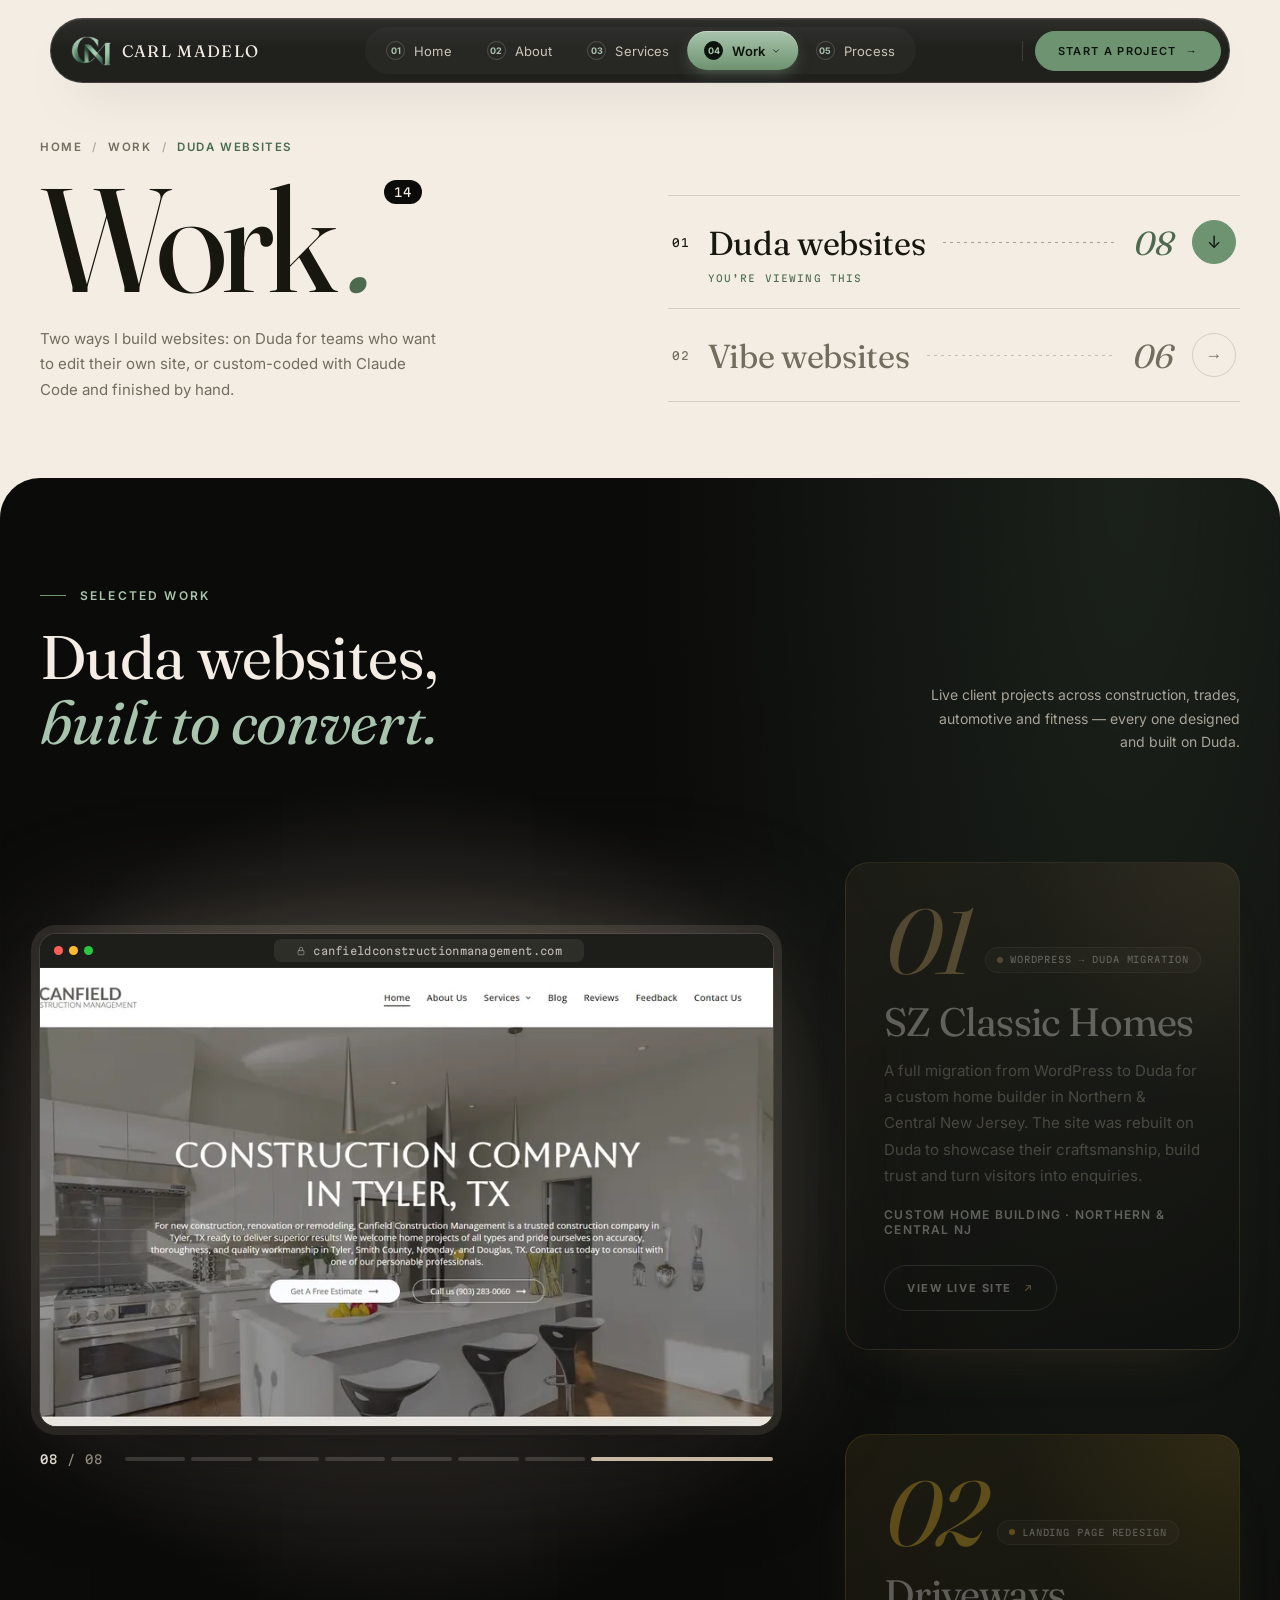
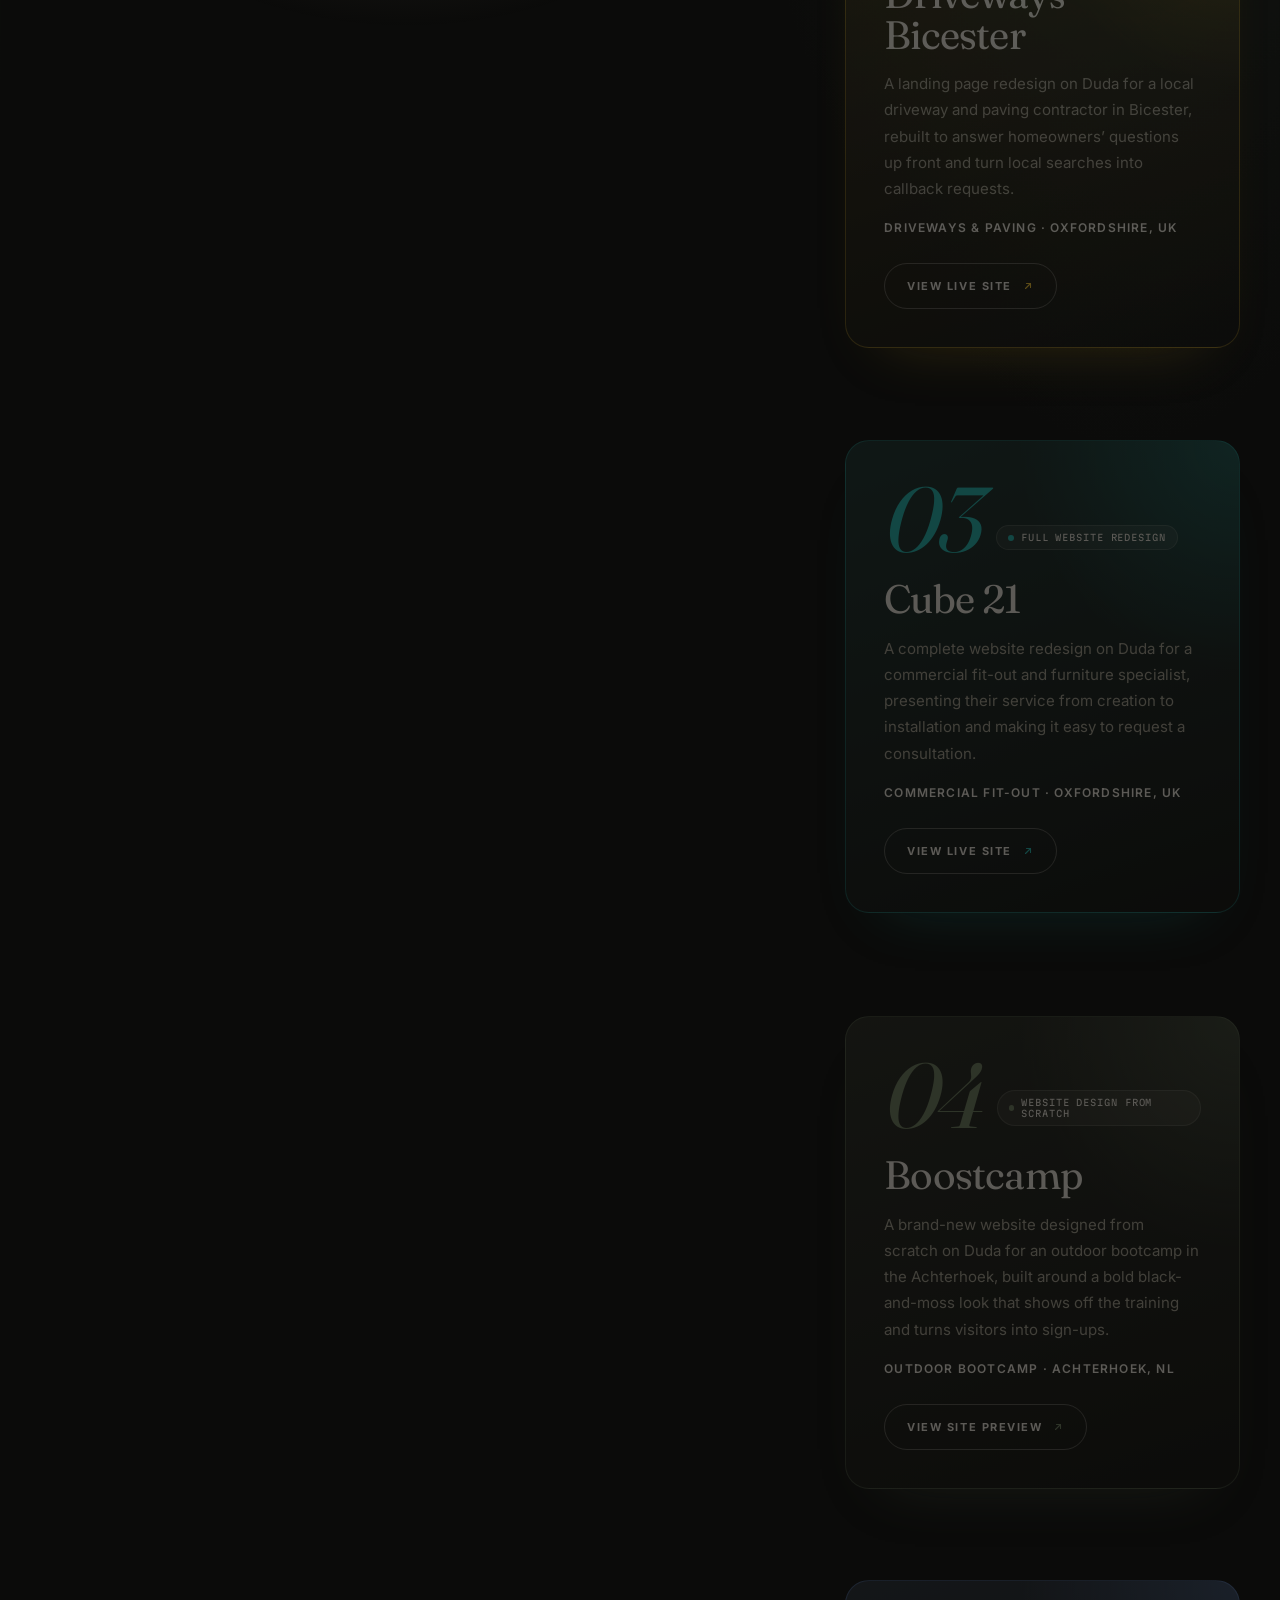
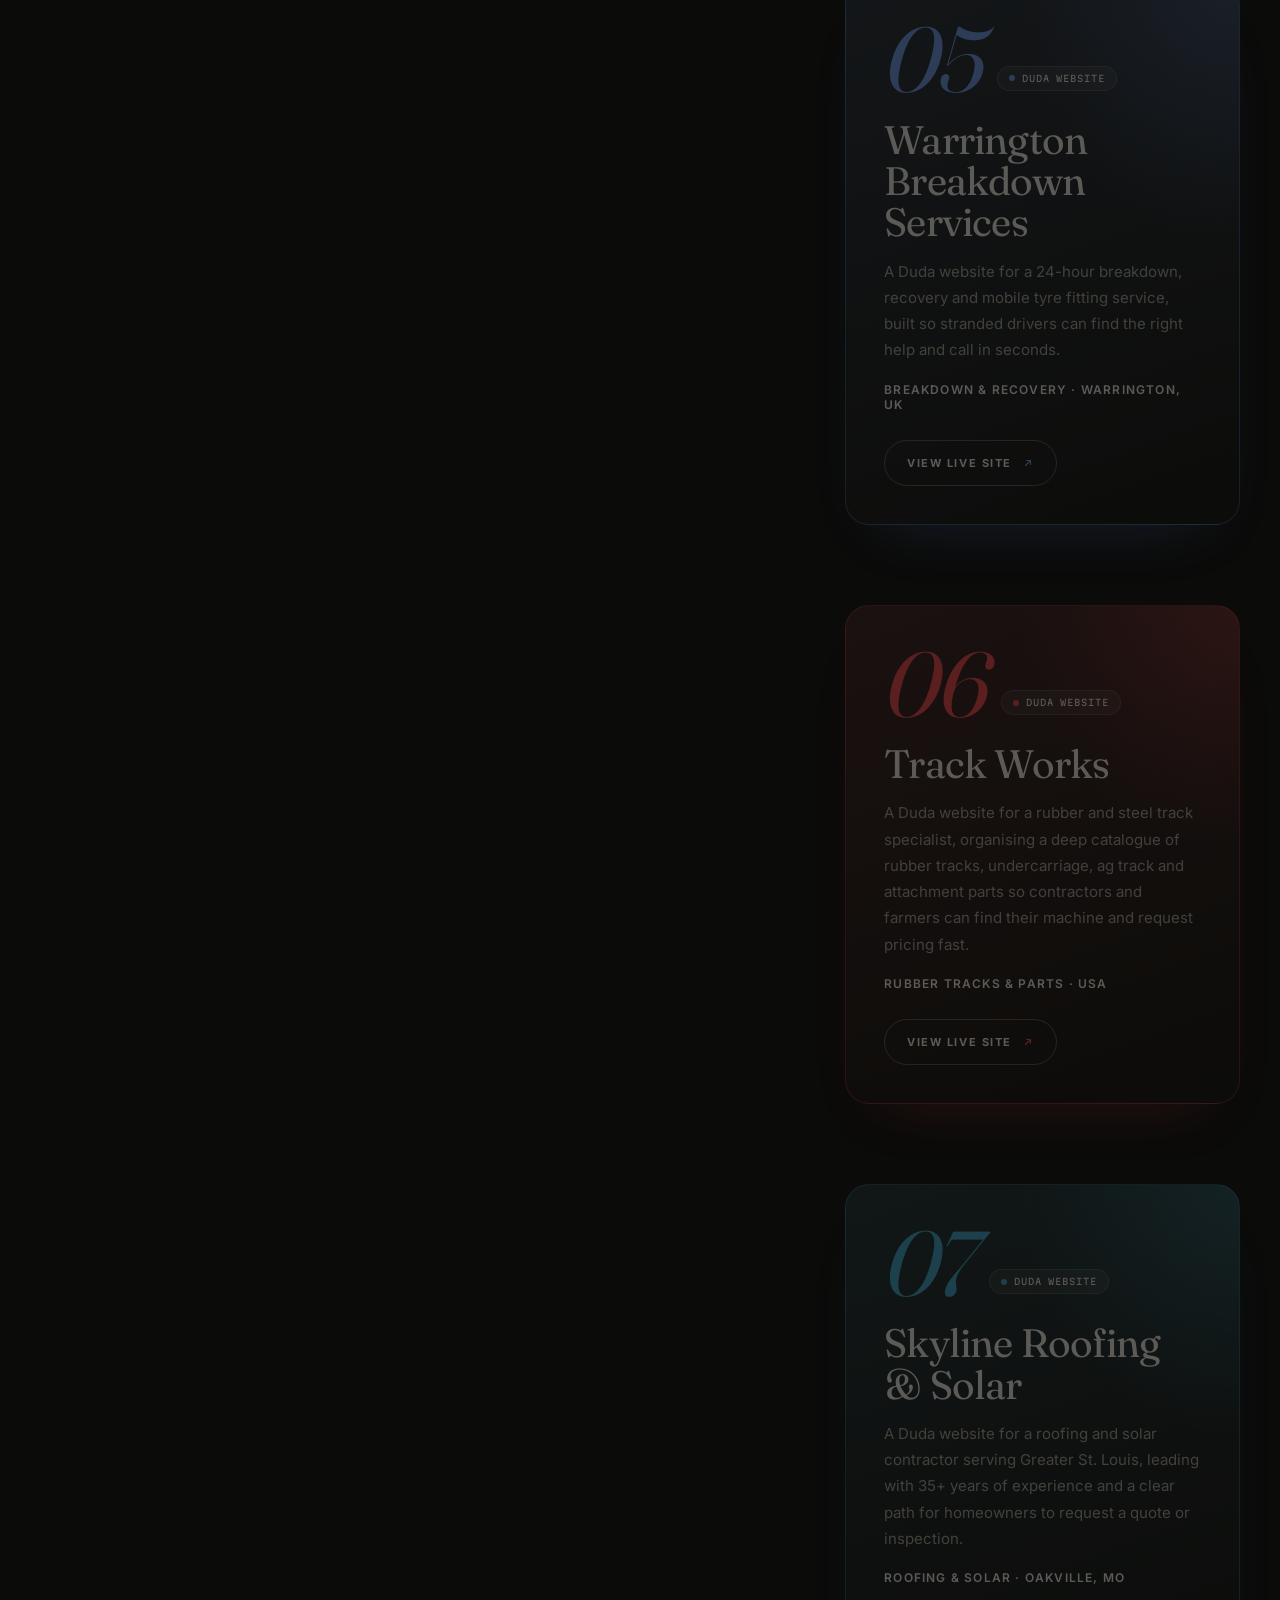
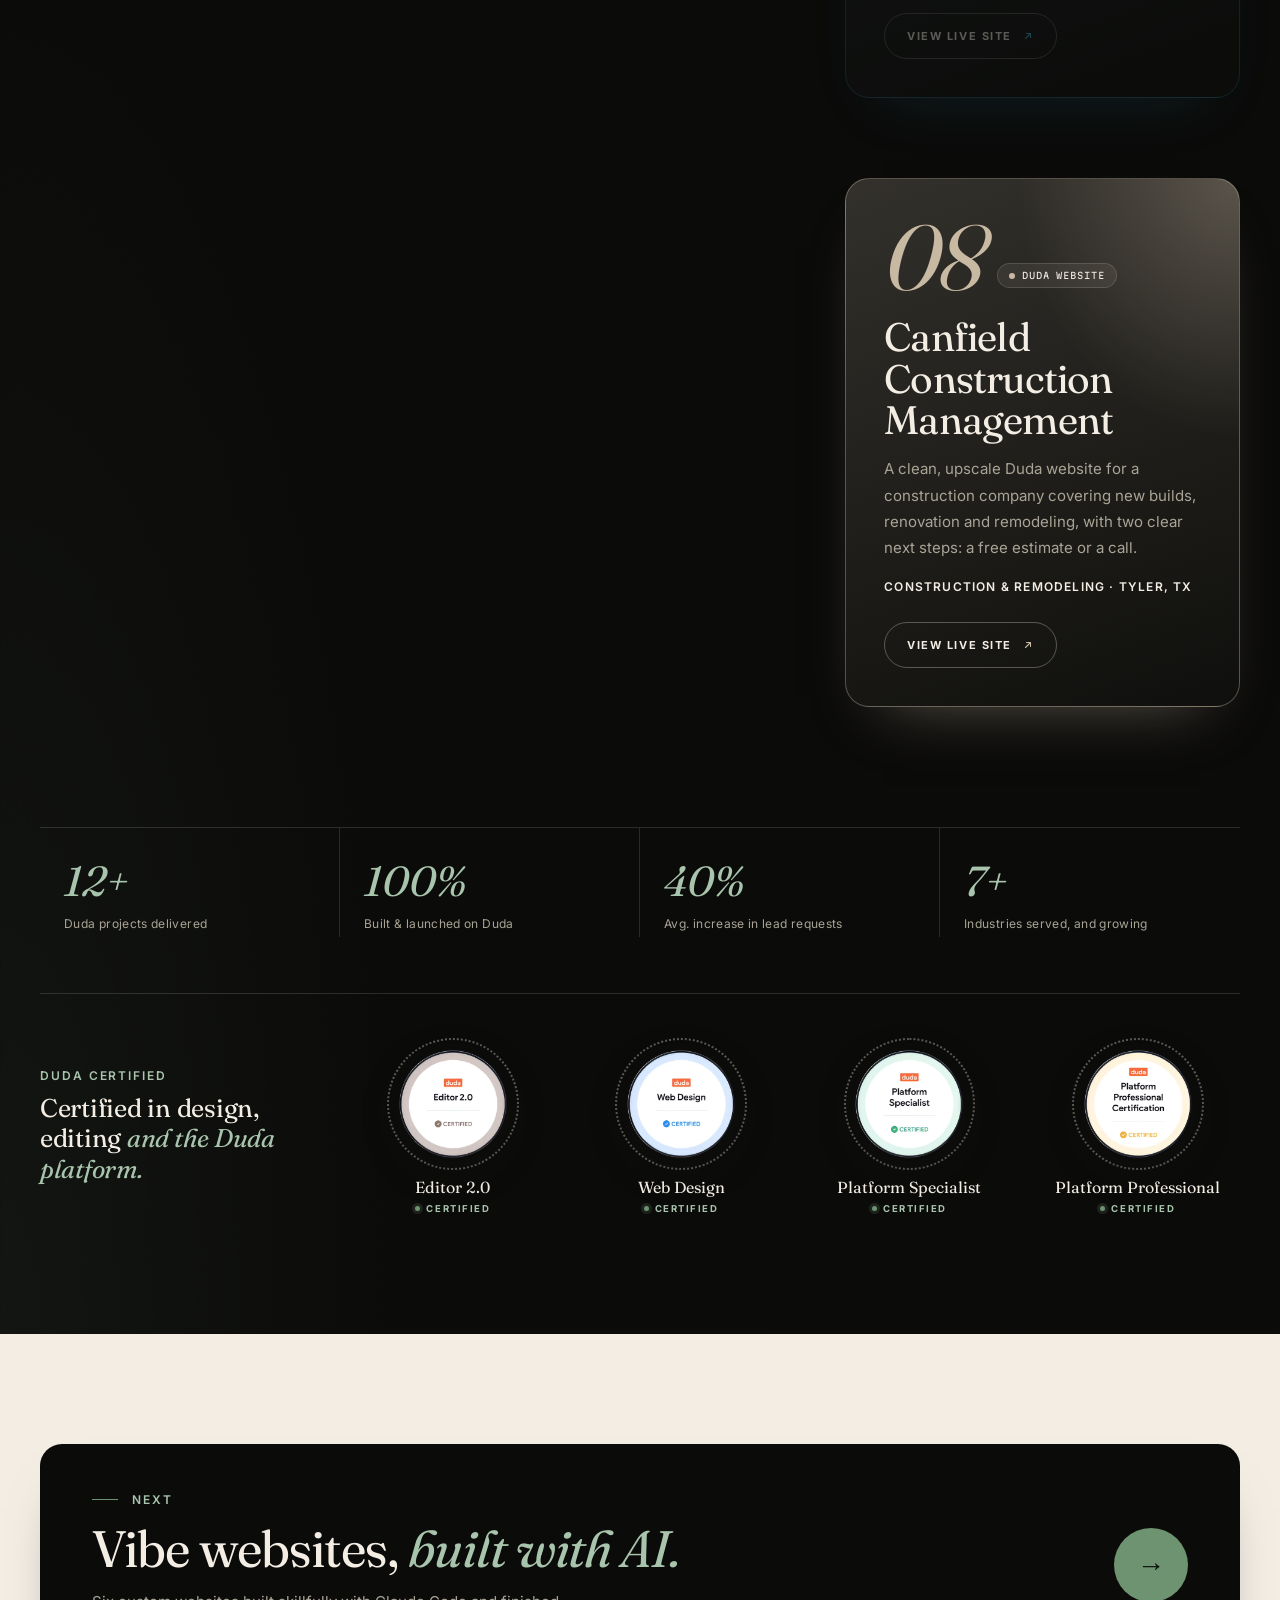
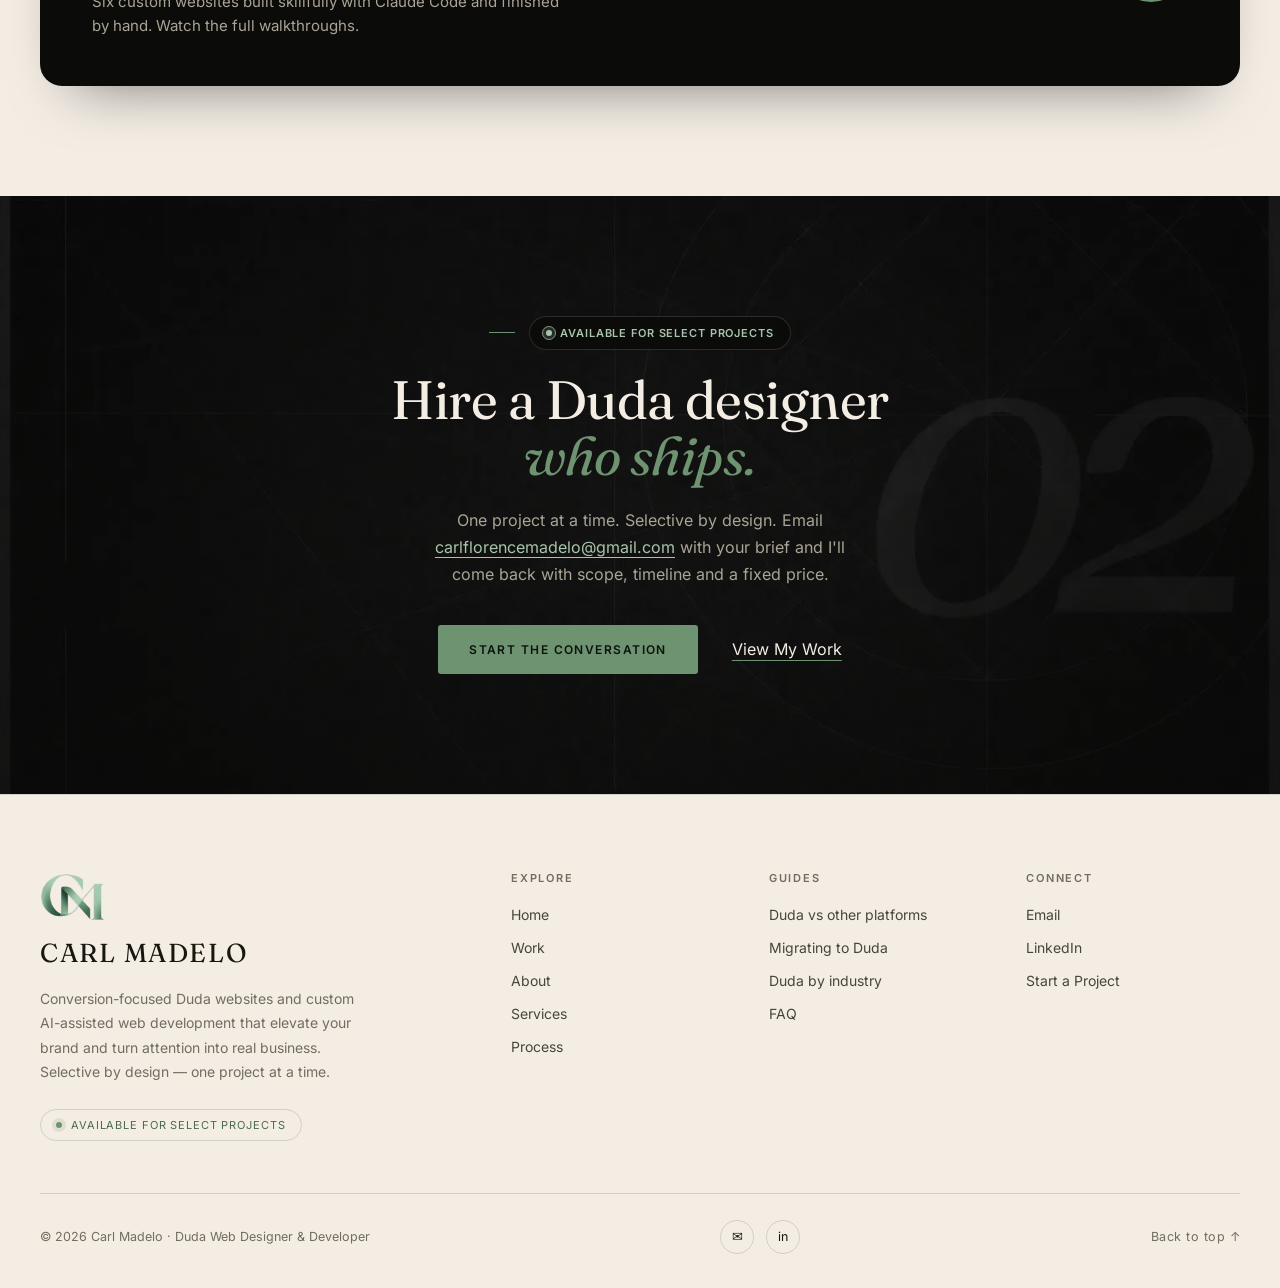
<file: duda-websites.html>
<!DOCTYPE html>
<html lang="en">
<head>
<meta charset="UTF-8">
<meta name="viewport" content="width=device-width, initial-scale=1.0">
<title>Duda Website Portfolio | Carl Madelo</title>
<meta name="description" content="Eight live Duda websites designed and built by Carl Madelo: case studies across construction, trades, automotive and fitness.">
<meta name="author" content="Carl Madelo">
<meta name="robots" content="index, follow, max-image-preview:large">
<link rel="canonical" href="https://cportfolio2.vercel.app/duda-websites.html">
<meta name="theme-color" content="#0b0b0a">
<meta property="og:type" content="website">
<meta property="og:title" content="Duda Website Portfolio | Carl Madelo">
<meta property="og:description" content="Eight live Duda websites designed and built by Carl Madelo: case studies across construction, trades, automotive and fitness.">
<meta property="og:url" content="https://cportfolio2.vercel.app/duda-websites.html">
<meta property="og:site_name" content="Carl Madelo">
<meta property="og:image" content="https://cportfolio2.vercel.app/og-image.jpg">
<meta property="og:image:width" content="1200">
<meta property="og:image:height" content="630">
<meta name="twitter:card" content="summary_large_image">
<meta name="twitter:title" content="Duda Website Portfolio | Carl Madelo">
<meta name="twitter:description" content="Eight live Duda websites designed and built by Carl Madelo: case studies across construction, trades, automotive and fitness.">
<meta name="twitter:image" content="https://cportfolio2.vercel.app/og-image.jpg">
<link rel="icon" href="favicon.png" type="image/png" sizes="64x64">
<link rel="apple-touch-icon" href="apple-touch-icon.png">
<link rel="preload" href="fonts/fraunces-latin-opsz-normal.woff2" as="font" type="font/woff2" crossorigin>
<link rel="preload" href="fonts/inter-latin-wght-normal.woff2" as="font" type="font/woff2" crossorigin>
<link rel="stylesheet" href="site.css">
</head>
<body data-page="work">

<a href="#main" class="skip-link">Skip to content</a>

<div class="progress-bar" id="progressBar" aria-hidden="true"></div>

<header id="siteHeader">
  <nav class="navbar" aria-label="Primary">
    <a href="/" class="brand">
      <img class="brand-logo" src="logo.webp" alt="" width="216" height="159" aria-hidden="true" decoding="async">
      <span class="logo">Carl Madelo</span>
    </a>
    <div class="nav-links" id="navLinks">
      <span class="nav-liquid" id="navLiquid" aria-hidden="true"></span>
      <a href="index.html#home" data-section="home"><span class="mi-idx">01</span>Home</a>
      <a href="index.html#about" data-section="about"><span class="mi-idx">02</span>About</a>
      <a href="index.html#services" data-section="services"><span class="mi-idx">03</span>Services</a>
      <div class="nav-drop">
        <a href="index.html#work" data-section="work" data-also="vibe-coding vibe-builds"><span class="mi-idx">04</span>Work<svg class="nav-caret" viewBox="0 0 24 24" fill="none" stroke="currentColor" stroke-width="2.4" stroke-linecap="round" stroke-linejoin="round" aria-hidden="true"><path d="m6 9 6 6 6-6"/></svg></a>
        <div class="nav-sub">
          <a href="duda-websites.html"><span class="ns-ico"><svg viewBox="0 0 24 24" fill="none" stroke="currentColor" stroke-width="1.8" stroke-linecap="round" stroke-linejoin="round" aria-hidden="true"><rect x="3" y="4" width="18" height="16" rx="2"/><path d="M3 9h18M9 9v11"/></svg></span><span class="ns-txt"><b>Duda websites</b><small>Case studies &amp; live client sites</small></span></a>
          <a href="vibe-websites.html"><span class="ns-ico"><svg viewBox="0 0 24 24" fill="none" stroke="currentColor" stroke-width="1.8" stroke-linecap="round" stroke-linejoin="round" aria-hidden="true"><path d="m8 8-4 4 4 4M16 8l4 4-4 4M13.5 5l-3 14"/></svg></span><span class="ns-txt"><b>Vibe websites</b><small>Built skillfully with AI, finished by hand</small></span></a>
        </div>
      </div>
      <a href="index.html#how" data-section="how"><span class="mi-idx">05</span>Process</a>
    </div>
    <div class="nav-right">
      <a href="#contact" class="btn nav-cta">Start a Project <span class="arrow">→</span></a>
      <button class="burger" id="burger" aria-label="Toggle menu" aria-expanded="false" aria-controls="mobileMenu">
        <span></span><span></span><span></span>
      </button>
    </div>
  </nav>

  <div class="mobile-menu" id="mobileMenu" aria-hidden="true">
    <div class="mm-main">
      <div class="mm-top">
        <span class="mm-eyebrow">Menu</span>
        <button class="mm-back" id="mmBack" type="button" aria-label="Close menu">
          <span class="mm-back-arrow" aria-hidden="true">&#8592;</span> Back
        </button>
      </div>
      <nav class="mobile-links" aria-label="Mobile">
        <a href="index.html#home"><span class="mi-idx">01</span>Home</a>
        <a href="index.html#about"><span class="mi-idx">02</span>About</a>
        <a href="index.html#services"><span class="mi-idx">03</span>Services</a>
        <a href="index.html#work"><span class="mi-idx">04</span>Work</a>
        <a href="duda-websites.html" class="mm-sub"><span class="mm-sub-mark" aria-hidden="true">&#8627;</span>Duda websites</a>
        <a href="vibe-websites.html" class="mm-sub"><span class="mm-sub-mark" aria-hidden="true">&#8627;</span>Vibe websites</a>
        <a href="index.html#how"><span class="mi-idx">05</span>Process</a>
      </nav>
    </div>
    <div class="mm-footer">
      <span class="mm-avail"><span class="dot"></span>Available for select projects</span>
      <div class="mm-contact">
        <span class="mm-label">Get in touch</span>
        <a href="mailto:carlflorencemadelo@gmail.com" class="mm-email">carlflorencemadelo@gmail.com</a>
      </div>
      <a href="#contact" class="btn btn-solid mm-cta">Start a Project</a>
      <div class="mm-social">
        <a href="mailto:carlflorencemadelo@gmail.com" aria-label="Email Carl Madelo">&#9993;</a>
        <a href="https://www.linkedin.com/in/carlmadelo/" target="_blank" rel="noopener" aria-label="Carl Madelo on LinkedIn">in</a>
      </div>
      <span class="mm-meta">&copy; 2026 Carl Madelo &middot; Duda Web Designer &amp; Developer</span>
    </div>
  </div>
</header>

<main id="main">
  <div class="page-top">
    <div class="wrap pt-grid">
      <div class="pt-left">
        <nav class="crumbs" aria-label="Breadcrumb"><a href="index.html">Home</a><span class="sep" aria-hidden="true">/</span><a href="index.html#work">Work</a><span class="sep" aria-hidden="true">/</span><span aria-current="page">Duda websites</span></nav>
        <p class="pt-word" aria-hidden="true">Work<em>.</em><sup>14</sup></p>
        <p class="pt-sub">Two ways I build websites: on Duda for teams who want to edit their own site, or custom-coded with Claude Code and finished by hand.</p>
      </div>
      <nav class="pt-index" aria-label="Work type">
        <a aria-current="page" href="duda-websites.html"><span class="pi-no">01</span><span class="pi-name">Duda websites</span><span class="pi-line" aria-hidden="true"></span><span class="pi-count">08</span><span class="pi-go" aria-hidden="true">&#8595;</span><span class="pi-here">You&#8217;re viewing this</span></a>
        <a href="vibe-websites.html"><span class="pi-no">02</span><span class="pi-name">Vibe websites</span><span class="pi-line" aria-hidden="true"></span><span class="pi-count">06</span><span class="pi-go" aria-hidden="true">&#8594;</span></a>
      </nav>
    </div>
  </div>

  <section id="work" class="is-dark">
    <div class="wrap">
      <div class="section-head reveal">
        <div>
          <p class="eyebrow">Selected Work</p>
          <h1>Duda websites,<br><em>built to convert.</em></h1>
        </div>
        <p class="note">Live client projects across construction, trades, automotive and fitness — every one designed and built on Duda.</p>
      </div>

      <div class="sx" style="--sx-acc:#caa56b">
        <div class="sx-media">
          <a class="sx-device" href="https://www.szclassichomes.com/" target="_blank" rel="noopener" tabindex="-1" aria-hidden="true">
            <span class="sx-chrome"><i></i><i></i><i></i><span class="sx-url"><svg viewBox="0 0 24 24" fill="none" stroke="currentColor" stroke-width="2.2" stroke-linecap="round" stroke-linejoin="round" aria-hidden="true"><rect x="5" y="11" width="14" height="10" rx="2"/><path d="M8 11V7a4 4 0 0 1 8 0v4"/></svg><span class="sx-url-text">szclassichomes.com</span></span></span>
            <span class="sx-screens">
              <img src="szclassic.webp" alt="" width="900" height="551" fetchpriority="high" decoding="async">
              <img src="drivewaysbicester.webp" alt="" width="900" height="480" loading="lazy" decoding="async">
              <img src="cube21.webp" alt="" width="900" height="611" loading="lazy" decoding="async">
              <img src="boostcamp.webp" alt="" width="900" height="590" loading="lazy" decoding="async">
              <img src="warrington-breakdown.webp" alt="" width="960" height="600" loading="lazy" decoding="async">
              <img src="trackworks.webp" alt="" width="960" height="600" loading="lazy" decoding="async">
              <img src="skyline-roofing.webp" alt="" width="960" height="490" loading="lazy" decoding="async">
              <img src="canfield-construction.webp" alt="" width="960" height="514" loading="lazy" decoding="async">
            </span>
            <span class="sx-visit">Visit live site<svg viewBox="0 0 24 24" fill="none" stroke="currentColor" stroke-width="2.2" stroke-linecap="round" stroke-linejoin="round" aria-hidden="true"><path d="M7 17 17 7M9 7h8v8"/></svg></span>
          </a>
          <div class="sx-meta">
            <span class="sx-count" aria-hidden="true"><b>01</b> / 08</span>
            <nav class="sx-segs" aria-label="Jump to a project"><button class="sx-seg" type="button" style="--acc:#caa56b" aria-label="Show project 01: SZ Classic Homes"></button><button class="sx-seg" type="button" style="--acc:#f2c12e" aria-label="Show project 02: Driveways Bicester"></button><button class="sx-seg" type="button" style="--acc:#22b8b2" aria-label="Show project 03: Cube 21"></button><button class="sx-seg" type="button" style="--acc:#718162" aria-label="Show project 04: Boostcamp"></button><button class="sx-seg" type="button" style="--acc:#6f9be8" aria-label="Show project 05: Warrington Breakdown Services"></button><button class="sx-seg" type="button" style="--acc:#f0464b" aria-label="Show project 06: Track Works"></button><button class="sx-seg" type="button" style="--acc:#3fa7c9" aria-label="Show project 07: Skyline Roofing &amp; Solar"></button><button class="sx-seg" type="button" style="--acc:#c8b9a3" aria-label="Show project 08: Canfield Construction Management"></button></nav>
          </div>
        </div>
        <ol class="sx-list">
          <li class="sx-item" style="--acc:#caa56b" data-host="szclassichomes.com" data-href="https://www.szclassichomes.com/">
            <span class="sx-thumb" aria-hidden="true"><span class="sx-chrome"><i></i><i></i><i></i><span class="sx-url">szclassichomes.com</span></span><img src="szclassic.webp" alt="" width="900" height="551" loading="lazy" decoding="async"></span>
            <div class="sx-card">
              <div class="sx-head"><span class="sx-num" aria-hidden="true">01</span><span class="sx-type">WordPress &#8594; Duda migration</span></div>
              <h2 class="sx-title">SZ Classic Homes</h2>
              <p class="sx-lede">A full migration from WordPress to Duda for a custom home builder in Northern &amp; Central New Jersey. The site was rebuilt on Duda to showcase their craftsmanship, build trust and turn visitors into enquiries.</p>
              <p class="sx-tags">Custom home building &middot; Northern &amp; Central NJ</p>
              <a class="sx-link" href="https://www.szclassichomes.com/" target="_blank" rel="noopener">View live site<svg viewBox="0 0 24 24" fill="none" stroke="currentColor" stroke-width="2.2" stroke-linecap="round" stroke-linejoin="round" aria-hidden="true"><path d="M7 17 17 7M9 7h8v8"/></svg><span class="sr-only"> of SZ Classic Homes (opens in a new tab)</span></a>
            </div>
          </li>
          <li class="sx-item" style="--acc:#f2c12e" data-host="drivewaysbicester.co.uk" data-href="https://www.drivewaysbicester.co.uk/">
            <span class="sx-thumb" aria-hidden="true"><span class="sx-chrome"><i></i><i></i><i></i><span class="sx-url">drivewaysbicester.co.uk</span></span><img src="drivewaysbicester.webp" alt="" width="900" height="480" loading="lazy" decoding="async"></span>
            <div class="sx-card">
              <div class="sx-head"><span class="sx-num" aria-hidden="true">02</span><span class="sx-type">Landing page redesign</span></div>
              <h2 class="sx-title">Driveways Bicester</h2>
              <p class="sx-lede">A landing page redesign on Duda for a local driveway and paving contractor in Bicester, rebuilt to answer homeowners&#8217; questions up front and turn local searches into callback requests.</p>
              <p class="sx-tags">Driveways &amp; paving &middot; Oxfordshire, UK</p>
              <a class="sx-link" href="https://www.drivewaysbicester.co.uk/" target="_blank" rel="noopener">View live site<svg viewBox="0 0 24 24" fill="none" stroke="currentColor" stroke-width="2.2" stroke-linecap="round" stroke-linejoin="round" aria-hidden="true"><path d="M7 17 17 7M9 7h8v8"/></svg><span class="sr-only"> of Driveways Bicester (opens in a new tab)</span></a>
            </div>
          </li>
          <li class="sx-item" style="--acc:#22b8b2" data-host="cube21.co.uk" data-href="https://www.cube21.co.uk/">
            <span class="sx-thumb" aria-hidden="true"><span class="sx-chrome"><i></i><i></i><i></i><span class="sx-url">cube21.co.uk</span></span><img src="cube21.webp" alt="" width="900" height="611" loading="lazy" decoding="async"></span>
            <div class="sx-card">
              <div class="sx-head"><span class="sx-num" aria-hidden="true">03</span><span class="sx-type">Full website redesign</span></div>
              <h2 class="sx-title">Cube 21</h2>
              <p class="sx-lede">A complete website redesign on Duda for a commercial fit-out and furniture specialist, presenting their service from creation to installation and making it easy to request a consultation.</p>
              <p class="sx-tags">Commercial fit-out &middot; Oxfordshire, UK</p>
              <a class="sx-link" href="https://www.cube21.co.uk/" target="_blank" rel="noopener">View live site<svg viewBox="0 0 24 24" fill="none" stroke="currentColor" stroke-width="2.2" stroke-linecap="round" stroke-linejoin="round" aria-hidden="true"><path d="M7 17 17 7M9 7h8v8"/></svg><span class="sr-only"> of Cube 21 (opens in a new tab)</span></a>
            </div>
          </li>
          <li class="sx-item" style="--acc:#718162" data-host="Duda site preview" data-href="https://preview.duda.co/preview/67d8eae4?t=1792675504113&amp;preview_auth=1ntYKTPluOaMvQTjr9NNvjnzzJRcMuk6&amp;device=all">
            <span class="sx-thumb" aria-hidden="true"><span class="sx-chrome"><i></i><i></i><i></i><span class="sx-url">Duda site preview</span></span><img src="boostcamp.webp" alt="" width="900" height="590" loading="lazy" decoding="async"></span>
            <div class="sx-card">
              <div class="sx-head"><span class="sx-num" aria-hidden="true">04</span><span class="sx-type">Website design from scratch</span></div>
              <h2 class="sx-title">Boostcamp</h2>
              <p class="sx-lede">A brand-new website designed from scratch on Duda for an outdoor bootcamp in the Achterhoek, built around a bold black-and-moss look that shows off the training and turns visitors into sign-ups.</p>
              <p class="sx-tags">Outdoor bootcamp &middot; Achterhoek, NL</p>
              <a class="sx-link" href="https://preview.duda.co/preview/67d8eae4?t=1792675504113&amp;preview_auth=1ntYKTPluOaMvQTjr9NNvjnzzJRcMuk6&amp;device=all" target="_blank" rel="noopener">View site preview<svg viewBox="0 0 24 24" fill="none" stroke="currentColor" stroke-width="2.2" stroke-linecap="round" stroke-linejoin="round" aria-hidden="true"><path d="M7 17 17 7M9 7h8v8"/></svg><span class="sr-only"> of Boostcamp (opens in a new tab)</span></a>
            </div>
          </li>
          <li class="sx-item" style="--acc:#6f9be8" data-host="warringtonbreakdownservices.co.uk" data-href="https://www.warringtonbreakdownservices.co.uk/">
            <span class="sx-thumb" aria-hidden="true"><span class="sx-chrome"><i></i><i></i><i></i><span class="sx-url">warringtonbreakdownservices.co.uk</span></span><img src="warrington-breakdown.webp" alt="" width="960" height="600" loading="lazy" decoding="async"></span>
            <div class="sx-card">
              <div class="sx-head"><span class="sx-num" aria-hidden="true">05</span><span class="sx-type">Duda website</span></div>
              <h2 class="sx-title">Warrington Breakdown Services</h2>
              <p class="sx-lede">A Duda website for a 24-hour breakdown, recovery and mobile tyre fitting service, built so stranded drivers can find the right help and call in seconds.</p>
              <p class="sx-tags">Breakdown &amp; recovery &middot; Warrington, UK</p>
              <a class="sx-link" href="https://www.warringtonbreakdownservices.co.uk/" target="_blank" rel="noopener">View live site<svg viewBox="0 0 24 24" fill="none" stroke="currentColor" stroke-width="2.2" stroke-linecap="round" stroke-linejoin="round" aria-hidden="true"><path d="M7 17 17 7M9 7h8v8"/></svg><span class="sr-only"> of Warrington Breakdown Services (opens in a new tab)</span></a>
            </div>
          </li>
          <li class="sx-item" style="--acc:#f0464b" data-host="trackworks1.com" data-href="https://www.trackworks1.com/">
            <span class="sx-thumb" aria-hidden="true"><span class="sx-chrome"><i></i><i></i><i></i><span class="sx-url">trackworks1.com</span></span><img src="trackworks.webp" alt="" width="960" height="600" loading="lazy" decoding="async"></span>
            <div class="sx-card">
              <div class="sx-head"><span class="sx-num" aria-hidden="true">06</span><span class="sx-type">Duda website</span></div>
              <h2 class="sx-title">Track Works</h2>
              <p class="sx-lede">A Duda website for a rubber and steel track specialist, organising a deep catalogue of rubber tracks, undercarriage, ag track and attachment parts so contractors and farmers can find their machine and request pricing fast.</p>
              <p class="sx-tags">Rubber tracks &amp; parts &middot; USA</p>
              <a class="sx-link" href="https://www.trackworks1.com/" target="_blank" rel="noopener">View live site<svg viewBox="0 0 24 24" fill="none" stroke="currentColor" stroke-width="2.2" stroke-linecap="round" stroke-linejoin="round" aria-hidden="true"><path d="M7 17 17 7M9 7h8v8"/></svg><span class="sr-only"> of Track Works (opens in a new tab)</span></a>
            </div>
          </li>
          <li class="sx-item" style="--acc:#3fa7c9" data-host="skylineroofsolar.com" data-href="https://www.skylineroofsolar.com/">
            <span class="sx-thumb" aria-hidden="true"><span class="sx-chrome"><i></i><i></i><i></i><span class="sx-url">skylineroofsolar.com</span></span><img src="skyline-roofing.webp" alt="" width="960" height="490" loading="lazy" decoding="async"></span>
            <div class="sx-card">
              <div class="sx-head"><span class="sx-num" aria-hidden="true">07</span><span class="sx-type">Duda website</span></div>
              <h2 class="sx-title">Skyline Roofing &amp; Solar</h2>
              <p class="sx-lede">A Duda website for a roofing and solar contractor serving Greater St. Louis, leading with 35+ years of experience and a clear path for homeowners to request a quote or inspection.</p>
              <p class="sx-tags">Roofing &amp; solar &middot; Oakville, MO</p>
              <a class="sx-link" href="https://www.skylineroofsolar.com/" target="_blank" rel="noopener">View live site<svg viewBox="0 0 24 24" fill="none" stroke="currentColor" stroke-width="2.2" stroke-linecap="round" stroke-linejoin="round" aria-hidden="true"><path d="M7 17 17 7M9 7h8v8"/></svg><span class="sr-only"> of Skyline Roofing &amp; Solar (opens in a new tab)</span></a>
            </div>
          </li>
          <li class="sx-item" style="--acc:#c8b9a3" data-host="canfieldconstructionmanagement.com" data-href="https://www.canfieldconstructionmanagement.com/">
            <span class="sx-thumb" aria-hidden="true"><span class="sx-chrome"><i></i><i></i><i></i><span class="sx-url">canfieldconstructionmanagement.com</span></span><img src="canfield-construction.webp" alt="" width="960" height="514" loading="lazy" decoding="async"></span>
            <div class="sx-card">
              <div class="sx-head"><span class="sx-num" aria-hidden="true">08</span><span class="sx-type">Duda website</span></div>
              <h2 class="sx-title">Canfield Construction Management</h2>
              <p class="sx-lede">A clean, upscale Duda website for a construction company covering new builds, renovation and remodeling, with two clear next steps: a free estimate or a call.</p>
              <p class="sx-tags">Construction &amp; remodeling &middot; Tyler, TX</p>
              <a class="sx-link" href="https://www.canfieldconstructionmanagement.com/" target="_blank" rel="noopener">View live site<svg viewBox="0 0 24 24" fill="none" stroke="currentColor" stroke-width="2.2" stroke-linecap="round" stroke-linejoin="round" aria-hidden="true"><path d="M7 17 17 7M9 7h8v8"/></svg><span class="sr-only"> of Canfield Construction Management (opens in a new tab)</span></a>
            </div>
          </li>
        </ol>
      </div>


      <div class="work-stats reveal">
        <div class="work-stat"><span class="num">12+</span><span class="lbl">Duda projects delivered</span></div>
        <div class="work-stat"><span class="num">100%</span><span class="lbl">Built &amp; launched on Duda</span></div>
        <div class="work-stat"><span class="num">40%</span><span class="lbl">Avg. increase in lead requests</span></div>
        <div class="work-stat"><span class="num">7+</span><span class="lbl">Industries served, and growing</span></div>
      </div>

      <div class="work-certs reveal" aria-labelledby="certsTitle">
        <div class="work-certs-label">
          <span class="wc-k">Duda certified</span>
          <h3 class="wc-t" id="certsTitle">Certified in design, editing <em>and the Duda platform.</em></h3>
        </div>
        <ul class="certs-grid">
          <li class="cert" style="--d:0.0s">
            <span class="cert-medal"><img src="duda-editor-2.webp" alt="Duda Editor 2.0 certified badge" width="360" height="360" loading="lazy" decoding="async"></span>
            <span class="cert-name">Editor 2.0</span>
            <span class="cert-tag">Certified</span>
          </li>
          <li class="cert" style="--d:0.1s">
            <span class="cert-medal"><img src="duda-web-design.webp" alt="Duda Web Design certified badge" width="360" height="360" loading="lazy" decoding="async"></span>
            <span class="cert-name">Web Design</span>
            <span class="cert-tag">Certified</span>
          </li>
          <li class="cert" style="--d:0.2s">
            <span class="cert-medal"><img src="duda-platform-specialist.webp" alt="Duda Platform Specialist certified badge" width="360" height="360" loading="lazy" decoding="async"></span>
            <span class="cert-name">Platform Specialist</span>
            <span class="cert-tag">Certified</span>
          </li>
          <li class="cert" style="--d:0.3s">
            <span class="cert-medal"><img src="duda-platform-professional.webp" alt="Duda Platform Professional certified badge" width="360" height="360" loading="lazy" decoding="async"></span>
            <span class="cert-name">Platform Professional</span>
            <span class="cert-tag">Certified</span>
          </li>
        </ul>
      </div>
    </div>
  </section>

  <section class="page-next">
    <div class="wrap">
      <a class="next-card reveal" href="vibe-websites.html">
        <span><span class="eyebrow light">Next</span><span class="next-title">Vibe websites, <em>built with AI.</em></span><span class="next-sub">Six custom websites built skillfully with Claude Code and finished by hand. Watch the full walkthroughs.</span></span>
        <span class="next-arrow" aria-hidden="true">&#8594;</span>
      </a>
    </div>
  </section>

  <section class="cta" id="contact">
    <div class="wrap cta-grid">
      <div class="reveal">
        <p class="eyebrow light"><span class="badge-avail" style="position:static; display:inline-flex;"><span class="dot"></span>Available for select projects</span></p>
        <h2>Hire a Duda designer<br><em>who ships.</em></h2>
        <p class="lede">One project at a time. Selective by design. Email <a href="mailto:carlflorencemadelo@gmail.com" style="color:var(--sage-light); text-decoration:underline; text-underline-offset:4px;">carlflorencemadelo@gmail.com</a> with your brief and I'll come back with scope, timeline and a fixed price.</p>
        <div class="cta-actions">
          <a href="mailto:carlflorencemadelo@gmail.com?subject=Duda%20project%20enquiry" class="btn btn-solid">Start the Conversation</a>
          <a href="#work" class="btn-ghost">View My Work</a>
        </div>
      </div>
    </div>
  </section>

</main>

<footer>
  <div class="wrap">
    <div class="footer-top">
      <div class="footer-brand">
        <img class="f-mark" src="logo.webp" alt="" width="216" height="159" loading="lazy" decoding="async">
        <span class="f-logo">Carl Madelo</span>
        <p>Conversion-focused Duda websites and custom AI-assisted web development that elevate your brand and turn attention into real business. Selective by design — one project at a time.</p>
        <span class="footer-avail"><span class="dot"></span> Available for select projects</span>
      </div>
      <nav class="footer-col" aria-label="Explore">
        <h2>Explore</h2>
        <ul>
          <li><a href="index.html#home">Home</a></li>
          <li><a href="index.html#work">Work</a></li>
          <li><a href="index.html#about">About</a></li>
          <li><a href="index.html#services">Services</a></li>
          <li><a href="index.html#how">Process</a></li>
        </ul>
      </nav>
      <nav class="footer-col" aria-label="Guides">
        <h2>Guides</h2>
        <ul>
          <li><a href="/duda-vs/">Duda vs other platforms</a></li>
          <li><a href="/migrate-to-duda/">Migrating to Duda</a></li>
          <li><a href="/duda-web-design/">Duda by industry</a></li>
          <li><a href="index.html#faq">FAQ</a></li>
        </ul>
      </nav>
      <nav class="footer-col" aria-label="Connect">
        <h2>Connect</h2>
        <ul>
          <li><a href="mailto:carlflorencemadelo@gmail.com">Email</a></li>
          <li><a href="https://www.linkedin.com/in/carlmadelo/" target="_blank" rel="noopener">LinkedIn</a></li>
          <li><a href="#contact">Start a Project</a></li>
        </ul>
      </nav>
    </div>
    <div class="footer-bottom">
      <span>&copy; 2026 Carl Madelo &middot; Duda Web Designer &amp; Developer</span>
      <div class="socials">
        <a href="mailto:carlflorencemadelo@gmail.com" aria-label="Email Carl Madelo">&#9993;</a>
        <a href="https://www.linkedin.com/in/carlmadelo/" target="_blank" rel="noopener" aria-label="Carl Madelo on LinkedIn">in</a>
      </div>
      <a href="index.html#home" class="to-top">Back to top &#8593;</a>
    </div>
  </div>
  <span class="footer-ghost" aria-hidden="true">Carl Madelo</span>
</footer>

<script src="site.js"></script>
</body>
</html>
</file>
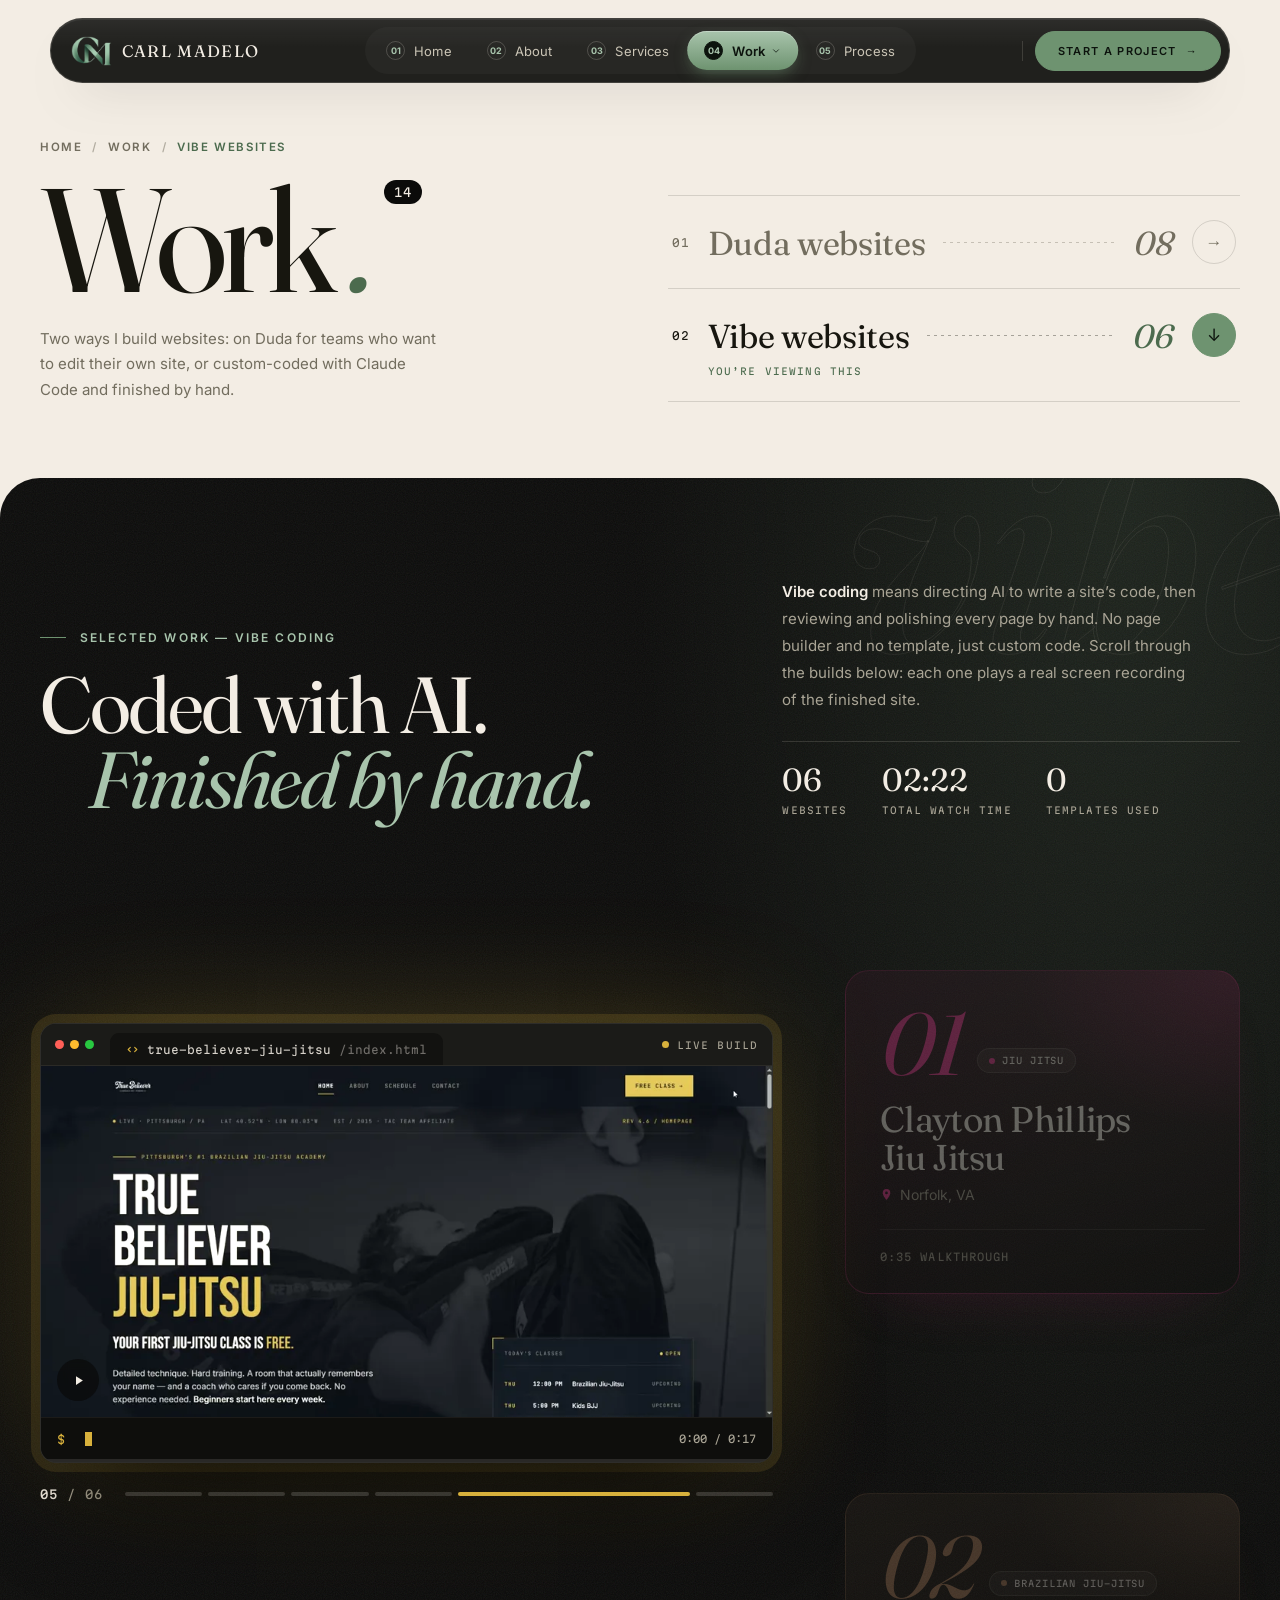
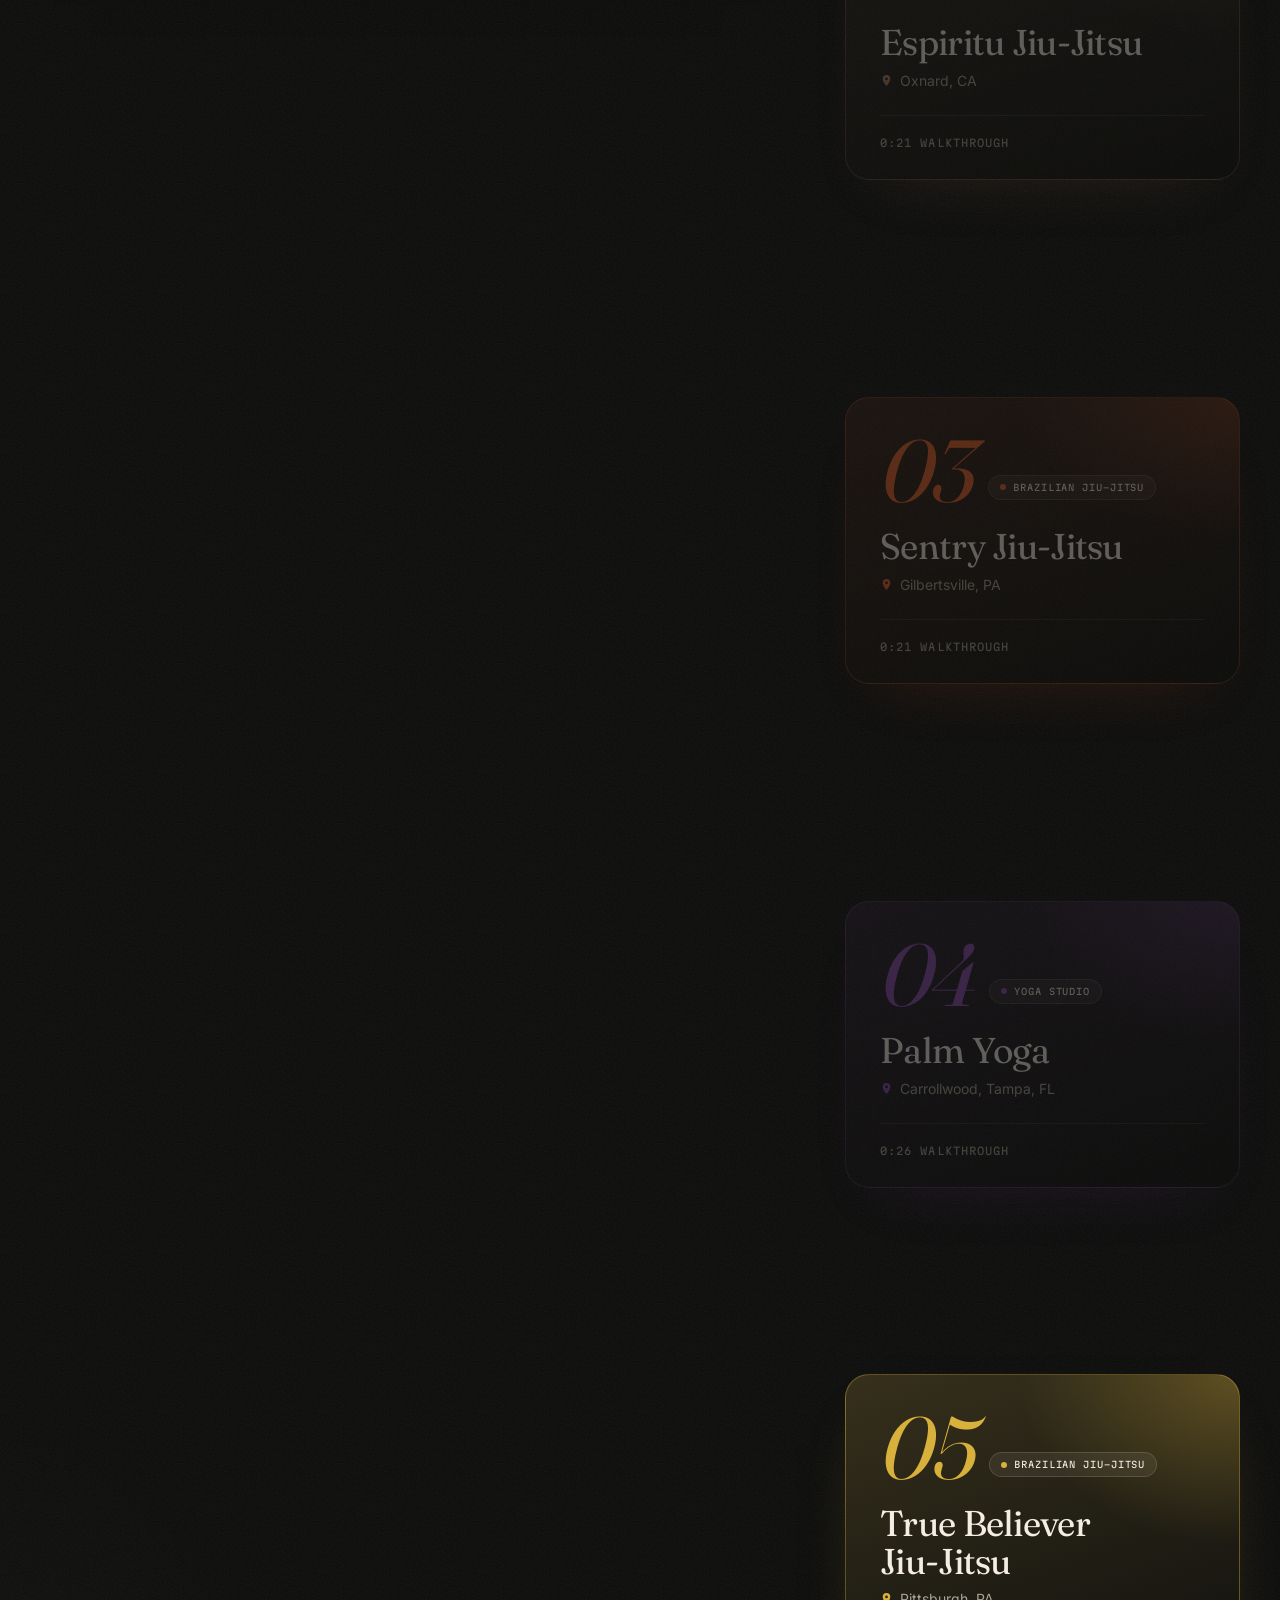
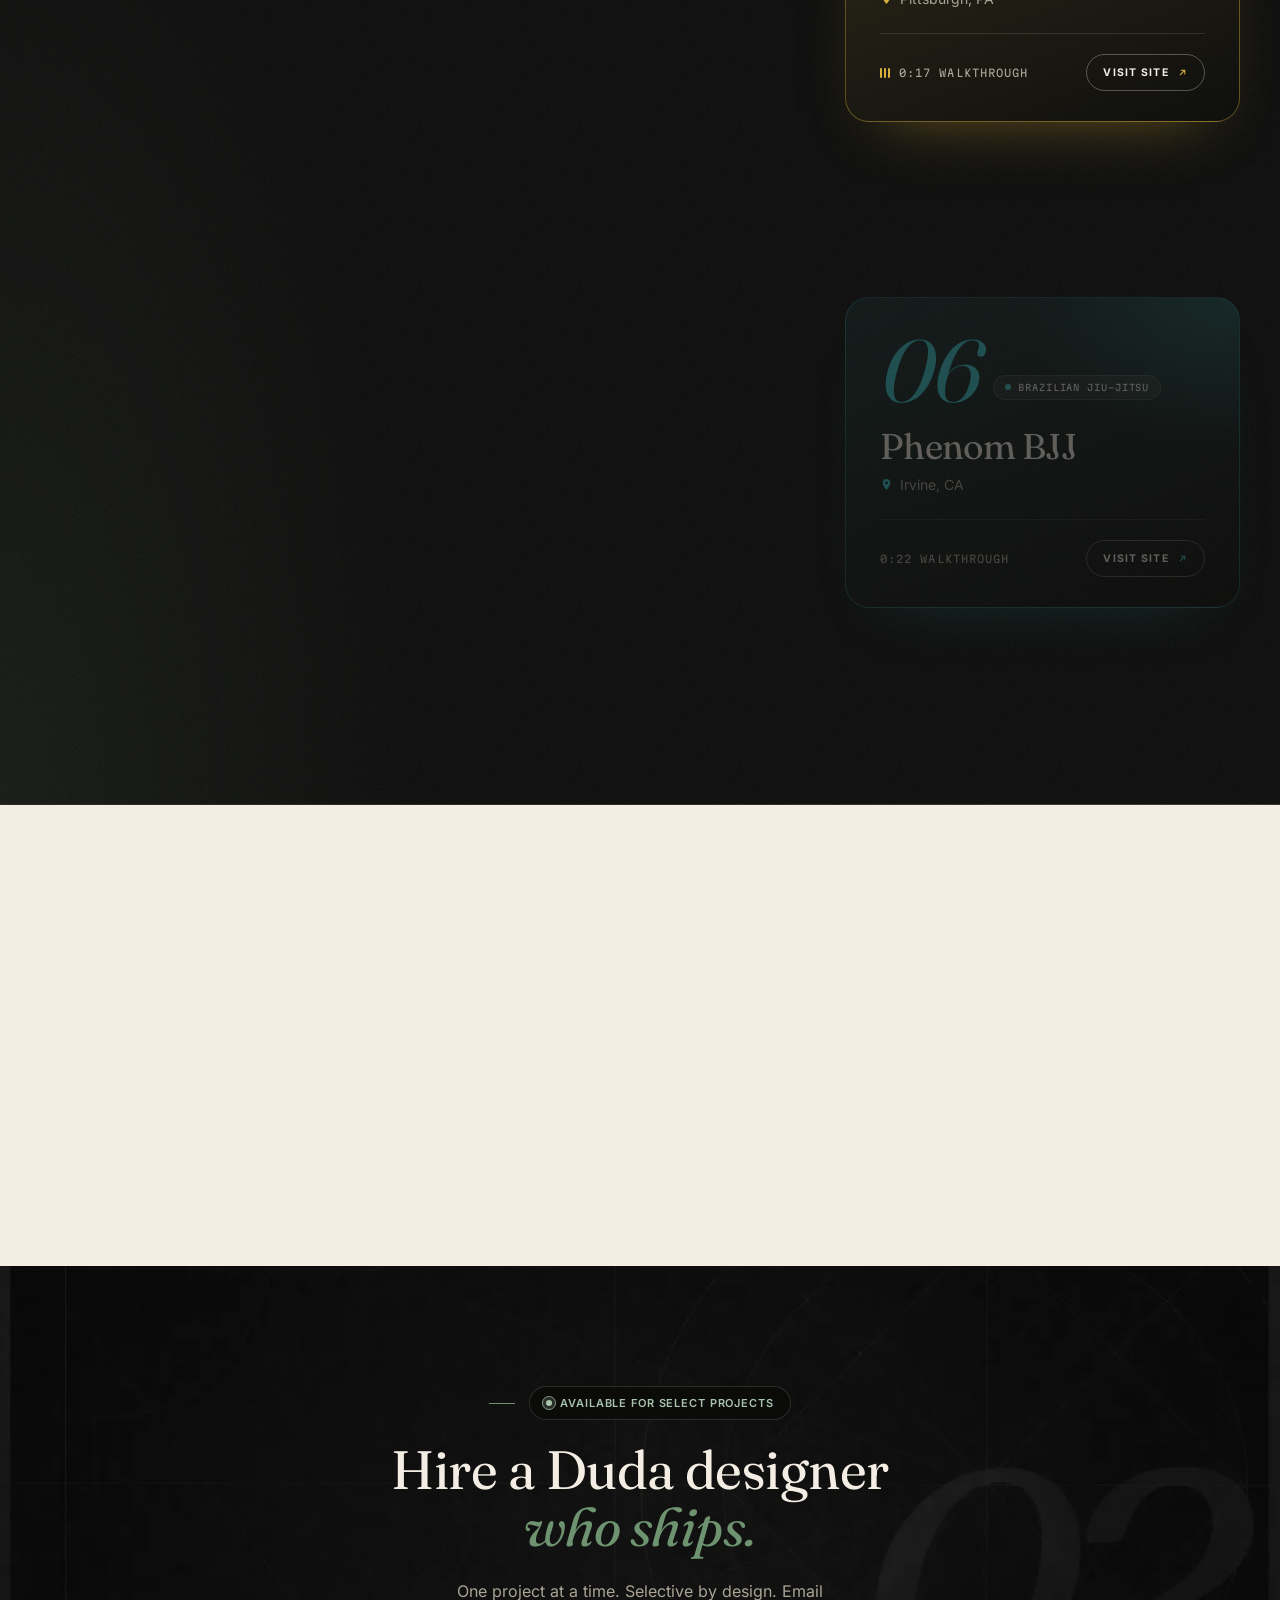
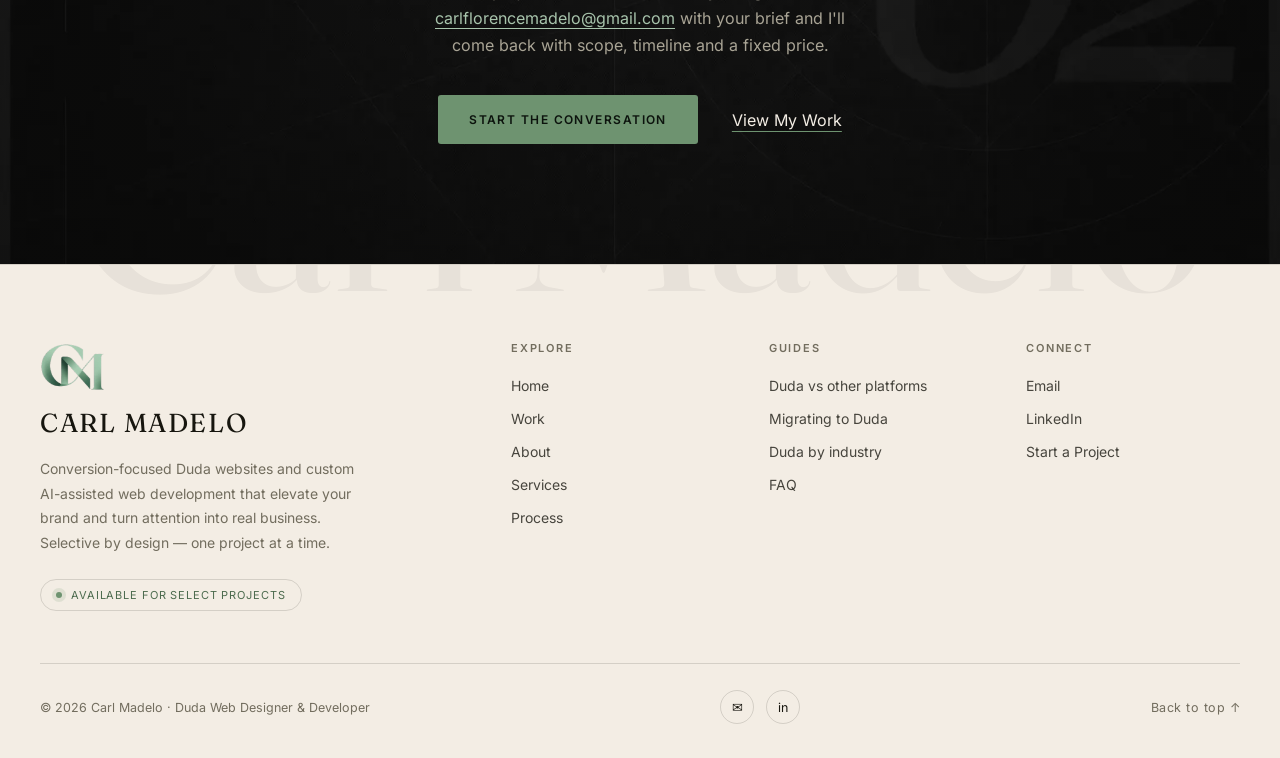
<file: vibe-websites.html>
<!DOCTYPE html>
<html lang="en">
<head>
<meta charset="UTF-8">
<meta name="viewport" content="width=device-width, initial-scale=1.0">
<title>Vibe-Coded Website Portfolio | Carl Madelo</title>
<meta name="description" content="Custom websites built skillfully with AI using Claude Code and finished by hand. Watch six full website walkthroughs.">
<meta name="author" content="Carl Madelo">
<meta name="robots" content="index, follow, max-image-preview:large">
<link rel="canonical" href="https://cportfolio2.vercel.app/vibe-websites.html">
<meta name="theme-color" content="#0b0b0a">
<meta property="og:type" content="website">
<meta property="og:title" content="Vibe-Coded Website Portfolio | Carl Madelo">
<meta property="og:description" content="Custom websites built skillfully with AI using Claude Code and finished by hand. Watch six full website walkthroughs.">
<meta property="og:url" content="https://cportfolio2.vercel.app/vibe-websites.html">
<meta property="og:site_name" content="Carl Madelo">
<meta property="og:image" content="https://cportfolio2.vercel.app/og-image.jpg">
<meta property="og:image:width" content="1200">
<meta property="og:image:height" content="630">
<meta name="twitter:card" content="summary_large_image">
<meta name="twitter:title" content="Vibe-Coded Website Portfolio | Carl Madelo">
<meta name="twitter:description" content="Custom websites built skillfully with AI using Claude Code and finished by hand. Watch six full website walkthroughs.">
<meta name="twitter:image" content="https://cportfolio2.vercel.app/og-image.jpg">
<link rel="icon" href="favicon.png" type="image/png" sizes="64x64">
<link rel="apple-touch-icon" href="apple-touch-icon.png">
<link rel="preload" href="fonts/fraunces-latin-opsz-normal.woff2" as="font" type="font/woff2" crossorigin>
<link rel="preload" href="fonts/inter-latin-wght-normal.woff2" as="font" type="font/woff2" crossorigin>
<link rel="stylesheet" href="site.css">
</head>
<body data-page="work">

<a href="#main" class="skip-link">Skip to content</a>

<div class="progress-bar" id="progressBar" aria-hidden="true"></div>

<header id="siteHeader">
  <nav class="navbar" aria-label="Primary">
    <a href="/" class="brand">
      <img class="brand-logo" src="logo.webp" alt="" width="216" height="159" aria-hidden="true" decoding="async">
      <span class="logo">Carl Madelo</span>
    </a>
    <div class="nav-links" id="navLinks">
      <span class="nav-liquid" id="navLiquid" aria-hidden="true"></span>
      <a href="index.html#home" data-section="home"><span class="mi-idx">01</span>Home</a>
      <a href="index.html#about" data-section="about"><span class="mi-idx">02</span>About</a>
      <a href="index.html#services" data-section="services"><span class="mi-idx">03</span>Services</a>
      <div class="nav-drop">
        <a href="index.html#work" data-section="work" data-also="vibe-coding vibe-builds"><span class="mi-idx">04</span>Work<svg class="nav-caret" viewBox="0 0 24 24" fill="none" stroke="currentColor" stroke-width="2.4" stroke-linecap="round" stroke-linejoin="round" aria-hidden="true"><path d="m6 9 6 6 6-6"/></svg></a>
        <div class="nav-sub">
          <a href="duda-websites.html"><span class="ns-ico"><svg viewBox="0 0 24 24" fill="none" stroke="currentColor" stroke-width="1.8" stroke-linecap="round" stroke-linejoin="round" aria-hidden="true"><rect x="3" y="4" width="18" height="16" rx="2"/><path d="M3 9h18M9 9v11"/></svg></span><span class="ns-txt"><b>Duda websites</b><small>Case studies &amp; live client sites</small></span></a>
          <a href="vibe-websites.html"><span class="ns-ico"><svg viewBox="0 0 24 24" fill="none" stroke="currentColor" stroke-width="1.8" stroke-linecap="round" stroke-linejoin="round" aria-hidden="true"><path d="m8 8-4 4 4 4M16 8l4 4-4 4M13.5 5l-3 14"/></svg></span><span class="ns-txt"><b>Vibe websites</b><small>Built skillfully with AI, finished by hand</small></span></a>
        </div>
      </div>
      <a href="index.html#how" data-section="how"><span class="mi-idx">05</span>Process</a>
    </div>
    <div class="nav-right">
      <a href="#contact" class="btn nav-cta">Start a Project <span class="arrow">→</span></a>
      <button class="burger" id="burger" aria-label="Toggle menu" aria-expanded="false" aria-controls="mobileMenu">
        <span></span><span></span><span></span>
      </button>
    </div>
  </nav>

  <div class="mobile-menu" id="mobileMenu" aria-hidden="true">
    <div class="mm-main">
      <div class="mm-top">
        <span class="mm-eyebrow">Menu</span>
        <button class="mm-back" id="mmBack" type="button" aria-label="Close menu">
          <span class="mm-back-arrow" aria-hidden="true">&#8592;</span> Back
        </button>
      </div>
      <nav class="mobile-links" aria-label="Mobile">
        <a href="index.html#home"><span class="mi-idx">01</span>Home</a>
        <a href="index.html#about"><span class="mi-idx">02</span>About</a>
        <a href="index.html#services"><span class="mi-idx">03</span>Services</a>
        <a href="index.html#work"><span class="mi-idx">04</span>Work</a>
        <a href="duda-websites.html" class="mm-sub"><span class="mm-sub-mark" aria-hidden="true">&#8627;</span>Duda websites</a>
        <a href="vibe-websites.html" class="mm-sub"><span class="mm-sub-mark" aria-hidden="true">&#8627;</span>Vibe websites</a>
        <a href="index.html#how"><span class="mi-idx">05</span>Process</a>
      </nav>
    </div>
    <div class="mm-footer">
      <span class="mm-avail"><span class="dot"></span>Available for select projects</span>
      <div class="mm-contact">
        <span class="mm-label">Get in touch</span>
        <a href="mailto:carlflorencemadelo@gmail.com" class="mm-email">carlflorencemadelo@gmail.com</a>
      </div>
      <a href="#contact" class="btn btn-solid mm-cta">Start a Project</a>
      <div class="mm-social">
        <a href="mailto:carlflorencemadelo@gmail.com" aria-label="Email Carl Madelo">&#9993;</a>
        <a href="https://www.linkedin.com/in/carlmadelo/" target="_blank" rel="noopener" aria-label="Carl Madelo on LinkedIn">in</a>
      </div>
      <span class="mm-meta">&copy; 2026 Carl Madelo &middot; Duda Web Designer &amp; Developer</span>
    </div>
  </div>
</header>

<main id="main">
  <div class="page-top">
    <div class="wrap pt-grid">
      <div class="pt-left">
        <nav class="crumbs" aria-label="Breadcrumb"><a href="index.html">Home</a><span class="sep" aria-hidden="true">/</span><a href="index.html#work">Work</a><span class="sep" aria-hidden="true">/</span><span aria-current="page">Vibe websites</span></nav>
        <p class="pt-word" aria-hidden="true">Work<em>.</em><sup>14</sup></p>
        <p class="pt-sub">Two ways I build websites: on Duda for teams who want to edit their own site, or custom-coded with Claude Code and finished by hand.</p>
      </div>
      <nav class="pt-index" aria-label="Work type">
        <a href="duda-websites.html"><span class="pi-no">01</span><span class="pi-name">Duda websites</span><span class="pi-line" aria-hidden="true"></span><span class="pi-count">08</span><span class="pi-go" aria-hidden="true">&#8594;</span></a>
        <a aria-current="page" href="vibe-websites.html"><span class="pi-no">02</span><span class="pi-name">Vibe websites</span><span class="pi-line" aria-hidden="true"></span><span class="pi-count">06</span><span class="pi-go" aria-hidden="true">&#8595;</span><span class="pi-here">You&#8217;re viewing this</span></a>
      </nav>
    </div>
  </div>

  <section class="vibe vx-sec" id="vibe-coding" aria-labelledby="vibeTitle">
    <span class="vibe-ghost" aria-hidden="true">vibe</span>
    <div class="wrap">
      <div class="vibe-head">
        <div class="reveal">
          <p class="eyebrow light">Selected Work — Vibe Coding</p>
          <h1 class="vibe-title" id="vibeTitle">Coded with AI.<em>Finished by hand.</em></h1>
        </div>
        <div class="vibe-intro reveal" style="transition-delay:.12s">
          <p><b>Vibe coding</b> means directing AI to write a site&#8217;s code, then reviewing and polishing every page by hand. No page builder and no template, just custom code. Scroll through the builds below: each one plays a real screen recording of the finished site.</p>
          <div class="vibe-facts">
            <div><b>06</b><span>Websites</span></div>
            <div><b>02:22</b><span>Total watch time</span></div>
            <div><b>0</b><span>Templates used</span></div>
          </div>
        </div>
      </div>

      <div class="vx-show is-paused" style="--vx-acc:#e5398f">
        <div class="vx-media">
          <div class="vx-window">
            <div class="vx-bar"><span class="vx-dots" aria-hidden="true"><i></i><i></i><i></i></span><span class="vx-tab"><svg viewBox="0 0 24 24" fill="none" stroke="currentColor" stroke-width="2" stroke-linecap="round" stroke-linejoin="round" aria-hidden="true"><path d="m8 8-4 4 4 4M16 8l4 4-4 4"/></svg><span class="vx-tab-name">clayton-phillips-jiu-jitsu</span><span class="vx-tab-ext">/index.html</span></span><span class="vx-live" aria-hidden="true"><i></i>Live build</span></div>
            <button class="vx-screen" type="button" aria-label="Play or pause the walkthrough">
              <video class="vx-video" muted playsinline preload="none" poster="clayton-phillips-jiu-jitsu.webp" aria-label="Clayton Phillips Jiu Jitsu website screen recording"></video>
              <span class="vx-state" aria-hidden="true"><svg class="i-play" viewBox="0 0 24 24" fill="currentColor" aria-hidden="true"><path d="M8 5v14l11-7z"/></svg><svg class="i-pause" viewBox="0 0 24 24" fill="currentColor" aria-hidden="true"><path d="M7 5h4v14H7zM13 5h4v14h-4z"/></svg></span>
            </button>
            <div class="vx-term" aria-hidden="true"><span class="vx-prompt">$</span><span class="vx-cmd">ship clayton-phillips-jiu-jitsu</span><span class="vx-caret"></span><span class="vx-time">0:00 / 0:35</span></div>
            <span class="vx-progress" aria-hidden="true"><span class="vx-fill"></span></span>
          </div>
          <div class="vx-meta">
            <span class="vx-count" aria-hidden="true"><b>01</b> / 06</span>
            <nav class="vx-segs" aria-label="Jump to a website"><button class="vx-seg" type="button" style="--acc:#e5398f" aria-label="Play website 01: Clayton Phillips Jiu Jitsu"></button><button class="vx-seg" type="button" style="--acc:#b0825f" aria-label="Play website 02: Espiritu Jiu-Jitsu"></button><button class="vx-seg" type="button" style="--acc:#e8622a" aria-label="Play website 03: Sentry Jiu-Jitsu"></button><button class="vx-seg" type="button" style="--acc:#8a4fae" aria-label="Play website 04: Palm Yoga"></button><button class="vx-seg" type="button" style="--acc:#d8b13c" aria-label="Play website 05: True Believer Jiu-Jitsu"></button><button class="vx-seg" type="button" style="--acc:#3cc3c9" aria-label="Play website 06: Phenom BJJ"></button></nav>
          </div>
        </div>
        <ol class="vx-list">
          <li class="vx-item" style="--acc:#e5398f" data-name="Clayton Phillips Jiu Jitsu" data-slug="clayton-phillips-jiu-jitsu" data-dur="34.97" data-src="clayton-phillips-jiu-jitsu.mp4" data-poster="clayton-phillips-jiu-jitsu.webp">
            <span class="vx-thumb" aria-hidden="true"><span class="vx-mbar"><i></i><i></i><i></i><span>clayton-phillips-jiu-jitsu</span></span><video muted playsinline loop preload="none" poster="clayton-phillips-jiu-jitsu.webp" data-src="clayton-phillips-jiu-jitsu.mp4"></video></span>
            <div class="vx-card">
              <div class="vx-head"><span class="vx-num" aria-hidden="true">01</span><span class="vx-type">Jiu Jitsu</span></div>
              <h2 class="vx-title">Clayton Phillips Jiu Jitsu</h2>
              <p class="vx-loc"><svg viewBox="0 0 24 24" fill="currentColor" aria-hidden="true"><path d="M12 2a7 7 0 0 0-7 7c0 5.2 7 13 7 13s7-7.8 7-13a7 7 0 0 0-7-7zm0 9.5a2.5 2.5 0 1 1 0-5 2.5 2.5 0 0 1 0 5z"/></svg>Norfolk, VA</p>
              <div class="vx-foot"><span class="vx-dur"><span class="vibe-eq" aria-hidden="true"><i></i><i></i><i></i></span>0:35 walkthrough</span></div>
            </div>
          </li>
          <li class="vx-item" style="--acc:#b0825f" data-name="Espiritu Jiu-Jitsu" data-slug="espiritu-jiu-jitsu" data-dur="21.42" data-src="espiritu-jiu-jitsu.mp4" data-poster="espiritu-jiu-jitsu.webp">
            <span class="vx-thumb" aria-hidden="true"><span class="vx-mbar"><i></i><i></i><i></i><span>espiritu-jiu-jitsu</span></span><video muted playsinline loop preload="none" poster="espiritu-jiu-jitsu.webp" data-src="espiritu-jiu-jitsu.mp4"></video></span>
            <div class="vx-card">
              <div class="vx-head"><span class="vx-num" aria-hidden="true">02</span><span class="vx-type">Brazilian Jiu-Jitsu</span></div>
              <h2 class="vx-title">Espiritu Jiu-Jitsu</h2>
              <p class="vx-loc"><svg viewBox="0 0 24 24" fill="currentColor" aria-hidden="true"><path d="M12 2a7 7 0 0 0-7 7c0 5.2 7 13 7 13s7-7.8 7-13a7 7 0 0 0-7-7zm0 9.5a2.5 2.5 0 1 1 0-5 2.5 2.5 0 0 1 0 5z"/></svg>Oxnard, CA</p>
              <div class="vx-foot"><span class="vx-dur"><span class="vibe-eq" aria-hidden="true"><i></i><i></i><i></i></span>0:21 walkthrough</span></div>
            </div>
          </li>
          <li class="vx-item" style="--acc:#e8622a" data-name="Sentry Jiu-Jitsu" data-slug="sentry-jiu-jitsu" data-dur="21.22" data-src="sentry-jiu-jitsu.mp4" data-poster="sentry-jiu-jitsu.webp">
            <span class="vx-thumb" aria-hidden="true"><span class="vx-mbar"><i></i><i></i><i></i><span>sentry-jiu-jitsu</span></span><video muted playsinline loop preload="none" poster="sentry-jiu-jitsu.webp" data-src="sentry-jiu-jitsu.mp4"></video></span>
            <div class="vx-card">
              <div class="vx-head"><span class="vx-num" aria-hidden="true">03</span><span class="vx-type">Brazilian Jiu-Jitsu</span></div>
              <h2 class="vx-title">Sentry Jiu-Jitsu</h2>
              <p class="vx-loc"><svg viewBox="0 0 24 24" fill="currentColor" aria-hidden="true"><path d="M12 2a7 7 0 0 0-7 7c0 5.2 7 13 7 13s7-7.8 7-13a7 7 0 0 0-7-7zm0 9.5a2.5 2.5 0 1 1 0-5 2.5 2.5 0 0 1 0 5z"/></svg>Gilbertsville, PA</p>
              <div class="vx-foot"><span class="vx-dur"><span class="vibe-eq" aria-hidden="true"><i></i><i></i><i></i></span>0:21 walkthrough</span></div>
            </div>
          </li>
          <li class="vx-item" style="--acc:#8a4fae" data-name="Palm Yoga" data-slug="palm-yoga" data-dur="25.76" data-src="palm-yoga.mp4" data-poster="palm-yoga.webp">
            <span class="vx-thumb" aria-hidden="true"><span class="vx-mbar"><i></i><i></i><i></i><span>palm-yoga</span></span><video muted playsinline loop preload="none" poster="palm-yoga.webp" data-src="palm-yoga.mp4"></video></span>
            <div class="vx-card">
              <div class="vx-head"><span class="vx-num" aria-hidden="true">04</span><span class="vx-type">Yoga Studio</span></div>
              <h2 class="vx-title">Palm Yoga</h2>
              <p class="vx-loc"><svg viewBox="0 0 24 24" fill="currentColor" aria-hidden="true"><path d="M12 2a7 7 0 0 0-7 7c0 5.2 7 13 7 13s7-7.8 7-13a7 7 0 0 0-7-7zm0 9.5a2.5 2.5 0 1 1 0-5 2.5 2.5 0 0 1 0 5z"/></svg>Carrollwood, Tampa, FL</p>
              <div class="vx-foot"><span class="vx-dur"><span class="vibe-eq" aria-hidden="true"><i></i><i></i><i></i></span>0:26 walkthrough</span></div>
            </div>
          </li>
          <li class="vx-item" style="--acc:#d8b13c" data-name="True Believer Jiu-Jitsu" data-slug="true-believer-jiu-jitsu" data-dur="17.3" data-src="true-believer-jiu-jitsu.mp4" data-poster="true-believer-jiu-jitsu.webp">
            <span class="vx-thumb" aria-hidden="true"><span class="vx-mbar"><i></i><i></i><i></i><span>true-believer-jiu-jitsu</span></span><video muted playsinline loop preload="none" poster="true-believer-jiu-jitsu.webp" data-src="true-believer-jiu-jitsu.mp4"></video></span>
            <div class="vx-card">
              <div class="vx-head"><span class="vx-num" aria-hidden="true">05</span><span class="vx-type">Brazilian Jiu-Jitsu</span></div>
              <h2 class="vx-title">True Believer Jiu-Jitsu</h2>
              <p class="vx-loc"><svg viewBox="0 0 24 24" fill="currentColor" aria-hidden="true"><path d="M12 2a7 7 0 0 0-7 7c0 5.2 7 13 7 13s7-7.8 7-13a7 7 0 0 0-7-7zm0 9.5a2.5 2.5 0 1 1 0-5 2.5 2.5 0 0 1 0 5z"/></svg>Pittsburgh, PA</p>
              <div class="vx-foot"><span class="vx-dur"><span class="vibe-eq" aria-hidden="true"><i></i><i></i><i></i></span>0:17 walkthrough</span><a class="vx-visit" href="https://truebelieverjiujitsu.com/" target="_blank" rel="noopener">Visit site<svg viewBox="0 0 24 24" fill="none" stroke="currentColor" stroke-width="2.2" stroke-linecap="round" stroke-linejoin="round" aria-hidden="true"><path d="M7 17 17 7M9 7h8v8"/></svg><span class="sr-only"> of True Believer Jiu-Jitsu (opens in a new tab)</span></a></div>
            </div>
          </li>
          <li class="vx-item" style="--acc:#3cc3c9" data-name="Phenom BJJ" data-slug="phenom-bjj" data-dur="21.63" data-src="phenom-bjj.mp4" data-poster="phenom-bjj.webp">
            <span class="vx-thumb" aria-hidden="true"><span class="vx-mbar"><i></i><i></i><i></i><span>phenom-bjj</span></span><video muted playsinline loop preload="none" poster="phenom-bjj.webp" data-src="phenom-bjj.mp4"></video></span>
            <div class="vx-card">
              <div class="vx-head"><span class="vx-num" aria-hidden="true">06</span><span class="vx-type">Brazilian Jiu-Jitsu</span></div>
              <h2 class="vx-title">Phenom BJJ</h2>
              <p class="vx-loc"><svg viewBox="0 0 24 24" fill="currentColor" aria-hidden="true"><path d="M12 2a7 7 0 0 0-7 7c0 5.2 7 13 7 13s7-7.8 7-13a7 7 0 0 0-7-7zm0 9.5a2.5 2.5 0 1 1 0-5 2.5 2.5 0 0 1 0 5z"/></svg>Irvine, CA</p>
              <div class="vx-foot"><span class="vx-dur"><span class="vibe-eq" aria-hidden="true"><i></i><i></i><i></i></span>0:22 walkthrough</span><a class="vx-visit" href="https://www.phenomjiujitsu.com/" target="_blank" rel="noopener">Visit site<svg viewBox="0 0 24 24" fill="none" stroke="currentColor" stroke-width="2.2" stroke-linecap="round" stroke-linejoin="round" aria-hidden="true"><path d="M7 17 17 7M9 7h8v8"/></svg><span class="sr-only"> of Phenom BJJ (opens in a new tab)</span></a></div>
            </div>
          </li>
        </ol>
      </div>
    </div>
  </section>

  <section class="page-next">
    <div class="wrap">
      <a class="next-card reveal" href="duda-websites.html">
        <span><span class="eyebrow light">Next</span><span class="next-title">Duda websites, <em>built to convert.</em></span><span class="next-sub">Eight live client websites on Duda, from custom home builders to roofing, recovery and fitness.</span></span>
        <span class="next-arrow" aria-hidden="true">&#8594;</span>
      </a>
    </div>
  </section>

  <section class="cta" id="contact">
    <div class="wrap cta-grid">
      <div class="reveal">
        <p class="eyebrow light"><span class="badge-avail" style="position:static; display:inline-flex;"><span class="dot"></span>Available for select projects</span></p>
        <h2>Hire a Duda designer<br><em>who ships.</em></h2>
        <p class="lede">One project at a time. Selective by design. Email <a href="mailto:carlflorencemadelo@gmail.com" style="color:var(--sage-light); text-decoration:underline; text-underline-offset:4px;">carlflorencemadelo@gmail.com</a> with your brief and I'll come back with scope, timeline and a fixed price.</p>
        <div class="cta-actions">
          <a href="mailto:carlflorencemadelo@gmail.com?subject=Duda%20project%20enquiry" class="btn btn-solid">Start the Conversation</a>
          <a href="index.html#work" class="btn-ghost">View My Work</a>
        </div>
      </div>
    </div>
  </section>

</main>

<footer>
  <div class="wrap">
    <div class="footer-top">
      <div class="footer-brand">
        <img class="f-mark" src="logo.webp" alt="" width="216" height="159" loading="lazy" decoding="async">
        <span class="f-logo">Carl Madelo</span>
        <p>Conversion-focused Duda websites and custom AI-assisted web development that elevate your brand and turn attention into real business. Selective by design — one project at a time.</p>
        <span class="footer-avail"><span class="dot"></span> Available for select projects</span>
      </div>
      <nav class="footer-col" aria-label="Explore">
        <h2>Explore</h2>
        <ul>
          <li><a href="index.html#home">Home</a></li>
          <li><a href="index.html#work">Work</a></li>
          <li><a href="index.html#about">About</a></li>
          <li><a href="index.html#services">Services</a></li>
          <li><a href="index.html#how">Process</a></li>
        </ul>
      </nav>
      <nav class="footer-col" aria-label="Guides">
        <h2>Guides</h2>
        <ul>
          <li><a href="/duda-vs/">Duda vs other platforms</a></li>
          <li><a href="/migrate-to-duda/">Migrating to Duda</a></li>
          <li><a href="/duda-web-design/">Duda by industry</a></li>
          <li><a href="index.html#faq">FAQ</a></li>
        </ul>
      </nav>
      <nav class="footer-col" aria-label="Connect">
        <h2>Connect</h2>
        <ul>
          <li><a href="mailto:carlflorencemadelo@gmail.com">Email</a></li>
          <li><a href="https://www.linkedin.com/in/carlmadelo/" target="_blank" rel="noopener">LinkedIn</a></li>
          <li><a href="#contact">Start a Project</a></li>
        </ul>
      </nav>
    </div>
    <div class="footer-bottom">
      <span>&copy; 2026 Carl Madelo &middot; Duda Web Designer &amp; Developer</span>
      <div class="socials">
        <a href="mailto:carlflorencemadelo@gmail.com" aria-label="Email Carl Madelo">&#9993;</a>
        <a href="https://www.linkedin.com/in/carlmadelo/" target="_blank" rel="noopener" aria-label="Carl Madelo on LinkedIn">in</a>
      </div>
      <a href="index.html#home" class="to-top">Back to top &#8593;</a>
    </div>
  </div>
  <span class="footer-ghost" aria-hidden="true">Carl Madelo</span>
</footer>

<script src="site.js"></script>
</body>
</html>
</file>
<file: site.css>
@font-face{font-family:'Fraunces'; font-style:normal; font-weight:100 900; font-display:swap; src:url(fonts/fraunces-latin-opsz-normal.woff2) format('woff2'); unicode-range:U+0000-00FF,U+0131,U+0152-0153,U+02BB-02BC,U+02C6,U+02DA,U+02DC,U+0304,U+0308,U+0329,U+2000-206F,U+2074,U+20AC,U+2122,U+2191,U+2193,U+2212,U+2215,U+FEFF,U+FFFD;}
  @font-face{font-family:'Fraunces'; font-style:italic; font-weight:100 900; font-display:swap; src:url(fonts/fraunces-latin-opsz-italic.woff2) format('woff2'); unicode-range:U+0000-00FF,U+0131,U+0152-0153,U+02BB-02BC,U+02C6,U+02DA,U+02DC,U+0304,U+0308,U+0329,U+2000-206F,U+2074,U+20AC,U+2122,U+2191,U+2193,U+2212,U+2215,U+FEFF,U+FFFD;}
  @font-face{font-family:'Inter'; font-style:normal; font-weight:100 900; font-display:swap; src:url(fonts/inter-latin-wght-normal.woff2) format('woff2'); unicode-range:U+0000-00FF,U+0131,U+0152-0153,U+02BB-02BC,U+02C6,U+02DA,U+02DC,U+0304,U+0308,U+0329,U+2000-206F,U+2074,U+20AC,U+2122,U+2191,U+2193,U+2212,U+2215,U+FEFF,U+FFFD;}
  @font-face{font-family:'Martian Mono'; font-style:normal; font-weight:400; font-display:swap; src:url(fonts/martian-mono-latin-400-normal.woff2) format('woff2'); unicode-range:U+0000-00FF,U+0131,U+0152-0153,U+02BB-02BC,U+02C6,U+02DA,U+02DC,U+0304,U+0308,U+0329,U+2000-206F,U+2074,U+20AC,U+2122,U+2191,U+2193,U+2212,U+2215,U+FEFF,U+FFFD;}
  @font-face{font-family:'Martian Mono'; font-style:normal; font-weight:500; font-display:swap; src:url(fonts/martian-mono-latin-500-normal.woff2) format('woff2'); unicode-range:U+0000-00FF,U+0131,U+0152-0153,U+02BB-02BC,U+02C6,U+02DA,U+02DC,U+0304,U+0308,U+0329,U+2000-206F,U+2074,U+20AC,U+2122,U+2191,U+2193,U+2212,U+2215,U+FEFF,U+FFFD;}
  :root{
    --dark:#0b0b0a;
    --dark-2:#111110;
    --dark-3:#17170f;
    --cream:#f3ede4;
    --cream-2:#ece3d2;
    --ink:#17160f;
    --ink-soft:#3c392f;
    --paper-muted:#a9a495;
    --ink-muted:#726d5e;
    --sage:#6e9370;
    --sage-light:#a8c4ac;
    --sage-dark:#4c6b4e;
    --brand:#6e9370;
    --line-dark:rgba(243,237,228,0.14);
    --line-light:rgba(23,22,15,0.14);
    --serif:'Fraunces', serif;
    --sans:'Inter', sans-serif;
  }
  *{box-sizing:border-box; margin:0; padding:0;}
  html{scroll-behavior:smooth; scroll-padding-top:110px;}
  body{
    font-family:var(--sans);
    background:var(--cream);
    color:var(--ink);
    -webkit-font-smoothing:antialiased;
    overflow-x:hidden;
  }
  img{max-width:100%; display:block;}
  a{color:inherit; text-decoration:none;}
  ul,ol{list-style:none;}
  .wrap{max-width:1280px; margin:0 auto; padding:0 40px;}
  em{font-style:italic; color:var(--sage);}

  /* screen-reader-only text — keeps keyword copy available without visual clutter */
  .sr-only{
    position:absolute; width:1px; height:1px; padding:0; margin:-1px;
    overflow:hidden; clip:rect(0 0 0 0); white-space:nowrap; border:0;
  }

  .skip-link{
    position:absolute; left:16px; top:-60px; z-index:200;
    background:var(--sage); color:#0c130d; padding:12px 20px; border-radius:4px;
    font-size:13px; font-weight:600; transition:top .2s ease;
  }
  .skip-link:focus{top:16px;}

  .eyebrow{
    display:flex; align-items:center; gap:14px;
    font-size:12px; letter-spacing:.18em; text-transform:uppercase;
    font-weight:600; color:var(--sage);
    margin-bottom:22px;
  }
  .eyebrow::before{content:""; width:26px; height:1px; background:var(--sage);}
  .eyebrow.light{color:var(--sage-light);}
  h1,h2,h3{font-family:var(--serif); font-weight:400; line-height:1.05; letter-spacing:-.01em;}
  .btn{
    display:inline-flex; align-items:center; gap:10px;
    font-size:12px; letter-spacing:.12em; text-transform:uppercase; font-weight:600;
    padding:16px 30px; border-radius:3px; border:1px solid transparent;
    cursor:pointer; transition:all .25s ease; white-space:nowrap;
  }
  .btn-solid{background:var(--sage); color:#0c130d;}
  .btn-solid:hover{background:var(--sage-light); transform:translateY(-2px);}
  .btn-line{border-color:currentColor; opacity:.85;}
  .btn-line:hover{opacity:1; background:rgba(255,255,255,.05);}
  .btn-ghost{padding:0; border:0; text-decoration:underline; text-underline-offset:5px; text-decoration-color:var(--sage);}

  /* ---------- MOUSE GLOW ---------- */
  .mouse-glow{
    position:fixed; top:0; left:0;
    width:520px; height:520px; border-radius:50%;
    pointer-events:none; z-index:90;
    background:radial-gradient(circle,
      rgba(110,147,112,.18),
      rgba(110,147,112,.07) 42%,
      transparent 70%);
    opacity:0; transition:opacity .45s ease;
    will-change:transform;
  }

  /* ---------- NAV ---------- */
  .progress-bar{
    position:fixed; top:0; left:0; width:0%; height:2.5px; z-index:300;
    background:linear-gradient(90deg, var(--sage-dark), var(--sage-light));
    transition:width .08s linear;
  }
  header{
    position:fixed; top:0; left:0; right:0; z-index:130; pointer-events:none;
    padding:18px 24px 0;
    transition:padding .4s cubic-bezier(.4,0,.2,1);
  }
  header.scrolled{padding:10px 24px 0;}
  .navbar{
    pointer-events:auto; position:relative;
    display:flex; align-items:center; justify-content:space-between; gap:18px;
    max-width:1180px; margin:0 auto; padding:8px 8px 8px 20px;
    background:rgba(14,15,12,.62); backdrop-filter:blur(22px) saturate(170%);
    border:1px solid rgba(243,237,228,.16); border-radius:999px;
    box-shadow:0 24px 50px -30px rgba(0,0,0,.6), inset 0 1px 0 rgba(255,255,255,.07);
    transition:background .4s cubic-bezier(.4,0,.2,1), box-shadow .4s cubic-bezier(.4,0,.2,1),
      padding .4s cubic-bezier(.4,0,.2,1), max-width .4s cubic-bezier(.4,0,.2,1);
  }
  .navbar::before{
    content:""; position:absolute; inset:0; border-radius:inherit; z-index:0; pointer-events:none;
    background:linear-gradient(180deg, rgba(255,255,255,.06), transparent 45%);
  }
  header.scrolled .navbar{
    background:rgba(10,10,9,.92); box-shadow:0 20px 44px -22px rgba(0,0,0,.8);
    padding:6px 6px 6px 20px; max-width:1040px;
  }

  .brand{display:flex; align-items:center; gap:10px; position:relative; z-index:1;}
  .brand-logo{display:block; height:30px; width:auto; transition:transform .5s cubic-bezier(.34,1.56,.64,1), filter .3s ease;}
  .brand:hover .brand-logo{transform:rotate(-8deg) scale(1.08); filter:brightness(1.15);}
  .logo{font-family:var(--serif); font-size:16.5px; letter-spacing:.08em; color:var(--cream); text-transform:uppercase;}

  .nav-links{
    position:relative; z-index:1; display:flex; gap:1px;
    background:rgba(255,255,255,.03); border-radius:999px; padding:4px;
  }
  .nav-liquid{
    position:absolute; top:4px; left:0; height:calc(100% - 8px); width:0;
    background:linear-gradient(180deg, var(--sage-light), var(--sage));
    border-radius:999px; z-index:0; opacity:0;
    box-shadow:0 6px 16px -4px rgba(110,147,112,.6), inset 0 1px 0 rgba(255,255,255,.3);
    transition:transform .5s cubic-bezier(.34,1.56,.64,1), width .5s cubic-bezier(.34,1.56,.64,1), opacity .25s ease;
  }
  .nav-links a{
    position:relative; z-index:1; display:flex; align-items:center; gap:9px;
    font-size:13px; color:#cbc5b6; letter-spacing:.01em;
    padding:10px 17px; border-radius:999px;
    transition:color .3s ease;
  }
  .nav-links a .mi-idx{
    display:flex; align-items:center; justify-content:center;
    width:19px; height:19px; min-width:19px; border-radius:50%;
    border:1px solid rgba(243,237,228,.2);
    font-family:var(--sans); font-style:normal; font-weight:700; font-size:9px; color:var(--sage-light);
    transition:background .3s ease, border-color .3s ease, color .3s ease;
  }
  .nav-links a.is-lit{color:#0c130d; font-weight:600;}
  .nav-links a.is-lit .mi-idx{background:#0c130d; border-color:#0c130d; color:var(--sage-light);}
  /* Work dropdown */
  .nav-drop{position:relative; display:flex;}
  .nav-caret{width:10px; height:10px; margin-left:-3px; opacity:.75; transition:transform .3s ease;}
  .nav-drop:hover .nav-caret, .nav-drop:has(:focus-visible) .nav-caret{transform:rotate(180deg);}
  .nav-sub{
    position:absolute; top:calc(100% + 16px); left:50%; z-index:5; width:300px; padding:8px;
    display:flex; flex-direction:column; gap:2px; border-radius:20px;
    background:rgba(14,15,12,.97); border:1px solid rgba(243,237,228,.14);
    box-shadow:0 30px 60px -24px rgba(0,0,0,.7), inset 0 1px 0 rgba(255,255,255,.06);
    opacity:0; visibility:hidden; transform:translate(-50%,8px);
    transition:opacity .25s ease, transform .3s cubic-bezier(.2,.7,.3,1), visibility 0s linear .3s;
  }
  .nav-sub::before{content:""; position:absolute; left:0; right:0; top:-18px; height:18px;}
  .nav-drop:hover .nav-sub, .nav-drop:has(:focus-visible) .nav-sub{opacity:1; visibility:visible; transform:translate(-50%,0); transition:opacity .25s ease, transform .3s cubic-bezier(.2,.7,.3,1), visibility 0s;}
  .nav-drop.is-closed .nav-sub{opacity:0; visibility:hidden; transform:translate(-50%,8px); transition:opacity .2s ease, transform .2s ease, visibility 0s linear .2s;}
  .nav-drop.is-closed .nav-caret{transform:none;}
  .nav-links .nav-sub a{display:flex; align-items:center; gap:13px; padding:10px 12px; border-radius:14px; color:var(--cream); font-size:13px; transition:background .2s ease;}
  .nav-links .nav-sub a:hover, .nav-links .nav-sub a:focus-visible{background:rgba(243,237,228,.07);}
  .nav-links .nav-sub a::after{content:"\2192"; margin-left:auto; color:var(--sage-light); opacity:0; transform:translateX(-6px); transition:opacity .25s ease, transform .25s ease;}
  .nav-links .nav-sub a:hover::after, .nav-links .nav-sub a:focus-visible::after{opacity:1; transform:none;}
  .ns-ico{display:grid; place-items:center; flex:none; width:36px; height:36px; border-radius:11px; background:rgba(168,196,172,.12); border:1px solid rgba(168,196,172,.18); color:var(--sage-light);}
  .ns-ico svg{width:17px; height:17px;}
  .ns-txt{display:flex; flex-direction:column; gap:3px; line-height:1.25;}
  .ns-txt b{font-size:13.5px; font-weight:600; color:var(--cream);}
  .ns-txt small{font-size:11.5px; color:var(--paper-muted);}

  .nav-right{display:flex; align-items:center; gap:12px; position:relative; z-index:1;}
  .nav-right::before{
    content:""; width:1px; height:20px; background:var(--line-dark);
  }
  .nav-cta{
    position:relative; overflow:hidden; display:inline-flex; align-items:center; gap:9px;
    background:var(--sage); color:#0c130d; border:1px solid var(--sage);
    font-size:11px; letter-spacing:.12em; padding:12px 22px; border-radius:999px;
    transition:transform .25s ease;
  }
  .nav-cta::before{
    content:""; position:absolute; inset:0; border-radius:inherit;
    background:linear-gradient(115deg, transparent 30%, rgba(255,255,255,.55) 48%, transparent 66%);
    transform:translateX(-120%); transition:transform .7s ease;
  }
  .nav-cta:hover::before{transform:translateX(120%);}
  .nav-cta:hover{transform:translateY(-2px);}
  .nav-cta .arrow{transition:transform .3s ease;}
  .nav-cta:hover .arrow{transform:translateX(3px) rotate(-45deg);}

  .burger{
    display:none; position:relative; z-index:160; width:38px; height:38px;
    flex-direction:column; align-items:center; justify-content:center; gap:5px;
    background:none; border:1px solid var(--line-dark); border-radius:50%; cursor:pointer; padding:0;
    transition:border-color .3s ease, background .3s ease;
  }
  .burger span{width:14px; height:1.4px; background:var(--cream); transition:transform .3s ease, opacity .3s ease;}
  .burger.open{border-color:var(--sage); background:var(--sage);}
  .burger.open span{background:#0c130d;}
  .burger.open span:nth-child(1){transform:translateY(6.4px) rotate(45deg);}
  .burger.open span:nth-child(2){opacity:0;}
  .burger.open span:nth-child(3){transform:translateY(-6.4px) rotate(-45deg);}

  /* iris-reveal full-screen mobile overlay */
  .mobile-menu{
    position:fixed; inset:0; z-index:120; pointer-events:auto;
    display:flex; flex-direction:column; justify-content:flex-start; overflow-y:auto;
    overscroll-behavior:contain; isolation:isolate;
    padding:118px 32px 40px;
    --ix:calc(100vw - 46px); --iy:40px; --is:60;
    visibility:hidden;
    transition:visibility 0s linear .55s;
  }
  /* the iris: a small circle scaled up on the GPU (an animated clip-path repaints the whole screen every frame on phones) */
  .mobile-menu::before{
    content:""; position:fixed; z-index:-2; pointer-events:none;
    left:var(--ix); top:var(--iy); width:40px; height:40px; margin:-20px 0 0 -20px;
    border-radius:50%; background:var(--dark);
    transform:scale(0); transition:transform .55s cubic-bezier(.65,0,.35,1);
  }
  .mobile-menu::after{
    content:""; position:fixed; inset:0; z-index:-1; pointer-events:none;
    background:radial-gradient(ellipse 700px 420px at 85% 0%, rgba(110,147,112,.16), transparent 60%);
    opacity:0; transition:opacity .3s ease;
  }
  .mobile-menu.open{visibility:visible; transition:visibility 0s linear 0s;}
  .mobile-menu.open::before{transform:scale(var(--is));}
  .mobile-menu.open::after{opacity:1; transition:opacity .5s ease .2s;}
  /* while the menu is open: no header blur to recompute, and nothing animating behind it */
  html.menu-open .navbar{-webkit-backdrop-filter:none; backdrop-filter:none; background:rgba(14,15,12,.94);}
  html.menu-open .hero-badges, html.menu-open .hero-orbit, html.menu-open .hero-orbit-spin,
  html.menu-open .badge-avail .dot::after, html.menu-open .orbit-core::before,
  html.menu-open .ticker-track, html.menu-open .vibe-eq i, html.menu-open .vibe-cmd .caret,
  html.menu-open .vibe-rec::before{animation-play-state:paused;}
  .mm-top{
    display:flex; align-items:center; justify-content:space-between; gap:16px;
    margin-bottom:22px;
  }
  .mm-eyebrow{
    display:block; font-size:11px; letter-spacing:.22em; text-transform:uppercase;
    color:var(--sage-light); font-weight:600; margin:0;
    opacity:0; transform:translateY(-6px);
    transition:opacity .4s ease .16s, transform .4s ease .16s;
  }
  .mobile-menu.open .mm-eyebrow{opacity:1; transform:none;}
  .mm-back{
    display:inline-flex; align-items:center; gap:10px;
    background:rgba(255,255,255,.04); border:1px solid var(--line-dark); color:var(--cream);
    font-family:var(--sans); font-size:11.5px; letter-spacing:.14em; text-transform:uppercase; font-weight:600;
    padding:11px 18px; border-radius:999px; cursor:pointer;
    opacity:0; transform:translateY(-6px);
    transition:opacity .4s ease .1s, transform .4s ease .1s, border-color .25s ease, background .25s ease;
  }
  .mobile-menu.open .mm-back{opacity:1; transform:none;}
  .mm-back:hover{border-color:var(--sage); background:rgba(110,147,112,.14);}
  .mm-back .mm-back-arrow{font-size:16px; line-height:1; transition:transform .25s ease;}
  .mm-back:hover .mm-back-arrow{transform:translateX(-3px);}
  .mobile-links{display:flex; flex-direction:column;}
  .mobile-links a{
    display:flex; align-items:center; gap:16px;
    font-family:var(--serif); font-size:clamp(26px,7.4vw,38px); color:var(--cream);
    padding:15px 0; border-bottom:1px solid var(--line-dark);
    opacity:0; transform:translateX(28px);
    transition:opacity .4s ease, transform .4s ease, color .2s ease;
  }
  .mobile-links a::after{
    content:"\2192"; margin-left:auto;
    font-family:var(--sans); font-size:22px; color:var(--sage-light);
    opacity:0; transform:translateX(-10px);
    transition:opacity .3s ease, transform .3s ease;
  }
  .mobile-links a:hover, .mobile-links a:focus-visible{color:var(--sage-light);}
  .mobile-links a:hover::after, .mobile-links a:focus-visible::after{opacity:1; transform:none;}
  .mobile-links a .mi-idx{font-family:var(--sans); font-size:12px; font-weight:700; color:var(--sage-light); letter-spacing:.06em;}
  .mobile-menu.open .mobile-links a{opacity:1; transform:none;}
  .mobile-menu.open .mobile-links a:nth-child(1){transition-delay:.22s;}
  .mobile-menu.open .mobile-links a:nth-child(2){transition-delay:.28s;}
  .mobile-menu.open .mobile-links a:nth-child(3){transition-delay:.34s;}
  .mobile-menu.open .mobile-links a:nth-child(4){transition-delay:.4s;}
  .mobile-menu.open .mobile-links a:nth-child(5){transition-delay:.46s;}
  .mobile-menu.open .mobile-links a:nth-child(6){transition-delay:.52s;}
  .mobile-links a.mm-sub{gap:12px; padding:11px 0 11px 34px; font-size:clamp(19px,5.4vw,25px); color:#d8d1c2;}
  .mobile-links a.mm-sub .mm-sub-mark{font-family:var(--sans); font-size:16px; color:var(--sage-light);}
  .mm-footer{
    display:flex; flex-direction:column; align-items:flex-start; gap:18px;
    width:100%; margin-top:auto; padding-top:26px; border-top:1px solid var(--line-dark);
    opacity:0; transform:translateY(10px); transition:opacity .4s ease .5s, transform .4s ease .5s;
  }
  .mobile-menu.open .mm-footer{opacity:1; transform:none;}
  .mm-avail{
    display:inline-flex; align-items:center; gap:9px;
    font-size:11px; letter-spacing:.08em; text-transform:uppercase; color:var(--sage-light);
    border:1px solid var(--line-dark); padding:8px 15px; border-radius:30px;
  }
  .mm-avail .dot{
    width:6px; height:6px; border-radius:50%; background:var(--sage-light);
    box-shadow:0 0 0 4px rgba(168,196,172,.16);
  }
  .mm-contact{display:flex; flex-direction:column; gap:7px;}
  .mm-label{font-size:11px; letter-spacing:.16em; text-transform:uppercase; color:var(--paper-muted); font-weight:600;}
  .mm-footer a.mm-email{font-family:var(--serif); font-size:17px; color:var(--sage-light); transition:color .2s ease; word-break:break-all;}
  .mm-footer a.mm-email:hover{color:var(--cream);}
  .mm-cta{width:100%; justify-content:center;}
  .mm-footer .mm-social{display:flex; gap:10px;}
  .mm-footer .mm-social a{
    width:38px; height:38px; border-radius:50%; border:1px solid var(--line-dark);
    display:flex; align-items:center; justify-content:center; color:var(--paper-muted); font-size:13px;
    transition:border-color .2s ease, color .2s ease, background .2s ease;
  }
  .mm-footer .mm-social a:hover{border-color:var(--sage); background:var(--sage); color:#0c130d;}
  .mm-meta{font-size:11px; color:var(--paper-muted); letter-spacing:.03em;}

  /* ---------- HERO ---------- */
  .hero{
    background:
      linear-gradient(rgba(11,11,10,.38), rgba(11,11,10,.80)),
      url('hero-bg.webp') center/cover no-repeat,
      var(--dark);
    color:var(--cream); position:relative; overflow:hidden;
    display:flex; flex-direction:column;
  }
  @media (min-width:981px){ .hero{min-height:640px;} }
  .hero::before{
    content:""; position:absolute; inset:0;
    background:radial-gradient(ellipse 900px 500px at 15% 10%, rgba(110,147,112,.14), transparent 60%);
    pointer-events:none;
  }
  .hero-grid{
    position:relative; z-index:1; max-width:1280px; margin:0 auto; width:100%;
    padding:150px 40px 110px;
    flex:1 1 auto; display:flex; align-items:center;
  }
  .hero-copy{max-width:min(560px, calc(46vw - 60px));}
  .hero h1{font-size:clamp(38px,4.6vw,60px); margin-bottom:26px;}
  .hero p.lede{max-width:420px; color:var(--paper-muted); font-size:16px; line-height:1.7; margin-bottom:38px;}
  .hero-actions{display:flex; align-items:center; gap:34px;}
  .hero-actions .btn-ghost{color:var(--cream);}

  /* portrait is now a real <img> so it is crawlable and has alt text */
  .hero-portrait{position:absolute; top:0; right:0; bottom:0; width:52%;}
  .portrait-img{
    position:absolute; inset:0; width:100%; height:100%;
    object-fit:cover; object-position:center 20%;
  }
  .hero-portrait::before{
    content:""; position:absolute; inset:0; z-index:1; pointer-events:none;
    background:linear-gradient(90deg, var(--dark) 0%, rgba(11,11,10,0) 18%);
  }
  .hero-portrait::after{
    content:""; position:absolute; inset:0; z-index:1; pointer-events:none;
    background:linear-gradient(180deg, rgba(11,11,10,.05), rgba(11,11,10,.35) 85%);
  }
  .badge-avail{
    display:flex; align-items:center; gap:8px;
    background:rgba(10,10,9,.72); backdrop-filter:blur(6px); border:1px solid var(--line-dark);
    padding:9px 16px; border-radius:30px; font-size:11px; letter-spacing:.08em; text-transform:uppercase;
  }
  .badge-avail .dot{
    position:relative; width:6px; height:6px; border-radius:50%;
    background:var(--sage-light); box-shadow:0 0 0 4px rgba(168,196,172,.18);
  }
  .badge-avail .dot::after{
    content:""; position:absolute; inset:-4px; border-radius:50%;
    border:1px solid var(--sage-light); opacity:.7;
    animation:pingDot 2.2s ease-out infinite;
  }
  .hero-badges{
    position:absolute; top:96px; right:24px; z-index:2;
    display:flex; flex-direction:column; align-items:flex-end; gap:10px;
    animation:heroFloat 6s ease-in-out infinite;
  }
  .badge-avail.badge-outline{
    background:rgba(10,10,9,.4); border:1px solid var(--line-dark); color:var(--cream);
    white-space:nowrap;
  }
  .badge-duda{
    background:var(--sage); color:#0c130d; font-weight:700;
    padding:9px 16px; border-radius:30px; font-size:11px; letter-spacing:.08em; text-transform:uppercase;
    white-space:nowrap;
  }
  @keyframes heroFloat{
    0%,100%{transform:translateY(0);}
    50%{transform:translateY(-8px);}
  }
  @keyframes pingDot{
    0%{transform:scale(1); opacity:.7;}
    100%{transform:scale(2.6); opacity:0;}
  }

  .hero-orbit{
    position:absolute; right:24px; bottom:110px; z-index:2;
    width:104px; height:104px;
    animation:heroFloat 6s ease-in-out infinite 1.2s;
  }
  .hero-orbit-spin{
    width:100%; height:100%;
    animation:heroSpin 16s linear infinite;
  }
  .hero-orbit svg{width:100%; height:100%;}
  .hero-orbit text{text-transform:uppercase; font-family:var(--sans); font-weight:600;}
  .orbit-core{
    position:absolute; top:50%; left:50%; transform:translate(-50%,-50%);
    width:34px; height:34px; border-radius:50%;
    background:rgba(10,10,9,.55); backdrop-filter:blur(4px); border:1px solid var(--line-dark);
  }
  .orbit-core::before{
    content:""; position:absolute; top:50%; left:50%; transform:translate(-50%,-50%);
    width:8px; height:8px; border-radius:50%; background:var(--sage-light);
    animation:orbitPulse 2.4s ease-in-out infinite;
  }
  @keyframes heroSpin{ from{transform:rotate(0deg);} to{transform:rotate(360deg);} }
  @keyframes orbitPulse{
    0%,100%{box-shadow:0 0 0 5px rgba(168,196,172,.16);}
    50%{box-shadow:0 0 0 10px rgba(168,196,172,.28);}
  }

  .ticker{
    border-top:1px solid var(--line-dark); overflow:hidden; padding:26px 0; position:relative; z-index:1;
    background:rgba(8,8,7,.62); backdrop-filter:blur(6px);
  }
  .ticker-track{display:flex; width:max-content; animation:scroll 32s linear infinite;}
  .ticker-track span{
    font-size:12px; letter-spacing:.18em; text-transform:uppercase; color:var(--paper-muted);
    padding:0 26px; white-space:nowrap; display:flex; align-items:center; gap:26px;
  }
  .ticker-track span::after{content:"•"; color:var(--sage);}
  @keyframes scroll{ from{transform:translateX(0);} to{transform:translateX(-50%);} }

  /* ---------- SECTION HEADS ---------- */
  section{padding:120px 0;}
  .section-head{
    display:grid; grid-template-columns:1.3fr .7fr; gap:40px; align-items:end; margin-bottom:64px;
  }
  .section-head h2{font-size:clamp(32px,3.7vw,46px);}
  .section-head .note{font-size:14px; color:var(--ink-muted); line-height:1.7; text-align:right; max-width:320px; justify-self:end;}
  .section-head.on-dark .note{color:var(--paper-muted);}

  /* ---------- WORK ---------- */
  .work-grid{display:grid; grid-template-columns:repeat(3,1fr); gap:28px;}
  .work-card{
    display:flex; flex-direction:column; position:relative;
    background:#fff;
    border:1px solid var(--line-light);
    border-radius:14px; overflow:hidden;
    box-shadow:0 16px 36px -30px rgba(23,22,15,.35);
    transition:transform .4s cubic-bezier(.2,.7,.3,1), box-shadow .4s ease, border-color .4s ease;
  }
  .work-card:hover{
    transform:translateY(-6px);
    box-shadow:0 30px 54px -26px rgba(23,22,15,.28);
    border-color:rgba(110,147,112,.4);
  }
  .work-thumb{
    position:relative; display:block; overflow:hidden;
    aspect-ratio:4/3;
    background:var(--dark-2);
  }
  .work-shot{
    width:100%; height:100%;
    object-fit:cover; object-position:top center;
    transition:transform .6s cubic-bezier(.2,.7,.3,1);
  }
  .work-card:hover .work-shot{transform:scale(1.045);}
  .work-thumb.fit-whole .work-shot{object-fit:contain; object-position:center;}
  .work-card:hover .work-thumb.fit-whole .work-shot{transform:scale(1.02);}
  .work-view{
    position:absolute; inset:0; z-index:4;
    display:flex; align-items:center; justify-content:center;
    background:linear-gradient(180deg, rgba(11,11,10,0) 30%, rgba(11,11,10,.82));
    opacity:0; transition:opacity .35s ease;
  }
  .work-card:hover .work-view, .work-card:focus-visible .work-view{opacity:1;}
  .work-view span{
    display:inline-flex; align-items:center; gap:8px;
    color:#fff; font-size:12px; font-weight:700; letter-spacing:.1em; text-transform:uppercase;
    border:1px solid rgba(255,255,255,.4); border-radius:30px; padding:11px 20px;
    transform:translateY(10px); transition:transform .35s ease, background .25s ease, border-color .25s ease;
  }
  .work-card:hover .work-view span{transform:translateY(0);}
  .work-view span:hover{background:var(--sage); border-color:var(--sage); color:#0c130d;}

  .work-body{padding:20px 24px 22px; display:flex; flex-direction:column; gap:7px;}
  .work-title{
    display:flex; align-items:center; gap:12px;
    font-family:var(--serif); font-weight:500;
    font-size:clamp(19px,1.6vw,22px); line-height:1.2;
    letter-spacing:-.01em; color:var(--ink);
    transition:color .3s ease;
  }
  .work-title::after{
    content:"\2197"; margin-left:auto;
    font-family:var(--sans); font-size:15px; font-weight:600; color:var(--sage-dark);
    opacity:.55; transition:opacity .3s ease, transform .3s ease;
  }
  .work-card:hover .work-title{color:var(--sage-dark);}
  .work-card:hover .work-title::after{opacity:1; transform:translate(3px,-3px);}
  .work-sector{
    font-size:11px; letter-spacing:.14em; text-transform:uppercase;
    color:var(--sage-dark); font-weight:600;
  }

  .work-stats{
    display:grid; grid-template-columns:repeat(4,1fr); margin-top:80px;
    border-top:1px solid var(--line-light);
  }
  .work-stat{
    padding:32px 24px 4px; border-right:1px solid var(--line-light);
    text-align:left;
  }
  .work-stat:last-child{border-right:0;}
  .work-stat .num{
    font-family:var(--serif); font-style:italic; font-size:clamp(30px,3.4vw,42px); color:var(--sage-dark);
    display:block; line-height:1; margin-bottom:10px;
  }
  .work-stat .lbl{font-size:12px; color:var(--ink-muted); letter-spacing:.03em; line-height:1.5;}

  /* ---------- VIBE CODING — BIG SCREEN + VIDEO CARDS ---------- */
  .vibe{
    --mono:'Martian Mono', ui-monospace, SFMono-Regular, Menlo, monospace;
    --rec:#e5533d;
    position:relative; overflow:hidden; isolation:isolate;
    background:
      radial-gradient(55% 45% at 88% 0%, rgba(110,147,112,.18), transparent 70%),
      radial-gradient(45% 40% at 0% 100%, rgba(110,147,112,.10), transparent 70%),
      var(--dark);
    color:var(--cream);
    border-bottom:1px solid var(--line-dark);
  }
  .vibe::before{
    content:""; position:absolute; inset:0; z-index:-1; opacity:.08; pointer-events:none;
    background-image:url("data:image/svg+xml,%3Csvg xmlns='http://www.w3.org/2000/svg' width='160' height='160'%3E%3Cfilter id='n'%3E%3CfeTurbulence type='fractalNoise' baseFrequency='.9' numOctaves='2' stitchTiles='stitch'/%3E%3C/filter%3E%3Crect width='100%25' height='100%25' filter='url(%23n)'/%3E%3C/svg%3E");
  }
  .vibe-ghost{
    position:absolute; z-index:-1; top:30px; right:-3vw;
    font-family:var(--serif); font-style:italic; font-size:clamp(140px,24vw,380px); line-height:.8;
    color:transparent; -webkit-text-stroke:1px rgba(243,237,228,.07);
    white-space:nowrap; pointer-events:none; user-select:none;
  }
  .vibe-head{display:grid; grid-template-columns:1.2fr .8fr; gap:56px; align-items:end; margin-bottom:64px;}
  .vibe-title{font-size:clamp(42px,6.2vw,84px); line-height:.94; letter-spacing:-.03em;}
  .vibe-title em{display:block; padding-left:.6em; color:var(--sage-light);}
  .vibe-intro p{font-size:15px; line-height:1.8; color:var(--paper-muted); max-width:420px;}
  .vibe-intro p b{color:var(--cream); font-weight:600;}
  .vibe-facts{display:flex; gap:34px; margin-top:28px; padding-top:22px; border-top:1px solid var(--line-dark);}
  .vibe-facts div{display:flex; flex-direction:column; gap:8px;}
  .vibe-facts b{font-family:var(--serif); font-weight:400; font-size:32px; line-height:1; color:var(--cream);}
  .vibe-facts span{font-family:var(--mono); font-size:9.5px; letter-spacing:.12em; text-transform:uppercase; color:var(--paper-muted);}

  /* big screen */
  .vibe{padding-bottom:100px;}
  .vibe-monitor{
    position:relative; padding:14px; border-radius:20px;
    background:linear-gradient(180deg,#1c1c17,#0e0e0c);
    border:1px solid rgba(243,237,228,.1);
    box-shadow:0 70px 120px -60px rgba(0,0,0,.95), 0 0 0 1px rgba(0,0,0,.6), inset 0 1px 0 rgba(243,237,228,.07);
  }
  /* recordings carry ~110px of Chrome toolbar on top: a wider frame + cover + bottom anchoring crops it off */
  .vibe-screen{position:relative; aspect-ratio:1920 / 922; overflow:hidden; border-radius:9px; background:#050505; cursor:pointer;}
  .vibe-frame{position:absolute; inset:0;}
  .vibe-frame video{position:absolute; inset:0; width:100%; height:100%; object-fit:cover; object-position:50% 100%; transition:opacity .45s ease;}
  .vibe-screen.is-loading .vibe-frame video{opacity:.15;}
  .vibe-screen:fullscreen{width:100vw; height:100vh; aspect-ratio:auto; border-radius:0; display:grid; place-items:center; cursor:default;}
  .vibe-screen:fullscreen .vibe-frame{position:relative; inset:auto; width:min(100vw, calc(100vh * 2.0824)); aspect-ratio:1920 / 922;}
  .vibe-screen:-webkit-full-screen{width:100vw; height:100vh; aspect-ratio:auto; border-radius:0; display:grid; place-items:center; cursor:default;}
  .vibe-screen:-webkit-full-screen .vibe-frame{position:relative; inset:auto; width:min(100vw, calc(100vh * 2.0824)); aspect-ratio:1920 / 922;}
  .vibe-screen::after{
    content:""; position:absolute; inset:0; pointer-events:none; z-index:1;
    background:linear-gradient(180deg, rgba(0,0,0,.5), transparent 20%, transparent 78%, rgba(0,0,0,.6));
  }
  .vibe-spin{
    position:absolute; top:50%; left:50%; z-index:2; width:30px; height:30px; margin:-15px 0 0 -15px;
    border-radius:50%; border:2px solid rgba(243,237,228,.15); border-top-color:var(--sage-light);
    opacity:0; transition:opacity .3s ease; animation:vibeSpin .9s linear infinite; pointer-events:none;
  }
  .vibe-screen.is-loading .vibe-spin{opacity:1;}
  .vibe-vf i{position:absolute; z-index:2; width:24px; height:24px; border:1.5px solid rgba(243,237,228,.8); pointer-events:none;}
  .vibe-vf i:nth-child(1){top:14px; left:14px; border-right:0; border-bottom:0;}
  .vibe-vf i:nth-child(2){top:14px; right:14px; border-left:0; border-bottom:0;}
  .vibe-vf i:nth-child(3){bottom:14px; left:14px; border-right:0; border-top:0;}
  .vibe-vf i:nth-child(4){bottom:14px; right:14px; border-left:0; border-top:0;}
  .vibe-hud{
    position:absolute; left:0; right:0; z-index:3;
    display:flex; align-items:center; justify-content:space-between; gap:10px;
    padding:0 50px; pointer-events:none;
    font-family:var(--mono); font-size:11px; letter-spacing:.03em;
  }
  .vibe-hud.top{top:22px;}
  .vibe-hud.bottom{bottom:24px; justify-content:flex-end;}
  .vibe-pill{
    display:inline-flex; align-items:center; gap:9px; padding:8px 13px; border-radius:7px;
    background:rgba(8,8,7,.74); border:1px solid rgba(243,237,228,.14);
    -webkit-backdrop-filter:blur(8px); backdrop-filter:blur(8px);
    color:var(--cream); white-space:nowrap;
  }
  .vibe-cmd{min-width:0; max-width:72%; overflow:hidden;}
  .vibe-cmd .ps{color:var(--sage-light); flex:none;}
  .vibe-cmd #vibeCmd{overflow:hidden; text-overflow:ellipsis;}
  .vibe-cmd .caret{flex:none; width:7px; height:13px; background:var(--sage-light); animation:vibeBlink 1s steps(1) infinite;}
  .vibe-rec::before{content:""; width:7px; height:7px; border-radius:50%; background:var(--rec); animation:vibeBlink 1.2s steps(1) infinite;}
  .vibe.is-paused .vibe-rec::before{animation:none; background:var(--paper-muted);}
  .vibe-tc{font-variant-numeric:tabular-nums;}
  .vibe-btn{
    pointer-events:auto; flex:none; width:40px; height:40px; border-radius:50%;
    display:grid; place-items:center; cursor:pointer;
    background:rgba(8,8,7,.74); color:var(--cream); border:1px solid rgba(243,237,228,.24);
    -webkit-backdrop-filter:blur(8px); backdrop-filter:blur(8px);
    transition:transform .25s ease, background .25s ease, color .25s ease, border-color .25s ease;
  }
  .vibe-btn:hover{transform:scale(1.08); background:var(--cream); color:#0c130d; border-color:var(--cream);}
  .vibe-btn svg{width:15px; height:15px;}
  .vibe-btn.is-main{background:var(--sage-light); color:#0c130d; border-color:var(--sage-light);}
  .vibe-btn .i-play{display:none; margin-left:2px;}
  .vibe.is-paused .vibe-btn .i-play{display:block;}
  .vibe.is-paused .vibe-btn .i-pause{display:none;}
  .vibe-sbar{position:absolute; left:0; right:0; bottom:0; z-index:3; height:3px; background:rgba(243,237,228,.14);}
  .vibe-sbar span{display:block; height:100%; width:100%; transform:scaleX(0); transform-origin:left; background:linear-gradient(90deg, var(--sage-dark), var(--sage-light));}
  @keyframes vibeSpin{to{transform:rotate(360deg);}}
  @keyframes vibeBlink{50%{opacity:0;}}

  .vibe-caption{
    position:relative; z-index:4;
    display:grid; grid-template-columns:auto minmax(0,1fr) auto; align-items:end; gap:30px;
    padding-left:34px;
  }
  .vibe-num{
    font-family:var(--serif); font-style:italic; font-weight:400;
    font-size:clamp(110px,14vw,200px); line-height:.74; letter-spacing:-.05em;
    color:var(--sage-light); margin-top:-.3em;
    text-shadow:0 18px 40px rgba(0,0,0,.45);
  }
  .vibe-name{display:flex; flex-direction:column; gap:12px; padding-bottom:6px; min-width:0;}
  .vibe-name .tag{font-family:var(--mono); font-size:10.5px; letter-spacing:.12em; text-transform:uppercase; color:var(--sage-light);}
  .vibe-name h3{font-size:clamp(28px,3.5vw,50px); line-height:1; letter-spacing:-.02em;}
  .vibe-nav{display:flex; gap:10px; padding-bottom:6px; align-items:stretch;}
  .vibe-navbtn{
    position:relative; overflow:hidden; display:inline-flex; align-items:center; gap:12px;
    height:58px; padding:0 22px; border-radius:999px; cursor:pointer;
    font:inherit; color:var(--cream); background:transparent; border:1px solid rgba(243,237,228,.22);
    transition:border-color .3s ease, background .3s ease, transform .2s ease;
  }
  .vibe-navbtn > *{position:relative; z-index:1;}
  .vibe-navbtn .tx{font-size:11px; font-weight:700; letter-spacing:.16em; text-transform:uppercase; white-space:nowrap;}
  .vibe-navbtn .ar{display:grid; place-items:center; flex:none; transition:transform .35s cubic-bezier(.2,.7,.3,1), background .3s ease;}
  .vibe-navbtn svg{width:18px; height:18px;}
  .vibe-navbtn:hover{border-color:var(--sage-light); background:rgba(168,196,172,.08);}
  .vibe-navbtn:active{transform:scale(.97);}
  #vibePrev:hover .ar{transform:translateX(-4px);}
  .vibe-navbtn.is-next{min-width:250px; max-width:340px; padding:0 8px 0 22px; border-color:rgba(168,196,172,.35); background:rgba(168,196,172,.08);}
  .vibe-navbtn.is-next .tx{display:flex; flex-direction:column; align-items:flex-start; gap:5px; flex:1; min-width:0; text-align:left;}
  .vibe-navbtn.is-next .k{font-size:9.5px; letter-spacing:.18em; color:var(--sage-light);}
  .vibe-navbtn.is-next .nx{
    max-width:100%; overflow:hidden; text-overflow:ellipsis;
    font-family:var(--serif); font-size:16px; font-weight:400; letter-spacing:0; text-transform:none; color:var(--cream);
  }
  .vibe-navbtn.is-next .ar{width:42px; height:42px; border-radius:50%; background:var(--sage-light); color:#0c130d;}
  .vibe-navbtn.is-next:hover .ar{transform:translateX(4px); background:var(--cream);}
  /* fills up while the current video plays = time until it moves on to the next site */
  .vibe-navbtn .fill{
    position:absolute; inset:0; z-index:0; pointer-events:none;
    background:linear-gradient(90deg, rgba(110,147,112,.30), rgba(168,196,172,.22));
    transform:scaleX(var(--p,0)); transform-origin:left;
  }
  .vibe-caption.swap .vibe-num, .vibe-caption.swap .vibe-name{animation:vibeIn .6s cubic-bezier(.2,.7,.3,1) both;}
  .vibe-caption.swap .vibe-name{animation-delay:.07s;}
  @keyframes vibeIn{from{opacity:0; transform:translateY(18px);} to{opacity:1; transform:none;}}

  /* card grid — light band */
  .vibe-picks{position:relative; background:var(--cream); color:var(--ink);}
  .vibe-grid-head{display:flex; align-items:flex-end; justify-content:space-between; gap:24px; margin-bottom:34px;}
  .vibe-grid-head .eyebrow{margin-bottom:16px;}
  .vibe-grid-title{font-size:clamp(30px,3.6vw,46px); line-height:1.05;}
  .vibe-grid-hint{font-size:14px; line-height:1.6; color:var(--ink-muted); max-width:340px; text-align:right;}
  .vibe-grid{display:grid; grid-template-columns:repeat(6,minmax(0,1fr)); gap:24px;}
  .vibe-grid > .vibe-card{grid-column:span 2;}
  @media (min-width:981px){
    .vibe-grid > .vibe-card:last-child:nth-child(3n+1){grid-column:3 / span 2;}
    .vibe-grid > .vibe-card:nth-last-child(2):nth-child(3n+1){grid-column:2 / span 2;}
  }
  @media (min-width:641px) and (max-width:980px){
    .vibe-grid > .vibe-card:last-child:nth-child(2n+1){grid-column:2 / span 2;}
  }
  .vibe-card{
    position:relative; display:flex; flex-direction:column; width:100%;
    padding:10px; border-radius:16px; text-align:left;
    --acc:var(--sage);
    font:inherit; color:var(--ink); cursor:pointer;
    background:#fff; border:1px solid var(--line-light);
    box-shadow:0 16px 36px -30px rgba(23,22,15,.35);
    transition:transform .35s cubic-bezier(.2,.7,.3,1), border-color .3s ease, box-shadow .35s ease;
  }
  .vibe-card:hover{transform:translateY(-5px); border-color:rgba(23,22,15,.22); border-color:color-mix(in srgb, var(--acc) 55%, transparent); box-shadow:0 30px 54px -28px rgba(23,22,15,.3);}
  .vibe-card.is-active{border-color:var(--acc); box-shadow:0 0 0 1px var(--acc), 0 30px 54px -28px rgba(23,22,15,.32);}
  .vc-frame{position:relative; display:block; border-radius:10px; overflow:hidden; background:#151512; box-shadow:0 0 0 1px rgba(23,22,15,.08);}
  .vc-chrome{display:flex; align-items:center; gap:5px; height:26px; padding:0 11px; background:#1d1d19; border-bottom:1px solid rgba(243,237,228,.06);}
  .vc-chrome i{width:7px; height:7px; border-radius:50%; background:rgba(243,237,228,.18); transition:background .3s ease;}
  .vibe-card:hover .vc-chrome i:nth-child(1), .vibe-card.is-active .vc-chrome i:nth-child(1){background:#ff5f57;}
  .vibe-card:hover .vc-chrome i:nth-child(2), .vibe-card.is-active .vc-chrome i:nth-child(2){background:#febc2e;}
  .vibe-card:hover .vc-chrome i:nth-child(3), .vibe-card.is-active .vc-chrome i:nth-child(3){background:#28c840;}
  .vc-url{flex:0 1 42%; height:12px; margin-left:10px; border-radius:6px; background:rgba(243,237,228,.07);}
  .vc-chrome .dur{margin-left:auto; font-family:'Martian Mono', ui-monospace, SFMono-Regular, Menlo, monospace; font-size:9.5px; letter-spacing:.08em; color:rgba(243,237,228,.62);}
  .vibe-thumb{position:relative; display:block; aspect-ratio:1920 / 922; overflow:hidden; background:var(--dark-2);}
  .vibe-thumb video{
    position:absolute; inset:0; width:100%; height:100%;
    object-fit:cover; object-position:50% 100%;
    filter:saturate(.85) brightness(.95);
    transition:filter .45s ease, transform .7s cubic-bezier(.2,.7,.3,1);
  }
  .vibe-card:hover .vibe-thumb video, .vibe-card.is-active .vibe-thumb video{filter:none;}
  .vibe-card:hover .vibe-thumb video{transform:scale(1.035);}
  .vibe-eq{display:inline-flex; align-items:flex-end; gap:2px; height:10px;}
  .vibe-eq i{width:2px; height:100%; border-radius:1px; background:currentColor; transform-origin:bottom; animation:vibeEq .9s ease-in-out infinite;}
  .vibe-eq i:nth-child(2){animation-delay:-.3s;}
  .vibe-eq i:nth-child(3){animation-delay:-.6s;}
  .vibe-picks.is-paused .vibe-eq i{animation-play-state:paused;}
  @keyframes vibeEq{0%,100%{transform:scaleY(.3);} 50%{transform:scaleY(1);}}
  .vibe-watch{
    position:absolute; left:50%; top:50%; z-index:3; pointer-events:none;
    display:inline-flex; align-items:center; gap:8px; padding:11px 18px; border-radius:30px;
    background:var(--sage-light); color:#0c130d; box-shadow:0 10px 24px -10px rgba(0,0,0,.5);
    font-size:11px; font-weight:700; letter-spacing:.12em; text-transform:uppercase; white-space:nowrap;
    opacity:0; transform:translate(-50%,-35%); transition:opacity .3s ease, transform .3s ease;
  }
  .vibe-watch svg{width:12px; height:12px;}
  .vibe-card:hover .vibe-watch, .vc-hit:focus-visible ~ .vc-frame .vibe-watch{opacity:1; transform:translate(-50%,-50%);}
  .vibe-card.is-active .vibe-watch{display:none;}
  .vibe-thumb .bar{position:absolute; left:0; right:0; bottom:0; z-index:3; height:3px; background:rgba(255,255,255,.2);}
  .vibe-thumb .bar::after{content:""; position:absolute; inset:0; background:var(--acc); transform:scaleX(var(--p,0)); transform-origin:left;}
  .vibe-card-body{display:flex; flex-direction:column; flex:1; padding:18px 8px 2px;}
  .vc-meta{display:flex; align-items:center; gap:12px;}
  .vibe-card .no{font-family:'Martian Mono', ui-monospace, SFMono-Regular, Menlo, monospace; font-size:10.5px; letter-spacing:.08em; color:var(--ink-muted); transition:color .3s ease;}
  .vc-meta .ln{flex:1; height:1px; background:var(--line-light);}
  .vc-tag{display:inline-flex; align-items:center; gap:7px; padding:5px 10px; border-radius:999px; background:var(--cream); border:1px solid rgba(23,22,15,.08); font-family:'Martian Mono', ui-monospace, SFMono-Regular, Menlo, monospace; font-size:9px; letter-spacing:.1em; text-transform:uppercase; color:var(--ink); white-space:nowrap;}
  .vc-tag::before{content:""; width:6px; height:6px; border-radius:50%; background:var(--acc);}
  .vibe-card .nm{margin-top:16px; font-family:var(--serif); font-size:23px; line-height:1.12; letter-spacing:-.01em; color:var(--ink); text-wrap:balance;}
  .vibe-card .loc{display:flex; align-items:center; gap:6px; margin:8px 0 20px; font-size:13px; line-height:1.4; color:var(--ink-muted);}
  .vibe-card .loc svg{width:12px; height:12px; flex:none; color:var(--acc);}
  .vc-hit{position:absolute; inset:0; z-index:1; width:100%; border:0; padding:0; margin:0; border-radius:inherit; background:transparent; cursor:pointer;}
  .vc-hit:focus-visible{outline:2px solid var(--acc); outline-offset:3px;}
  .vc-foot{display:flex; align-items:center; gap:12px; margin-top:auto; padding:14px 0 6px; border-top:1px solid var(--line-light);}
  .vibe-card .go{
    display:flex; align-items:center; gap:12px; white-space:nowrap; color:var(--ink);
    font-size:10.5px; font-weight:700; letter-spacing:.14em; text-transform:uppercase;
  }
  .vc-visit{
    position:relative; z-index:2; margin-left:auto; display:inline-flex; align-items:center; gap:7px;
    height:32px; padding:0 13px 0 14px; border-radius:999px; white-space:nowrap;
    border:1px solid var(--line-light); background:#fff; color:var(--ink); text-decoration:none;
    font-size:10px; font-weight:700; letter-spacing:.12em; text-transform:uppercase;
    transition:background .3s ease, border-color .3s ease, color .3s ease;
  }
  .vc-visit svg{width:12px; height:12px; color:var(--acc); transition:transform .35s cubic-bezier(.2,.7,.3,1), color .3s ease;}
  .vc-visit:hover, .vc-visit:focus-visible{background:var(--ink); border-color:var(--ink); color:var(--cream);}
  .vc-visit:hover svg, .vc-visit:focus-visible svg{transform:translate(2px,-2px);}
  .vc-visit:focus-visible{outline:2px solid var(--acc); outline-offset:2px;}
  .g-ico{display:grid; place-items:center; flex:none; width:32px; height:32px; border-radius:50%; border:1px solid var(--line-light); color:var(--ink); transition:background .3s ease, border-color .3s ease, color .3s ease, transform .35s cubic-bezier(.2,.7,.3,1);}
  .g-ico svg{width:11px; height:11px; margin-left:1px;}
  .g-arr{width:15px; height:15px; margin-left:auto; color:var(--ink-muted); transition:transform .35s cubic-bezier(.2,.7,.3,1), color .3s ease, opacity .3s ease;}
  .vibe-card:hover .g-ico, .vibe-card.is-active .g-ico{background:var(--ink); border-color:var(--ink); color:var(--acc);}
  .vibe-card:hover .g-ico{transform:scale(1.07);}
  .vibe-card:hover .g-arr{transform:translateX(4px); color:var(--ink);}
  .vibe-card .g-now, .vibe-card .g-ico .vibe-eq{display:none;}
  .vibe-card.is-active .g-ico svg, .vibe-card.is-active .g-watch, .vibe-card.is-active .g-arr{display:none;}
  .vibe-card.is-active .g-ico .vibe-eq{display:inline-flex;}
  .vibe-card.is-active .g-now{display:inline;}
  .vibe-card.is-active .no{color:var(--ink);}

  /* closing call-to-action */
  .vibe-cta-btn{position:relative; overflow:hidden; gap:14px; padding:18px 30px;}
  .vibe-cta-btn > span{position:relative; z-index:1;}
  .vibe-cta-btn::after{
    content:""; position:absolute; top:0; bottom:0; left:-70%; width:55%; pointer-events:none;
    background:linear-gradient(100deg, transparent, rgba(255,255,255,.5), transparent);
    transform:skewX(-20deg);
  }
  .vibe-cta-btn:hover::after, .vibe-cta-btn:focus-visible::after{animation:vibeSheen .9s ease;}
  .vibe-cta.in .vibe-cta-btn::after{animation:vibeSheen 1.1s ease .7s;}   /* one sweep when it scrolls into view (phones have no hover) */
  @keyframes vibeSheen{from{transform:skewX(-20deg) translateX(0);} to{transform:skewX(-20deg) translateX(420%);}}
  .vibe-cta-btn .arrow{display:inline-block; transition:transform .35s cubic-bezier(.2,.7,.3,1);}
  .vibe-cta-btn:hover .arrow{transform:translateX(6px);}
  .vibe-cta-btn:active{transform:scale(.97);}

  .vibe-cta{
    display:flex; align-items:center; justify-content:space-between; gap:24px;
    margin-top:72px; padding-top:34px; border-top:1px solid var(--line-light);
  }
  .vibe-cta p{font-family:var(--serif); font-size:clamp(24px,2.6vw,36px); line-height:1.1;}

  @media (max-width:980px){
    .vibe-head{grid-template-columns:1fr; gap:30px; margin-bottom:48px;}
    .vibe-monitor{padding:10px; border-radius:16px;}
    .vibe-hud{padding:0 40px;}
    .vibe-caption{padding-left:18px; gap:20px;}
    .vibe-caption{grid-template-columns:auto minmax(0,1fr);}
    .vibe-nav{grid-column:1 / -1; width:100%; padding-bottom:0;}
    .vibe-navbtn.is-next{flex:1; max-width:none; min-width:0;}
    .vibe-grid{grid-template-columns:repeat(4,minmax(0,1fr)); gap:16px;}
  }
  @media (max-width:640px){
    .vibe-grid-head{flex-direction:column; align-items:flex-start; gap:10px;}
    .vibe-grid-hint{text-align:left;}
    .vibe-grid{grid-template-columns:minmax(0,1fr);}
    .vibe-grid > .vibe-card{grid-column:auto;}
    .vibe-cta{flex-direction:column; align-items:flex-start;}
  }
  @media (max-width:560px){
    .vibe-facts{gap:22px;}
    .vibe-facts b{font-size:26px;}
    .vibe{padding-bottom:72px;}
    .vibe-vf, .vibe-rec{display:none;}
    /* phones: simple rounded video, slightly wider than the text column, whole recording visible (no crop) */
    .vibe-monitor{margin:0 -10px; padding:0; border:0; border-radius:12px; background:none; box-shadow:0 24px 50px -30px rgba(0,0,0,.9);}
    .vibe-screen{aspect-ratio:1280 / 614; border-radius:12px;}
    .vibe-hud{padding:0 10px; font-size:9px;}
    .vibe-hud.top{display:none;}   /* phones: the site name is shown right under the screen, so keep the video clear */
    .vibe-hud.bottom{bottom:12px; gap:6px;}
    .vibe-pill{padding:6px 9px; gap:7px;}
    .vibe-cmd{max-width:100%;}
    .vibe-btn{width:32px; height:32px;}
    .vibe-btn svg{width:13px; height:13px;}
    .vibe-caption{grid-template-columns:auto minmax(0,1fr); padding-left:8px; gap:14px;}
    .vibe-num{font-size:84px; margin-top:0;}
    .vibe-caption{margin-top:18px; align-items:center;}
    .vibe-name h3{font-size:26px;}
    .vibe-nav{grid-column:1 / -1; padding-bottom:0;}
    .vibe-navbtn{height:54px; padding:0 18px;}
    .vibe-navbtn.is-next{padding:0 6px 0 18px;}
    #vibePrev{width:54px; padding:0; justify-content:center; flex:none;}
    #vibePrev .tx{display:none;}
  }
  @media (prefers-reduced-motion: reduce){
    .vibe-cmd .caret, .vibe-rec::before, .vibe-spin, .vibe-eq i{animation:none;}
    .vibe-caption.swap .vibe-num, .vibe-caption.swap .vibe-name{animation:none;}
    .vibe-cta-btn::after, .vibe-cta.in .vibe-cta-btn::after, .vibe-cta-btn:hover::after{animation:none;}
  }

  /* ---------- ABOUT ---------- */
  .about{
    background:
      linear-gradient(rgba(17,17,16,.30), rgba(17,17,16,.22)),
      url('about-bg.webp') center/cover no-repeat,
      var(--dark-2);
    color:var(--cream); position:relative;
  }
  .about-grid{display:grid; grid-template-columns:.85fr 1.15fr; gap:80px;}
  .about h2{font-size:clamp(32px,3.7vw,46px); margin-bottom:36px;}
  .about-actions{display:flex; align-items:center; gap:34px;}
  .about-actions .btn-ghost{color:var(--cream);}
  .about-copy p{font-size:15px; line-height:1.85; color:var(--paper-muted); margin-bottom:20px;}
  .about-copy p b, .about-copy p strong{color:var(--cream); font-weight:600;}
  .about-copy hr{border:0; border-top:1px solid var(--line-dark); margin:28px 0;}
  .about-copy h3{
    font-family:var(--sans); font-size:12px; font-weight:600;
    letter-spacing:.16em; text-transform:uppercase; color:var(--sage-light);
    margin-bottom:16px;
  }
  .tag-row{display:flex; flex-wrap:wrap; gap:10px;}
  /* ---------- CASE STUDIES (dark panels inside the Work section) ---------- */
  .featured{
    position:relative; overflow:hidden; isolation:isolate;
    display:grid; grid-template-columns:minmax(0,.85fr) minmax(0,1.15fr); gap:56px; align-items:center;
    margin-bottom:28px; padding:64px 60px; border-radius:22px; color:var(--cream);
    background:radial-gradient(55% 75% at 78% 55%, rgba(110,147,112,.20), transparent 70%), var(--dark);
    box-shadow:0 40px 80px -50px rgba(23,22,15,.6);
  }
  .featured.is-flip{grid-template-columns:minmax(0,1.15fr) minmax(0,.85fr); background:radial-gradient(55% 75% at 22% 55%, rgba(110,147,112,.20), transparent 70%), var(--dark);}
  .featured.is-flip .fx-copy{order:2;}
  .fx-copy .eyebrow{margin-bottom:20px;}
  .fx-title{font-family:var(--serif); font-weight:400; font-size:clamp(34px,4vw,54px); line-height:1.02; letter-spacing:-.02em; margin-bottom:18px;}
  .fx-lede{font-size:15px; line-height:1.75; color:var(--paper-muted); max-width:430px; margin-bottom:24px;}
  .fx-meta{list-style:none; display:flex; flex-wrap:wrap; gap:8px; margin-bottom:32px;}
  .fx-meta li{font-size:10.5px; font-weight:600; letter-spacing:.12em; text-transform:uppercase; padding:8px 13px; border:1px solid var(--line-dark); border-radius:30px; color:var(--cream);}
  .fx-cta{gap:12px;}
  .fx-cta .arrow{display:inline-block; transition:transform .35s cubic-bezier(.2,.7,.3,1);}
  .fx-cta:hover .arrow{transform:translateX(5px);}

  /* laptop: the screen takes the screenshot's own proportions (--ar), so the whole page shows with no cropping */
  .fx-devices{position:relative; padding:0 5%;}
  .fx-laptop{position:relative; width:100%;}
  /* lid: black glass bezel, fine aluminium rim, camera dot */
  .fx-lid{
    position:relative; container-type:inline-size;
    padding:3% 2.4% 2.6%; border-radius:clamp(10px,1.6vw,18px) clamp(10px,1.6vw,18px) 3px 3px;
    background:linear-gradient(180deg,#141416,#0b0b0c);
    box-shadow:inset 0 0 0 1px #4a4b50, inset 0 0 0 2.5px #0e0e10, 0 50px 80px -40px rgba(0,0,0,.95);
  }
  .fx-cam{
    position:absolute; top:calc(1.5cqw - 2.5px); left:50%; width:5px; height:5px; margin-left:-2.5px; border-radius:50%;
    background:radial-gradient(circle at 35% 35%, #3d5266 0%, #10161c 55%, #050505 100%);
    box-shadow:0 0 0 1px #1d1e21;
  }
  .fx-screen{position:relative; aspect-ratio:var(--ar,16 / 10); overflow:hidden; border-radius:3px; background:#000;}
  .fx-screen img{display:block; width:100%; height:100%; object-fit:cover; object-position:top center; transition:transform 1.2s cubic-bezier(.2,.7,.3,1);}
  .fx-screen::after{   /* faint glass reflection */
    content:""; position:absolute; inset:0; pointer-events:none;
    background:linear-gradient(115deg, rgba(255,255,255,.09) 0%, rgba(255,255,255,.025) 30%, transparent 44%);
  }
  /* base: thin space-grey aluminium deck, wider than the lid, with hinge + thumb notch */
  .fx-base{
    position:relative; margin:0 -7%; aspect-ratio:100 / 3;
    border-radius:2px 2px 50% 50% / 2px 2px 100% 100%;
    background:linear-gradient(180deg, #a3a5aa 0%, #6c6e73 18%, #45464b 55%, #26272a 100%);
    box-shadow:inset 0 1px 0 rgba(255,255,255,.35), 0 18px 22px -14px rgba(0,0,0,.85);
  }
  .fx-base::before{   /* thumb notch */
    content:""; position:absolute; top:0; left:50%; width:15%; height:40%; transform:translateX(-50%);
    border-radius:0 0 10px 10px / 0 0 8px 8px;
    background:linear-gradient(180deg, #3a3b3f, #5d5f64);
  }
  .fx-base::after{   /* hinge between lid and deck */
    content:""; position:absolute; left:6.25%; right:6.25%; top:-4px; height:4px;
    border-radius:0 0 3px 3px; background:linear-gradient(180deg, #050505, #2a2b2e);
  }
  .fx-laptop::after{   /* contact shadow on the "desk" */
    content:""; position:absolute; left:-4%; right:-4%; bottom:-16px; height:26px; z-index:-1;
    border-radius:50%; background:radial-gradient(closest-side, rgba(0,0,0,.65), transparent); filter:blur(3px);
  }


  /* --- colour per project (--acc on each panel) --- */
  .featured{
    --acc:var(--sage-light);
    background:
      radial-gradient(55% 75% at 78% 55%, color-mix(in srgb, var(--acc) 24%, transparent), transparent 70%),
      linear-gradient(140deg, color-mix(in srgb, var(--acc) 16%, #0b0b0a) 0%, #0b0b0a 58%);
    border:1px solid color-mix(in srgb, var(--acc) 22%, transparent);
  }
  .featured.is-flip{
    background:
      radial-gradient(55% 75% at 22% 55%, color-mix(in srgb, var(--acc) 24%, transparent), transparent 70%),
      linear-gradient(220deg, color-mix(in srgb, var(--acc) 16%, #0b0b0a) 0%, #0b0b0a 58%);
  }
  .featured .eyebrow{color:var(--acc);}
  .featured .eyebrow::before{background:var(--acc);}
  .featured .fx-meta li{border-color:color-mix(in srgb, var(--acc) 45%, transparent); background:color-mix(in srgb, var(--acc) 8%, transparent);}
  .featured .fx-meta li:first-child{background:var(--acc); border-color:var(--acc); color:#0c0c0a;}
  .featured .fx-cta{background:var(--acc); color:#0c0c0a;}
  .featured .fx-cta:hover{background:color-mix(in srgb, var(--acc) 70%, #fff);}
  .fx-num{
    position:absolute; z-index:-1; top:-.12em; right:.06em; pointer-events:none; user-select:none;
    font-family:var(--serif); font-style:italic; font-size:clamp(150px,17vw,250px); line-height:1;
    color:transparent; -webkit-text-stroke:1px color-mix(in srgb, var(--acc) 40%, transparent);
  }
  .featured.is-flip .fx-num{right:auto; left:.06em;}
  .fx-devices::before{
    content:""; position:absolute; left:10%; right:10%; bottom:-8%; height:40%; z-index:-1; border-radius:50%;
    background:radial-gradient(closest-side, color-mix(in srgb, var(--acc) 35%, transparent), transparent);
    filter:blur(18px);
  }

  /* --- stacking reveal: each panel sticks, the next slides over it --- */
  .cases{position:relative;}
  .cases .featured{
    position:sticky; top:calc(108px + var(--i,0) * 16px);
    transform-origin:50% 0; scale:calc(1 - var(--stack,0) * .06);
  }
  .cases .featured::after{
    content:""; position:absolute; inset:0; z-index:5; border-radius:inherit; pointer-events:none;
    background:#050505; opacity:calc(var(--stack,0) * .5);
  }
  .cases .featured.no-stick{position:relative; top:auto;}
  .case-index{
    position:fixed; right:18px; top:50%; z-index:60; display:flex; flex-direction:column; align-items:center; gap:9px;
    padding:12px 8px; border-radius:999px; background:rgba(14,15,12,.6); border:1px solid rgba(243,237,228,.12);
    -webkit-backdrop-filter:blur(10px); backdrop-filter:blur(10px);
    opacity:0; visibility:hidden; transform:translate(10px,-50%);
    transition:opacity .3s ease, transform .3s ease, visibility 0s linear .3s;
  }
  .case-index.show{opacity:1; visibility:visible; transform:translate(0,-50%); transition:opacity .3s ease, transform .3s ease, visibility 0s;}
  .ci-dot{position:relative; display:block; width:8px; height:8px; padding:0; border:0; border-radius:999px; background:rgba(243,237,228,.32); cursor:pointer; transition:height .35s cubic-bezier(.2,.7,.3,1), background .3s ease;}
  .ci-dot::before{content:""; position:absolute; inset:-5px -8px;}
  .ci-dot:hover{background:var(--acc);}
  .ci-dot.is-on{height:26px; background:var(--acc);}
  .ci-dot:focus-visible{outline:2px solid var(--acc); outline-offset:4px;}
  .ci-name{position:absolute; right:calc(100% + 18px); top:50%; transform:translate(6px,-50%); white-space:nowrap; padding:7px 12px; border-radius:8px; background:rgba(14,15,12,.94); color:var(--cream); font-size:12px; font-weight:600; letter-spacing:.01em; opacity:0; pointer-events:none; transition:opacity .2s ease, transform .2s ease;}
  .ci-name b{margin-right:8px; font-family:'Martian Mono', ui-monospace, SFMono-Regular, Menlo, monospace; font-size:10px; font-weight:500; color:var(--acc);}
  .ci-dot:hover .ci-name, .ci-dot:focus-visible .ci-name{opacity:1; transform:translate(0,-50%);}
  @media (max-width:1199px){ .case-index{display:none;} }
  @media (max-width:980px){ .cases .featured{top:calc(90px + var(--i,0) * 12px);} }
  /* entrance + hover */
  .featured .fx-laptop{opacity:0; transform:translateY(30px); transition:opacity .8s ease .15s, transform 1s cubic-bezier(.2,.7,.3,1) .15s;}
  .featured.in .fx-laptop{opacity:1; transform:none;}
  .featured.in .fx-devices:hover .fx-laptop{transform:translateY(-6px); transition-delay:0s;}
  .fx-devices:hover .fx-screen img{transform:scale(1.025);}
  @media (max-width:980px){
    .featured, .featured.is-flip{grid-template-columns:1fr; gap:40px; padding:48px 32px; margin-bottom:22px;}
    .featured.is-flip .fx-copy{order:0;}
    .fx-devices{padding:0 4%;}
  }
  @media (max-width:560px){
    .featured, .featured.is-flip{padding:36px 20px 34px; border-radius:16px; gap:30px;}
    .fx-title{font-size:36px;}
    .fx-devices{padding:0 6px;}
  }
  /* ---------- DUDA CERTIFICATIONS (compact strip at the end of the Work section) ---------- */
  .work-certs{
    display:grid; grid-template-columns:minmax(0,.7fr) minmax(0,2.3fr); gap:40px; align-items:center;
    margin-top:56px; padding-top:44px; border-top:1px solid var(--line-light);
  }
  .wc-k{display:block; font-size:12px; font-weight:600; letter-spacing:.16em; text-transform:uppercase; color:var(--sage-dark); margin-bottom:10px;}
  .wc-t{display:block; font-family:var(--serif); font-size:clamp(20px,2vw,26px); line-height:1.2; color:var(--ink);}
  .wc-t em{color:var(--sage);}
  .certs-grid{list-style:none; display:grid; grid-template-columns:repeat(4,minmax(0,1fr)); gap:24px;}
  .cert{display:flex; flex-direction:column; align-items:center; text-align:center; gap:6px;}
  .cert-medal{position:relative; display:block; width:100%; max-width:108px; aspect-ratio:1; margin:12px 0 14px;}
  .cert-medal::before{
    content:""; position:absolute; inset:-11%; border-radius:50%;
    border:2px dotted rgba(23,22,15,.4);
    transition:transform 1s cubic-bezier(.2,.7,.3,1), border-color .4s ease;
  }
  .cert-medal img{
    position:relative; display:block; width:100%; height:100%; object-fit:contain;
    filter:drop-shadow(0 12px 20px rgba(23,22,15,.16));
    transition:transform .5s cubic-bezier(.2,.7,.3,1);
  }
  .cert:hover .cert-medal::before{transform:rotate(70deg); border-color:var(--sage);}
  .cert:hover .cert-medal img{transform:translateY(-5px) scale(1.05);}
  .cert-name{font-family:var(--serif); font-size:16px; line-height:1.2; color:var(--ink);}
  .cert-tag{display:inline-flex; align-items:center; gap:6px; font-size:9.5px; font-weight:700; letter-spacing:.16em; text-transform:uppercase; color:var(--sage-dark);}
  .cert-tag::before{content:""; width:5px; height:5px; border-radius:50%; background:var(--sage); box-shadow:0 0 0 3px rgba(110,147,112,.18);}
  /* staggered entrance once the strip scrolls into view */
  .work-certs .cert{opacity:0; transform:translateY(14px) scale(.96); transition:opacity .6s ease var(--d,0s), transform .8s cubic-bezier(.2,.7,.3,1) var(--d,0s);}
  .work-certs.in .cert{opacity:1; transform:none;}
  @media (max-width:980px){
    .work-certs{grid-template-columns:1fr; gap:26px; margin-top:44px; padding-top:36px;}
  }
  @media (max-width:560px){
    .certs-grid{grid-template-columns:repeat(2,minmax(0,1fr)); gap:28px 14px;}
    .cert-medal{max-width:96px;}
    .cert-name{font-size:15px;}
  }
  .tag-row span{
    font-size:11px; letter-spacing:.06em; text-transform:uppercase; padding:9px 16px;
    border:1px solid var(--line-dark); border-radius:30px; color:var(--paper-muted);
  }

  /* ---------- SERVICES (explorer) ---------- */
  .svc-switch{display:inline-flex; gap:4px; padding:5px; margin-bottom:20px; border-radius:999px; background:#fff; border:1px solid var(--line-light); box-shadow:0 14px 30px -26px rgba(23,22,15,.4);}
  .svc-sw{display:inline-flex; align-items:center; justify-content:center; gap:10px; min-height:46px; padding:8px 18px 8px 16px; border:0; border-radius:999px; background:transparent; color:var(--ink-muted); font:inherit; font-size:14px; font-weight:600; line-height:1.2; text-align:center; cursor:pointer; transition:background .3s ease, color .3s ease;}
  .svc-sw svg{width:17px; height:17px; flex:none;}
  .svc-sw .sw-count{font-family:'Martian Mono', ui-monospace, SFMono-Regular, Menlo, monospace; font-size:10px; font-weight:500; padding:3px 7px; border-radius:999px; background:var(--cream); color:var(--ink-muted); transition:background .3s ease, color .3s ease;}
  .svc-sw:hover{color:var(--ink);}
  .svc-sw[aria-selected="true"]{background:var(--dark); color:var(--cream);}
  .svc-sw[aria-selected="true"] svg{color:var(--sage-light);}
  .svc-sw[aria-selected="true"] .sw-count{background:var(--sage); color:#0c130d;}
  .svc-sw:focus-visible{outline:2px solid var(--sage); outline-offset:2px;}
  .svc-group-note{font-size:14px; line-height:1.6; color:var(--ink-muted); max-width:62ch; margin:0 0 30px;}
  .svc-group:not([hidden]){animation:svcFade .45s ease both;}
  .svc-explorer{
    display:grid; grid-template-columns:.82fr 1.18fr; gap:36px; align-items:start;
  }
  .svc-menu{border-top:1px solid var(--line-light);}
  .svc-tab{
    position:relative; width:100%; text-align:left; background:none; border:0; cursor:pointer;
    display:flex; align-items:baseline; gap:18px;
    padding:24px 10px 24px 20px; border-bottom:1px solid var(--line-light);
    font-family:var(--serif); font-size:22px; color:var(--ink-muted);
    transition:color .3s ease, padding-left .3s ease;
  }
  .svc-tab::before{
    content:""; position:absolute; left:0; top:50%; transform:translateY(-50%);
    width:3px; height:0; background:var(--sage); transition:height .3s ease;
  }
  .svc-tab .idx{font-family:var(--sans); font-size:12px; font-weight:700; letter-spacing:.1em; color:var(--paper-muted); min-width:24px;}
  .svc-tab:hover{color:var(--ink-soft); padding-left:26px;}
  .svc-tab[aria-selected="true"]{color:var(--ink);}
  .svc-tab[aria-selected="true"]::before{height:60%;}
  .svc-tab[aria-selected="true"] .idx{color:var(--sage-dark);}

  .svc-stage{position:relative; min-height:360px;}
  .svc-panel{
    position:relative; display:none; overflow:hidden;
    background:var(--dark); color:var(--cream); border-radius:12px; padding:48px 46px;
    box-shadow:0 30px 60px -30px rgba(0,0,0,.5);
  }
  .svc-panel.active{display:block; animation:svcFade .45s ease both;}
  @keyframes svcFade{from{opacity:0; transform:translateY(14px);} to{opacity:1; transform:none;}}
  .svc-ghost{
    position:absolute; top:8px; right:26px; font-family:var(--serif); font-style:italic;
    font-size:150px; line-height:1; color:rgba(243,237,228,.05); pointer-events:none; user-select:none;
  }
  .svc-panel .cat{font-size:11px; letter-spacing:.16em; text-transform:uppercase; color:var(--sage-light); font-weight:600; margin-bottom:18px; display:block;}
  .svc-panel h3{font-family:var(--serif); font-weight:400; font-size:clamp(26px,3vw,34px); margin-bottom:20px; max-width:18ch;}
  .svc-panel p{font-size:15px; line-height:1.8; color:var(--paper-muted); max-width:48ch; margin-bottom:30px;}
  .svc-inc-label{font-size:11px; letter-spacing:.14em; text-transform:uppercase; color:var(--paper-muted); margin-bottom:14px; display:block;}
  .svc-tags{display:flex; flex-wrap:wrap; gap:10px;}
  .svc-tags span{
    font-size:12px; letter-spacing:.03em; padding:9px 15px; border-radius:30px;
    border:1px solid var(--line-dark); color:var(--cream);
  }
  .svc-panel .svc-more{
    display:inline-flex; align-items:center; gap:8px; margin-top:26px;
    font-size:12px; font-weight:600; letter-spacing:.1em; text-transform:uppercase;
    color:var(--sage-light);
    text-decoration:underline; text-underline-offset:5px; text-decoration-color:rgba(168,196,172,.4);
    transition:color .2s ease, text-decoration-color .2s ease;
  }
  .svc-panel .svc-more:hover{color:var(--cream); text-decoration-color:var(--sage-light);}

  /* ---------- HOW IT WORKS (timeline) ---------- */
  .how{background:var(--cream-2); color:var(--ink);}
  .how-timeline{display:grid; grid-template-columns:repeat(4,1fr); gap:26px;}
  .how-step{
    position:relative;
    --accent:var(--sage-dark); --accent-soft:rgba(76,107,78,.12);
  }
  /* per-step accent: warm clay climbing to brand sage — the last step lands on brand.
     All four verified >=4.5:1 on the cream-2 background. */
  .how-step:nth-child(1){--accent:#8a5430; --accent-soft:rgba(138,84,48,.13);}
  .how-step:nth-child(2){--accent:#7d6218; --accent-soft:rgba(125,98,24,.13);}
  .how-step:nth-child(3){--accent:#54682e; --accent-soft:rgba(84,104,46,.13);}
  .how-step:nth-child(4){--accent:#4c6b4e; --accent-soft:rgba(76,107,78,.13);}

  /* connector — each segment now starts in its own step's colour */
  .how-step:not(:last-child)::after{
    content:""; position:absolute; top:21px; left:21px; width:calc(100% + 26px); height:1px;
    background:linear-gradient(90deg, var(--accent), var(--line-light)); z-index:1;
  }
  .how-node{
    width:42px; height:42px; border-radius:50%; position:relative; z-index:2; margin-bottom:26px;
    background:var(--cream-2); border:1px solid var(--accent); color:var(--accent);
    display:flex; align-items:center; justify-content:center;
    transition:background .3s ease, color .3s ease, transform .35s cubic-bezier(.34,1.56,.64,1);
  }
  .how-node svg{width:19px; height:19px; display:block;}
  .how-step:hover .how-node{background:var(--accent); color:var(--cream-2); transform:scale(1.08);}

  .how-idx{
    display:block; font-family:var(--serif); font-style:italic; font-size:15px;
    color:var(--accent); opacity:.75; margin-bottom:6px; letter-spacing:.02em;
  }
  .how-body h3{
    font-size:19px; font-weight:600; font-family:var(--sans); margin-bottom:12px;
    letter-spacing:.01em; transition:color .3s ease;
  }
  .how-step:hover .how-body h3{color:var(--accent);}
  .how-body p{font-size:13.5px; color:var(--ink-muted); line-height:1.7;}

  /* ---------- STACK (interactive grid) ---------- */
  .stack{background:var(--dark); color:var(--cream); padding-top:80px;}
  .stack-grid{display:grid; grid-template-columns:repeat(3,1fr); gap:16px;}
  .stack-card{
    position:relative; overflow:hidden; text-align:left; cursor:pointer; width:100%;
    background:var(--dark-2); border:1px solid var(--line-dark); border-radius:14px;
    padding:26px 26px 24px; color:var(--cream); font-family:var(--sans);
    transition:transform .3s ease, border-color .3s ease, background .4s ease;
  }
  .stack-card::after{
    content:""; position:absolute; top:0; left:0; right:0; height:3px; background:var(--brand);
    transform:scaleX(0); transform-origin:left; transition:transform .35s ease;
  }
  .stack-card:hover, .stack-card.open{transform:translateY(-4px); border-color:var(--brand);}
  .stack-card:hover::after, .stack-card.open::after{transform:scaleX(1);}
  .sc-top{display:flex; align-items:center; gap:14px;}
  .sc-mark{
    width:40px; height:40px; min-width:40px; border-radius:10px; background:var(--brand); color:#0b0b0a;
    display:flex; align-items:center; justify-content:center; font-weight:700; font-size:14px; letter-spacing:.02em;
  }
  .sc-meta{display:flex; flex-direction:column; gap:3px;}
  .sc-name{font-size:16px; font-weight:600;}
  .sc-phase{font-size:10.5px; letter-spacing:.14em; text-transform:uppercase; color:var(--paper-muted);}
  .sc-plus{
    margin-left:auto; width:24px; height:24px; position:relative; color:var(--paper-muted); transition:color .3s ease, transform .3s ease;
  }
  .sc-plus::before,.sc-plus::after{content:""; position:absolute; background:currentColor;}
  .sc-plus::before{left:0; top:50%; width:100%; height:1.5px; transform:translateY(-50%);}
  .sc-plus::after{top:0; left:50%; width:1.5px; height:100%; transform:translateX(-50%); transition:transform .3s ease, opacity .3s ease;}
  .stack-card:hover .sc-plus, .stack-card.open .sc-plus{color:var(--brand);}
  .stack-card:hover .sc-plus::after, .stack-card.open .sc-plus::after{transform:translateX(-50%) rotate(90deg); opacity:0;}
  /* Stack descriptions are always visible while preserving the original card design */
  .sc-role{
    display:block;
    max-height:none;
    opacity:1;
    overflow:visible;
    margin-top:18px;
    font-size:13.5px;
    line-height:1.7;
    color:var(--paper-muted);
  }

  /* ---------- FAQ ---------- */
  .faq-grid{display:flex; flex-direction:column; gap:12px;}
  .faq-item{
    background:rgba(255,255,255,.55);
    border:1px solid var(--line-light); border-radius:14px;
    overflow:hidden;
    transition:background .35s ease, border-color .35s ease, box-shadow .35s ease, transform .35s ease;
  }
  .faq-item:hover{
    background:#fff; border-color:rgba(110,147,112,.35);
    box-shadow:0 18px 40px -34px rgba(23,22,15,.4);
  }
  .faq-item.open{
    background:#fff; border-color:rgba(110,147,112,.5);
    box-shadow:0 24px 50px -34px rgba(23,22,15,.35);
  }
  .faq-q{
    width:100%; text-align:left; background:none; border:0; cursor:pointer;
    display:flex; align-items:center; gap:18px;
    padding:24px 26px;
    font-family:var(--serif); font-weight:400; font-size:19px; line-height:1.35;
    letter-spacing:-.005em; color:var(--ink);
    transition:color .3s ease;
  }
  .faq-q:hover{color:var(--sage-dark);}
  .faq-q .q-idx{
    flex:0 0 auto; font-family:var(--sans); font-size:11px; font-weight:700;
    letter-spacing:.12em; color:var(--paper-muted);
    padding-top:5px; transition:color .3s ease;
  }
  .faq-item.open .q-idx, .faq-q:hover .q-idx{color:var(--sage-dark);}
  .faq-q .q-text{flex:1 1 auto;}
  .faq-q .plus{
    flex:0 0 auto; width:34px; height:34px; min-width:34px; position:relative;
    border:1px solid var(--line-light); border-radius:50%; color:var(--sage-dark);
    transition:background .3s ease, border-color .3s ease, color .3s ease, transform .35s ease;
  }
  .faq-q .plus::before, .faq-q .plus::after{
    content:""; position:absolute; top:50%; left:50%; background:currentColor;
    transition:transform .35s ease, opacity .3s ease;
  }
  .faq-q .plus::before{width:12px; height:1.5px; transform:translate(-50%,-50%);}
  .faq-q .plus::after{width:1.5px; height:12px; transform:translate(-50%,-50%);}
  .faq-item:hover .plus{border-color:var(--sage); background:rgba(110,147,112,.1);}
  .faq-item.open .plus{
    background:var(--sage); border-color:var(--sage); color:#0c130d; transform:rotate(180deg);
  }
  .faq-item.open .plus::after{transform:translate(-50%,-50%) rotate(90deg); opacity:0;}
  .faq-a{max-height:0; overflow:hidden; transition:max-height .4s cubic-bezier(.4,0,.2,1);}
  .faq-a p{
    font-size:14.5px; color:var(--ink-muted); line-height:1.8;
    padding:0 78px 26px 62px; max-width:70ch;
  }
  .faq-a p a{color:var(--sage-dark); text-decoration:underline; text-underline-offset:3px;}
  .faq-more{
    display:flex; align-items:center; flex-wrap:wrap; gap:8px 14px;
    margin-top:34px; padding-top:26px; border-top:1px solid var(--line-light);
    font-size:14px; color:var(--ink-muted);
  }
  .faq-more a{
    color:var(--sage-dark); font-weight:600;
    text-decoration:underline; text-underline-offset:4px; text-decoration-color:rgba(110,147,112,.45);
    transition:text-decoration-color .25s ease;
  }
  .faq-more a:hover{text-decoration-color:var(--sage);}

  /* ---------- CTA ---------- */
  .cta{
    background:
      linear-gradient(rgba(11,11,10,.10), rgba(11,11,10,.45)),
      url('cta-bg.webp') center/cover no-repeat,
      var(--dark);
    color:var(--cream); position:relative; overflow:hidden;
  }
  .cta-grid{display:block; max-width:660px; margin:0 auto; text-align:center; position:relative; z-index:1;}
  .cta .eyebrow{justify-content:center;}
  .cta h2{font-size:clamp(34px,5vw,54px); margin-bottom:22px;}
  .cta p.lede{color:var(--paper-muted); max-width:440px; margin:0 auto 36px; line-height:1.7;}
  .cta-actions{display:flex; align-items:center; justify-content:center; gap:34px;}
  .cta-actions .btn-ghost{color:var(--cream);}

  /* ---------- FOOTER (light) ---------- */
  footer{background:var(--cream); border-top:1px solid var(--line-light); padding:78px 0 34px; position:relative; overflow:hidden; color:var(--ink-muted);}
  .footer-top{display:grid; grid-template-columns:1.4fr .7fr .7fr .7fr; gap:44px; padding-bottom:52px; position:relative; z-index:1;}
  .footer-brand .f-mark{display:block; height:48px; width:auto; margin-bottom:16px;}
  .footer-brand .f-logo{font-family:var(--serif); font-size:26px; color:var(--ink); letter-spacing:.06em; text-transform:uppercase; margin-bottom:18px; display:block;}
  .footer-brand p{font-size:14px; line-height:1.75; max-width:330px; margin-bottom:24px;}
  .footer-avail{display:inline-flex; align-items:center; gap:9px; font-size:11px; letter-spacing:.08em; text-transform:uppercase; color:var(--sage-dark); border:1px solid var(--line-light); padding:8px 15px; border-radius:30px;}
  .footer-avail .dot{width:6px; height:6px; border-radius:50%; background:var(--sage); box-shadow:0 0 0 4px rgba(110,147,112,.16);}
  .footer-col h2{font-size:11px; font-family:var(--sans); letter-spacing:.16em; text-transform:uppercase; color:var(--ink-muted); font-weight:600; margin-bottom:20px;}
  .footer-col ul{display:flex; flex-direction:column; gap:13px;}
  .footer-col a{font-size:14px; color:var(--ink); opacity:.78; transition:opacity .2s ease, padding-left .2s ease, color .2s ease; word-break:break-word;}
  .footer-col a:hover{opacity:1; padding-left:6px; color:var(--sage-dark);}
  .footer-bottom{
    display:flex; align-items:center; justify-content:space-between; flex-wrap:wrap; gap:16px;
    padding-top:26px; border-top:1px solid var(--line-light); font-size:12.5px; position:relative; z-index:1;
  }
  .footer-bottom .socials{display:flex; gap:12px;}
  .footer-bottom .socials a{
    width:34px; height:34px; border:1px solid var(--line-light); border-radius:50%; color:var(--ink);
    display:flex; align-items:center; justify-content:center; transition:border-color .2s ease, background .2s ease, color .2s ease;
  }
  .footer-bottom .socials a:hover{border-color:var(--sage); background:var(--sage); color:#0c130d;}
  .footer-bottom .to-top{color:var(--ink-muted); letter-spacing:.04em; transition:color .2s ease;}
  .footer-bottom .to-top:hover{color:var(--sage-dark);}
  .footer-ghost{
    position:absolute; left:50%; transform:translateX(-50%); bottom:-2.2vw; z-index:0;
    font-family:var(--serif); font-size:min(19vw,290px); line-height:.8; white-space:nowrap;
    color:rgba(23,22,15,.05); pointer-events:none; user-select:none;
  }

  /* ---------- REVEAL ---------- */
  .reveal{opacity:0; transform:translateY(24px); transition:opacity .7s ease, transform .7s ease;}
  .reveal.in{opacity:1; transform:none;}
  /* case-study panels stay solid while they slide in, so the one underneath never shows through; only their content fades */
  .cases .featured.reveal{opacity:1;}
  .cases .featured.reveal > *{opacity:0; transition:opacity .7s ease .1s;}
  .cases .featured.reveal.in > *{opacity:1;}

  @media (prefers-reduced-motion:reduce){ .cases .featured.reveal > *{opacity:1; transition:none;} }

  a:focus-visible, button:focus-visible{outline:2px solid var(--sage); outline-offset:3px; border-radius:2px;}

  /* ---------- REDUCED MOTION ---------- */
  @media (prefers-reduced-motion: reduce){
    html{scroll-behavior:auto;}
    .ticker-track{animation:none;}
    .reveal{opacity:1; transform:none; transition:none;}
    *{transition:none!important;}
    .hero-badges, .hero-orbit, .hero-orbit-spin, .badge-avail .dot::after, .orbit-core::before{animation:none;}
    .mouse-glow{display:none;}
  }

  /* ---------- RESPONSIVE ---------- */
  @media (max-width:980px){
    .hero-grid{order:1; padding:112px 40px 40px;}
    .hero-copy{max-width:none;}
    .hero-portrait{order:2; position:relative; inset:auto; width:100%; height:320px;}
    .hero-portrait::before{background:linear-gradient(180deg, rgba(11,11,10,.45) 0%, rgba(11,11,10,0) 30%);}
    .ticker{order:3;}
    .hero-badges{top:18px; right:18px;}
    .hero-orbit{width:84px; height:84px; bottom:18px; right:18px;}
    .about-grid, .cta-grid{grid-template-columns:1fr; gap:40px;}
    .svc-explorer{grid-template-columns:1fr; gap:24px;}
    .svc-tab{font-size:20px; padding:20px 10px 20px 18px;}
    .svc-panel{padding:38px 28px;}
    .svc-ghost{font-size:110px; top:4px; right:16px;}
    .svc-switch{display:flex; width:100%;}
    .svc-sw{flex:1; padding:8px 10px; font-size:13px; gap:8px;}
    .svc-sw .sw-count, .svc-sw .sw-w{display:none;}
    .work-grid{grid-template-columns:1fr; gap:26px;}
    .work-thumb{aspect-ratio:16/10;}
    .work-view{opacity:1; background:linear-gradient(180deg, rgba(11,11,10,0) 55%, rgba(11,11,10,.6));}
    .work-view span{transform:none;}
    .work-stats{grid-template-columns:repeat(2,1fr);}
    .work-stat{border-bottom:1px solid var(--line-light);}
    .work-stat:nth-child(2n){border-right:0;}
    .how-timeline{grid-template-columns:1fr; gap:0;}
    .how-step{display:grid; grid-template-columns:42px 1fr; gap:22px; padding-bottom:36px;}
    .how-node{margin-bottom:0;}
    .how-step:not(:last-child)::after{
      top:42px; bottom:-1px; left:20px; width:1px; height:auto;
      background:linear-gradient(180deg, var(--accent), var(--line-light));
    }
    .how-body{padding-top:4px;}
    .stack-grid{grid-template-columns:repeat(2,1fr);}
    .footer-top{grid-template-columns:1fr 1fr; gap:40px 32px;}
    .footer-brand{grid-column:1 / -1;}
    .section-head{grid-template-columns:1fr;}
    .section-head .note{text-align:left; justify-self:start; max-width:100%;}
    .nav-links{display:none;}
    .nav-cta{display:none;}
    .nav-right::before{display:none;}
    .burger{display:flex;}
  }
  @media (max-width:560px){
    .wrap{padding:0 22px;}
    section{padding:80px 0;}
    .hero-grid{padding:100px 22px 34px;}
    .stack-grid{grid-template-columns:1fr;}
    .footer-top{grid-template-columns:1fr; gap:34px;}
    .footer-bottom{justify-content:flex-start; gap:18px;}
    .footer-ghost{font-size:26vw; bottom:-1vw;}
    .hero-portrait{height:260px;}
    .hero-orbit{display:none;}
    .hero-actions, .about-actions, .cta-actions{flex-wrap:wrap; row-gap:16px;}
    .faq-q{padding:20px 18px; gap:14px; font-size:17px;}
    .faq-q .q-idx{display:none;}
    .faq-a p{padding:0 18px 22px;}
  }
  @media (max-width:420px){
    .mobile-menu{padding:100px 22px 30px;}
    .mobile-links a{font-size:25px; padding:12px 0;}
    .mm-footer{gap:14px;}
  }

  /* ---------- PRELOADER: progress ring + logo, then a green flood that shrinks into the hero circle ---------- */
  html.pl-lock{overflow:hidden;}
  .pl{position:fixed; inset:0; z-index:9999; color:var(--cream); background:#0b0d0b; overflow:hidden; clip-path:circle(150vmax at 50% 50%);}
  .pl.shrink{transition:clip-path .86s cubic-bezier(.76,0,.24,1);}
  .pl.gone{opacity:0; transition:clip-path .86s cubic-bezier(.76,0,.24,1), opacity .55s ease;}
  .pl-bg{position:absolute; inset:0;
    background:radial-gradient(40% 45% at 50% 50%, rgba(110,147,112,.22), transparent 70%), radial-gradient(40% 50% at 0% 0%, rgba(110,147,112,.14), transparent 70%), radial-gradient(40% 50% at 100% 100%, rgba(110,147,112,.12), transparent 70%);}
  .pl-bg::before{content:""; position:absolute; inset:0; background-image:radial-gradient(rgba(243,237,228,.09) 1px, transparent 1px); background-size:24px 24px; -webkit-mask-image:radial-gradient(45% 50% at 50% 50%, #000, transparent 80%); mask-image:radial-gradient(45% 50% at 50% 50%, #000, transparent 80%);}
  .pl-bg::after{content:""; position:absolute; left:50%; top:50%; width:min(90vmin, 760px); aspect-ratio:1; translate:-50% -50%; border-radius:50%; background:conic-gradient(from 0deg, rgba(110,147,112,0), rgba(110,147,112,.3), rgba(168,196,172,.06), rgba(110,147,112,.22), rgba(110,147,112,0)); filter:blur(60px); animation:plSpin 9s linear infinite;}
  .pl-core{position:absolute; left:50%; top:50%; translate:-50% -54%; display:flex; flex-direction:column; align-items:center; text-align:center; transition:opacity .4s ease, filter .4s ease, transform .5s cubic-bezier(.76,0,.24,1);}
  .pl-ring{position:relative; width:clamp(170px,30vmin,270px); aspect-ratio:1; display:grid; place-items:center; animation:plIn .9s cubic-bezier(.2,.7,.3,1) both;}
  .pl-ring::before{content:""; position:absolute; inset:15%; border-radius:50%; background:radial-gradient(circle at 40% 32%, rgba(168,196,172,.2), rgba(110,147,112,.05) 70%); border:1px solid rgba(168,196,172,.16); animation:plBreathe 2.4s ease-in-out infinite;}
  .pl-ring svg{position:absolute; inset:0; width:100%; height:100%; transform:rotate(-90deg); overflow:visible;}
  .pl-ring .trk{fill:none; stroke:rgba(243,237,228,.1); stroke-width:1.2;}
  .pl-ring .arc{fill:none; stroke:var(--sage-light); stroke-width:2.2; stroke-linecap:round; stroke-dasharray:1; stroke-dashoffset:1; filter:drop-shadow(0 0 6px rgba(168,196,172,.7));}
  .pl-head{position:absolute; inset:0;}
  .pl-head i{position:absolute; left:50%; top:3.33%; width:10px; height:10px; margin:-5px 0 0 -5px; border-radius:50%; background:#eef5ef; box-shadow:0 0 16px 4px rgba(168,196,172,.8);}
  .pl-logo{position:relative; width:34%; height:auto; animation:plIn .9s cubic-bezier(.2,.7,.3,1) .15s both;}
  .pl-name{margin:clamp(24px,4vh,40px) 0 0; font-family:var(--serif); font-size:clamp(30px,4.6vh,46px); line-height:1; letter-spacing:-.01em;}
  .pl-name .ch{display:inline-block; animation:plLetter .8s cubic-bezier(.2,.7,.3,1) both; animation-delay:calc(.35s + var(--i) * .045s);}
  .pl-stage{display:flex; align-items:center; gap:12px; margin:14px 0 0; font-family:'Martian Mono', ui-monospace, SFMono-Regular, Menlo, monospace; font-size:11.5px; letter-spacing:.24em; text-transform:uppercase; color:var(--sage-light); animation:plIn .8s ease .8s both;}
  .pl-stage::before, .pl-stage::after{content:""; width:26px; height:1px; background:rgba(168,196,172,.45);}
  .pl-stage #plStage{display:inline-block; min-width:10ch;}
  .pl-stage #plStage.swap{animation:plSwap .4s cubic-bezier(.2,.7,.3,1) both;}
  .pl-corner{position:absolute; display:flex; align-items:center; gap:10px; font-family:'Martian Mono', ui-monospace, SFMono-Regular, Menlo, monospace; font-size:11px; letter-spacing:.16em; text-transform:uppercase; color:var(--paper-muted); animation:plIn .8s ease .5s both; transition:opacity .35s ease;}
  .pl-corner.tl{top:clamp(22px,4.5vh,40px); left:clamp(22px,4vw,56px);}
  .pl-corner.tl b{display:grid; place-items:center; width:30px; height:30px; border-radius:50%; border:1px solid rgba(168,196,172,.35); font-family:var(--serif); font-weight:400; font-size:12px; letter-spacing:0; color:var(--cream);}
  .pl-corner.tr{top:clamp(22px,4.5vh,40px); right:clamp(22px,4vw,56px); color:var(--sage-light);}
  .pl-corner.tr .dot{width:6px; height:6px; border-radius:50%; background:var(--sage-light); animation:plBlink 1s steps(1) infinite;}
  .pl-corner.bl{bottom:clamp(26px,5vh,46px); left:clamp(22px,4vw,56px);}
  .pl-count{position:absolute; right:clamp(18px,4vw,56px); bottom:clamp(14px,3vh,30px); font-family:var(--serif); font-style:italic; font-size:clamp(64px,13vh,150px); line-height:.8; letter-spacing:-.04em; color:rgba(243,237,228,.92); font-variant-numeric:tabular-nums; animation:plIn .8s ease .3s both; transition:opacity .35s ease;}
  .pl-count small{margin-left:.06em; font-size:.3em; letter-spacing:0; color:var(--sage-light);}
  .pl-line{position:absolute; left:0; right:0; bottom:0; height:2px; background:linear-gradient(90deg, rgba(168,196,172,.2), var(--sage-light)); transform:scaleX(0); transform-origin:left; box-shadow:0 0 12px rgba(168,196,172,.6);}
  .pl-flood{position:absolute; inset:0; z-index:5; background:radial-gradient(circle at 50% 46%, #94bb98 0%, #6e9370 42%, #3f5d43 100%); clip-path:circle(0px at 50% 50%); transition:clip-path .66s cubic-bezier(.76,0,.24,1);}
  .pl.out .pl-flood{clip-path:circle(150vmax at 50% 50%);}
  .pl.out .pl-core{opacity:0; filter:blur(8px); transform:scale(.92);}
  .pl.out .pl-corner, .pl.out .pl-count, .pl.out .pl-line{opacity:0;}
  /* the green disc lands on the hero circle, so the circle is already filled when the preloader dissolves */
  html.pl-ran:not(.pl-lock) .hm-circle::before{animation:hmBreathe 9s ease-in-out 1.2s infinite;}
  @keyframes plIn{from{opacity:0; transform:translateY(12px) scale(.97);}}
  @keyframes plLetter{from{opacity:0; filter:blur(10px); transform:translateY(.25em);}}
  @keyframes plSwap{from{opacity:0; filter:blur(4px); transform:translateY(6px);}}
  @keyframes plBlink{50%{opacity:.2;}}
  @keyframes plSpin{to{transform:rotate(360deg);}}
  @keyframes plBreathe{50%{transform:scale(1.05); border-color:rgba(168,196,172,.32);}}
  @media (max-width:560px){
    .pl-corner.bl{bottom:auto; top:calc(clamp(22px,4.5vh,40px) + 46px);}
    .pl-count{font-size:22vw; bottom:4vh;}
    .pl-name{font-size:26px;}
  }

  /* ===== work sub-pages (duda-websites.html / vibe-websites.html) ===== */
  body[data-page] .navbar{background:rgba(14,15,12,.92);}
  .crumbs{display:flex; flex-wrap:wrap; align-items:center; gap:10px; margin-bottom:24px; font-size:11.5px; font-weight:600; letter-spacing:.14em; text-transform:uppercase; color:var(--ink-muted);}
  .crumbs a{color:var(--ink-muted); transition:color .2s ease;}
  .crumbs a:hover{color:var(--ink);}
  .crumbs [aria-current]{color:var(--sage-dark);}
  .crumbs .sep{opacity:.5;}
  .section-head h1{font-size:clamp(38px,4.8vw,62px);}
  .page-next{padding:110px 0;}
  .next-card{position:relative; display:grid; grid-template-columns:minmax(0,1fr) auto; align-items:center; gap:30px; padding:48px 52px; border-radius:22px; overflow:hidden; background:var(--dark); color:var(--cream); box-shadow:0 30px 60px -34px rgba(0,0,0,.55); transition:translate .4s cubic-bezier(.2,.7,.3,1), box-shadow .4s ease, opacity .7s ease, transform .7s ease;}
  .next-card:hover{translate:0 -4px; box-shadow:0 40px 70px -34px rgba(0,0,0,.6);}
  .next-card .eyebrow{margin-bottom:16px;}
  .next-title{display:block; font-family:var(--serif); font-size:clamp(30px,4vw,52px); line-height:1.02; letter-spacing:-.02em;}
  .next-title em{font-style:italic; color:var(--sage-light);}
  .next-sub{display:block; margin-top:14px; font-size:15px; line-height:1.6; color:var(--paper-muted); max-width:52ch;}
  .next-arrow{display:grid; place-items:center; width:74px; height:74px; border-radius:50%; background:var(--sage); color:#0c130d; font-size:28px; transition:transform .4s cubic-bezier(.2,.7,.3,1), background .3s ease;}
  .next-card:hover .next-arrow{transform:translateX(6px); background:var(--sage-light);}
  /* "view all" link under the homepage teasers */
  .view-all-row{display:flex; justify-content:center; margin-top:44px;}
  .view-all{display:inline-flex; align-items:center; gap:12px; padding:17px 28px; border-radius:999px; border:1px solid var(--ink); color:var(--ink); font-size:12px; font-weight:700; letter-spacing:.14em; text-transform:uppercase; transition:background .3s ease, color .3s ease;}
  .view-all .arrow{transition:transform .35s cubic-bezier(.2,.7,.3,1);}
  .view-all:hover{background:var(--ink); color:var(--cream);}
  .view-all:hover .arrow{transform:translateX(5px);}
  .view-all b{font-family:'Martian Mono', ui-monospace, SFMono-Regular, Menlo, monospace; font-weight:500; font-size:10.5px; padding:3px 8px; border-radius:999px; background:var(--cream-2); color:var(--ink); transition:background .3s ease, color .3s ease;}
  .view-all:hover b{background:var(--sage); color:#0c130d;}
  .mobile-menu.open .mobile-links a:nth-child(7){transition-delay:.58s;}
  @media (max-width:980px){
    .page-top{padding-top:118px;}
    .next-card{grid-template-columns:1fr; padding:36px 28px;}
    .next-arrow{width:58px; height:58px; font-size:22px;}
    .page-next{padding:80px 0;}
  }


  /* ===== Duda page: sticky showcase (big browser on the left, projects scroll on the right) ===== */
  @property --sx-acc{syntax:'<color>'; inherits:true; initial-value:#caa56b;}
  .sx{position:relative; display:grid; grid-template-columns:minmax(0,1.3fr) minmax(0,.7fr); gap:72px; align-items:start; transition:--sx-acc .8s ease;}
  .sx-media::before{content:""; position:absolute; z-index:-1; inset:-6% -12%; pointer-events:none; background:radial-gradient(closest-side, color-mix(in srgb, var(--sx-acc) 30%, transparent), transparent);}
  .sx-media{isolation:isolate; position:sticky; top:104px; height:calc(100vh - 136px); min-height:460px; display:flex; flex-direction:column; justify-content:center; gap:26px;}
  .sx-device{position:relative; display:block; border-radius:16px; overflow:hidden; background:#151512; box-shadow:0 60px 100px -50px rgba(0,0,0,.6), 0 0 0 1px rgba(23,22,15,.1), 0 0 0 9px color-mix(in srgb, var(--sx-acc) 16%, #fff); transition:translate .5s cubic-bezier(.2,.7,.3,1), transform .35s ease-out;}
  .sx-device:hover{translate:0 -4px;}
  .sx-chrome{display:flex; align-items:center; gap:6px; height:34px; padding:0 14px; background:#1d1d19; border-bottom:1px solid rgba(243,237,228,.06);}
  .sx-chrome i{flex:none; width:9px; height:9px; border-radius:50%; background:#ff5f57;}
  .sx-chrome i:nth-child(2){background:#febc2e;}
  .sx-chrome i:nth-child(3){background:#28c840;}
  .sx-url{display:inline-flex; align-items:center; justify-content:center; gap:7px; margin:0 auto; min-width:44%; max-width:70%; padding:5px 16px; border-radius:7px; background:rgba(243,237,228,.08); font-family:'Martian Mono', ui-monospace, SFMono-Regular, Menlo, monospace; font-size:10.5px; letter-spacing:.03em; color:rgba(243,237,228,.72); white-space:nowrap; overflow:hidden; text-overflow:ellipsis;}
  .sx-url svg{width:10px; height:10px; flex:none; opacity:.6;}
  .sx-screens{position:relative; display:block; aspect-ratio:16 / 10; overflow:hidden; background:var(--dark-2);}
  .sx-screens img{position:absolute; inset:0; width:100%; height:100%; object-fit:cover; object-position:50% 0; clip-path:inset(100% 0 0 0); transition:clip-path .85s cubic-bezier(.7,0,.2,1);}
  .sx-screens img.was-on{clip-path:inset(0); z-index:1; transition:none;}
  .sx-screens img.is-on{clip-path:inset(0); z-index:2;}
  .sx-visit{position:absolute; right:16px; bottom:16px; z-index:3; display:inline-flex; align-items:center; gap:8px; padding:10px 15px; border-radius:999px; background:var(--ink); color:var(--cream); font-size:10.5px; font-weight:700; letter-spacing:.12em; text-transform:uppercase; opacity:0; transform:translateY(6px); transition:opacity .3s ease, transform .3s ease;}
  .sx-visit svg{width:11px; height:11px; color:var(--sx-acc);}
  .sx-device:hover .sx-visit{opacity:1; transform:none;}
  .sx-meta{display:flex; align-items:center; gap:22px;}
  .sx-count{font-family:'Martian Mono', ui-monospace, SFMono-Regular, Menlo, monospace; font-size:12px; letter-spacing:.08em; color:var(--ink-muted); white-space:nowrap;}
  .sx-count b{font-weight:500; color:var(--ink);}
  .sx-segs{display:flex; align-items:center; gap:6px; flex:1;}
  .sx-seg{position:relative; flex:1; height:4px; padding:0; border:0; border-radius:4px; background:rgba(23,22,15,.12); cursor:pointer; transition:background .35s ease, flex-grow .45s cubic-bezier(.2,.7,.3,1);}
  .sx-seg::before{content:""; position:absolute; inset:-10px 0;}
  .sx-seg:hover{background:rgba(23,22,15,.28);}
  .sx-seg.is-on{flex-grow:3; background:var(--acc);}
  .sx-seg:focus-visible{outline:2px solid var(--acc); outline-offset:4px;}
  .sx-list{list-style:none; margin:0; padding:0;}
  .sx-item{min-height:64vh; display:flex; flex-direction:column; justify-content:center; padding:40px 0; opacity:.35; transition:opacity .5s ease;}
  .sx-item.is-on{opacity:1;}
  .sx-thumb{display:none;}
  .sx-card{
    position:relative; display:flex; flex-direction:column; overflow:hidden;
    padding:40px 38px 38px; border-radius:24px;
    background:
      radial-gradient(80% 70% at 100% 0%, color-mix(in srgb, var(--acc) 30%, transparent), transparent 70%),
      linear-gradient(160deg, color-mix(in srgb, var(--acc) 22%, #fff) 0%, color-mix(in srgb, var(--acc) 12%, #f3ede4) 100%);
    border:1px solid color-mix(in srgb, var(--acc) 34%, transparent);
    box-shadow:0 30px 60px -40px color-mix(in srgb, var(--acc) 70%, #000);
  }
  .sx-card .sx-num{color:color-mix(in srgb, var(--acc) 78%, #17160f);}
  .sx-card .sx-link{background:rgba(255,255,255,.55);}
  .sx-card .sx-link:hover{background:var(--ink);}
  .sx-head{display:flex; align-items:flex-end; gap:16px;}
  .sx-num{font-family:var(--serif); font-style:italic; font-size:92px; line-height:.82; letter-spacing:-.04em; color:var(--acc);}
  .sx-type{display:inline-flex; align-items:center; gap:7px; margin-bottom:6px; padding:6px 11px; border-radius:999px; background:#fff; border:1px solid rgba(23,22,15,.1); font-family:'Martian Mono', ui-monospace, SFMono-Regular, Menlo, monospace; font-size:9px; letter-spacing:.1em; text-transform:uppercase; color:var(--ink);}
  .sx-type::before{content:""; width:6px; height:6px; border-radius:50%; background:var(--acc);}
  .sx-title{font-family:var(--serif); font-weight:400; font-size:clamp(32px,3.1vw,46px); line-height:1.04; letter-spacing:-.02em; margin:22px 0 16px; text-wrap:balance;}
  .sx-lede{font-size:15px; line-height:1.75; color:var(--ink-muted);}
  .sx-tags{margin:18px 0 28px; font-size:12px; font-weight:600; letter-spacing:.1em; text-transform:uppercase; color:var(--ink);}
  .sx-link{align-self:flex-start; display:inline-flex; align-items:center; gap:10px; padding:15px 22px; border-radius:999px; border:1px solid var(--ink); color:var(--ink); font-size:11px; font-weight:700; letter-spacing:.14em; text-transform:uppercase; transition:background .3s ease, color .3s ease;}
  .sx-link svg{width:12px; height:12px; color:var(--acc); transition:transform .35s cubic-bezier(.2,.7,.3,1);}
  .sx-link:hover{background:var(--ink); color:var(--cream);}
  .sx-link:hover svg{transform:translate(2px,-2px);}
  @media (prefers-reduced-motion:reduce){ .sx-screens img{transition:none;} .sx{transition:none;} }
  @media (max-width:980px){
    .sx{grid-template-columns:1fr; gap:0;}
    .sx-media{display:none;}
    .sx-item{min-height:0; opacity:1; padding:0 0 64px;}
    .sx-thumb{display:block; margin-bottom:26px; border-radius:14px; overflow:hidden; background:#151512; box-shadow:0 34px 60px -36px rgba(0,0,0,.55), 0 0 0 6px color-mix(in srgb, var(--acc) 16%, #fff);}
    .sx-thumb .sx-chrome{height:28px; padding:0 11px;}
    .sx-thumb .sx-chrome i{width:7px; height:7px;}
    .sx-thumb .sx-url{font-size:9.5px; padding:3px 12px;}
    .sx-thumb img{display:block; width:100%; height:auto; aspect-ratio:16 / 10; object-fit:cover; object-position:50% 0;}
    .sx-num{font-size:64px;}
    .sx-title{margin:16px 0 12px;}
    .sx-card{padding:28px 24px 26px; border-radius:20px;}
  }

  /* ===== Vibe page: sticky "live build" window (video) + project cards ===== */
  .vibe.vx-sec{overflow:visible; overflow:clip;}  /* clip (not hidden) so the sticky window can stick */
  @property --vx-acc{syntax:'<color>'; inherits:true; initial-value:#e5398f;}
  .vx-show{display:grid; grid-template-columns:minmax(0,1.3fr) minmax(0,.7fr); gap:72px; align-items:start; transition:--vx-acc .8s ease;}
  .vx-media{position:sticky; top:104px; height:calc(100vh - 136px); min-height:440px; display:flex; flex-direction:column; justify-content:center; gap:24px;}
  .vx-window{position:relative; border-radius:16px; overflow:hidden; background:#121210; border:1px solid rgba(243,237,228,.12);
    box-shadow:0 60px 110px -50px rgba(0,0,0,.9), 0 0 0 9px color-mix(in srgb, var(--vx-acc) 14%, transparent), 0 0 140px -30px color-mix(in srgb, var(--vx-acc) 40%, transparent);}
  .vx-bar{display:flex; align-items:flex-end; gap:16px; height:42px; padding:0 14px; background:#1b1b18; border-bottom:1px solid rgba(243,237,228,.07);}
  .vx-dots{display:flex; gap:6px; align-self:center;}
  .vx-dots i{width:9px; height:9px; border-radius:50%; background:#ff5f57;}
  .vx-dots i:nth-child(2){background:#febc2e;}
  .vx-dots i:nth-child(3){background:#28c840;}
  .vx-tab{display:inline-flex; align-items:center; gap:8px; height:32px; padding:0 16px; border-radius:9px 9px 0 0; background:#121210; font-family:var(--mono); font-size:11px; color:rgba(243,237,228,.88); white-space:nowrap; overflow:hidden; max-width:60%;}
  .vx-tab svg{width:13px; height:13px; flex:none; color:var(--vx-acc);}
  .vx-tab-name{overflow:hidden; text-overflow:ellipsis;}
  .vx-tab-ext{color:rgba(243,237,228,.42);}
  .vx-live{margin-left:auto; align-self:center; display:inline-flex; align-items:center; gap:8px; font-family:var(--mono); font-size:9.5px; letter-spacing:.12em; text-transform:uppercase; color:var(--paper-muted);}
  .vx-live i{width:7px; height:7px; border-radius:50%; background:var(--vx-acc); box-shadow:0 0 0 0 color-mix(in srgb, var(--vx-acc) 60%, transparent); animation:vxPulse 1.8s ease-out infinite;}
  .vx-show.is-paused .vx-live i{animation:none;}
  @keyframes vxPulse{0%{box-shadow:0 0 0 0 color-mix(in srgb, var(--vx-acc) 60%, transparent);} 100%{box-shadow:0 0 0 9px transparent;}}
  .vx-screen{position:relative; display:block; width:100%; padding:0; border:0; margin:0; cursor:pointer; aspect-ratio:1920 / 922; background:#000; overflow:hidden;}
  .vx-screen video{position:absolute; inset:0; width:100%; height:100%; object-fit:cover; object-position:50% 100%; transition:opacity .4s ease;}
  .vx-show.is-loading .vx-screen video{opacity:.3;}
  .vx-state{position:absolute; left:16px; bottom:16px; display:grid; place-items:center; width:42px; height:42px; border-radius:50%; background:rgba(11,11,10,.72); color:var(--cream); -webkit-backdrop-filter:blur(6px); backdrop-filter:blur(6px); opacity:0; transition:opacity .3s ease;}
  .vx-state svg{width:15px; height:15px;}
  .vx-state .i-pause, .vx-show.is-paused .vx-state .i-play{display:block;}
  .vx-state .i-play, .vx-show.is-paused .vx-state .i-pause{display:none;}
  .vx-show.is-paused .vx-state, .vx-screen:hover .vx-state, .vx-screen:focus-visible .vx-state{opacity:1;}
  .vx-screen:focus-visible{outline:2px solid var(--vx-acc); outline-offset:-2px;}
  .vx-term{display:flex; align-items:center; gap:10px; height:42px; padding:0 16px; background:#0e0e0c; border-top:1px solid rgba(243,237,228,.06); font-family:var(--mono); font-size:11.5px; color:rgba(243,237,228,.86); white-space:nowrap; overflow:hidden;}
  .vx-prompt{color:var(--vx-acc);}
  .vx-cmd{overflow:hidden; text-overflow:ellipsis;}
  .vx-caret{flex:none; width:7px; height:14px; background:var(--vx-acc); animation:vxBlink 1s steps(1) infinite;}
  @keyframes vxBlink{50%{opacity:0;}}
  .vx-time{margin-left:auto; color:var(--paper-muted); font-size:10.5px;}
  .vx-progress{display:block; height:3px; background:rgba(243,237,228,.1);}
  .vx-fill{display:block; height:100%; background:var(--vx-acc); transform-origin:left; transform:scaleX(0);}
  .vx-meta{display:flex; align-items:center; gap:22px;}
  .vx-count{font-family:var(--mono); font-size:12px; letter-spacing:.08em; color:var(--paper-muted); white-space:nowrap;}
  .vx-count b{font-weight:500; color:var(--cream);}
  .vx-segs{display:flex; align-items:center; gap:6px; flex:1;}
  .vx-seg{position:relative; flex:1; height:4px; padding:0; border:0; border-radius:4px; background:rgba(243,237,228,.16); cursor:pointer; transition:background .35s ease, flex-grow .45s cubic-bezier(.2,.7,.3,1);}
  .vx-seg::before{content:""; position:absolute; inset:-10px 0;}
  .vx-seg:hover{background:rgba(243,237,228,.34);}
  .vx-seg.is-on{flex-grow:3; background:var(--acc);}
  .vx-seg:focus-visible{outline:2px solid var(--acc); outline-offset:4px;}
  .vx-list{list-style:none; margin:0; padding:0;}
  .vx-item{min-height:56vh; display:flex; flex-direction:column; justify-content:center; padding:32px 0; opacity:.35; transition:opacity .5s ease;}
  .vx-item.is-on{opacity:1;}
  .vx-thumb{display:none;}
  .vx-card{position:relative; padding:36px 34px 30px; border-radius:24px; cursor:pointer;
    background:
      radial-gradient(80% 70% at 100% 0%, color-mix(in srgb, var(--acc) 30%, transparent), transparent 70%),
      linear-gradient(160deg, color-mix(in srgb, var(--acc) 16%, #171715) 0%, #0f0f0d 100%);
    border:1px solid color-mix(in srgb, var(--acc) 38%, transparent);
    box-shadow:0 30px 60px -40px color-mix(in srgb, var(--acc) 55%, #000);}
  .vx-head{display:flex; align-items:flex-end; gap:16px;}
  .vx-num{font-family:var(--serif); font-style:italic; font-size:88px; line-height:.82; letter-spacing:-.04em; color:var(--acc);}
  .vx-type{display:inline-flex; align-items:center; gap:7px; margin-bottom:6px; padding:6px 11px; border-radius:999px; background:rgba(243,237,228,.07); border:1px solid rgba(243,237,228,.14); font-family:var(--mono); font-size:9px; letter-spacing:.1em; text-transform:uppercase; color:var(--cream);}
  .vx-type::before{content:""; width:6px; height:6px; border-radius:50%; background:var(--acc);}
  .vx-title{font-family:var(--serif); font-weight:400; font-size:clamp(30px,2.8vw,42px); line-height:1.05; letter-spacing:-.02em; color:var(--cream); margin:22px 0 10px; text-wrap:balance;}
  .vx-loc{display:flex; align-items:center; gap:7px; font-size:14px; color:var(--paper-muted);}
  .vx-loc svg{width:13px; height:13px; flex:none; color:var(--acc);}
  .vx-foot{display:flex; flex-wrap:wrap; align-items:center; gap:12px 18px; margin-top:26px; padding-top:20px; border-top:1px solid rgba(243,237,228,.12);}
  .vx-dur{display:inline-flex; align-items:center; gap:9px; font-family:var(--mono); font-size:10.5px; letter-spacing:.1em; text-transform:uppercase; color:var(--paper-muted);}
  .vx-dur .vibe-eq{display:none; color:var(--acc);}
  .vx-item.is-on .vx-dur .vibe-eq{display:inline-flex;}
  .vx-show.is-paused .vx-dur .vibe-eq i{animation-play-state:paused;}
  .vx-visit{position:relative; z-index:1; margin-left:auto; display:inline-flex; align-items:center; gap:8px; padding:11px 16px; border-radius:999px; border:1px solid rgba(243,237,228,.3); color:var(--cream); font-size:10.5px; font-weight:700; letter-spacing:.12em; text-transform:uppercase; transition:background .3s ease, color .3s ease, border-color .3s ease;}
  .vx-visit svg{width:11px; height:11px; color:var(--acc);}
  .vx-visit:hover{background:var(--cream); border-color:var(--cream); color:var(--ink);}
  @media (prefers-reduced-motion:reduce){ .vx-show{transition:none;} .vx-caret, .vx-live i{animation:none;} }
  @media (max-width:980px){
    .vx-show{grid-template-columns:1fr; gap:0;}
    .vx-media{display:none;}
    .vx-item{min-height:0; opacity:1; padding:0 0 56px;}
    .vx-card{padding:26px 22px 24px; border-radius:20px; cursor:default;}
    .vx-thumb{display:block; margin-bottom:18px; border-radius:14px; overflow:hidden; background:#000; border:1px solid rgba(243,237,228,.12); box-shadow:0 0 0 6px color-mix(in srgb, var(--acc) 16%, transparent);}
    .vx-mbar{display:flex; align-items:center; gap:5px; height:28px; padding:0 11px; background:#1b1b18;}
    .vx-mbar i{width:7px; height:7px; border-radius:50%; background:#ff5f57;}
    .vx-mbar i:nth-child(2){background:#febc2e;}
    .vx-mbar i:nth-child(3){background:#28c840;}
    .vx-mbar span{margin-left:10px; font-family:var(--mono); font-size:9.5px; color:rgba(243,237,228,.6); white-space:nowrap; overflow:hidden; text-overflow:ellipsis;}
    .vx-thumb video{display:block; width:100%; height:auto; aspect-ratio:1920 / 922; object-fit:cover; object-position:50% 100%;}
    .vx-num{font-size:62px;}
    .vx-title{margin:16px 0 8px;}
  }


  /* ===== work pages: light page header ("Work" index) ===== */
  .page-top{position:relative; padding:140px 0 76px;}
  .pt-grid{display:grid; grid-template-columns:minmax(0,1fr) minmax(0,1fr); gap:56px; align-items:end;}
  .pt-word{display:flex; align-items:flex-start; gap:16px; margin-top:20px; font-family:var(--serif); font-weight:400; font-size:clamp(84px,11.5vw,170px); line-height:.84; letter-spacing:-.045em; color:var(--ink);}
  .pt-word em{font-style:italic; color:var(--sage-dark);}
  .pt-word sup{margin-top:.2em; padding:6px 10px; border-radius:999px; background:var(--dark); color:var(--cream); font-family:'Martian Mono', ui-monospace, SFMono-Regular, Menlo, monospace; font-size:12px; font-style:normal; letter-spacing:.08em; line-height:1;}
  .pt-sub{margin-top:24px; max-width:44ch; font-size:15px; line-height:1.7; color:var(--ink-muted);}
  .pt-index{display:flex; flex-direction:column; border-top:1px solid var(--line-light);}
  .pt-index a{display:grid; grid-template-columns:auto auto minmax(24px,1fr) auto auto; align-items:center; gap:18px; padding:24px 4px; border-bottom:1px solid var(--line-light); color:var(--ink-muted); transition:color .3s ease, padding .35s cubic-bezier(.2,.7,.3,1);}
  .pi-no{font-family:'Martian Mono', ui-monospace, SFMono-Regular, Menlo, monospace; font-size:11px; letter-spacing:.08em;}
  .pi-name{font-family:var(--serif); font-size:clamp(26px,2.6vw,36px); line-height:1; letter-spacing:-.01em;}
  .pi-line{height:1px; background-image:linear-gradient(90deg, currentColor 50%, transparent 0); background-size:7px 1px; opacity:.35;}
  .pi-count{font-family:var(--serif); font-style:italic; font-size:clamp(26px,2.6vw,36px); line-height:1;}
  .pi-go{display:grid; place-items:center; width:44px; height:44px; border-radius:50%; border:1px solid var(--line-light); font-size:17px; transition:background .3s ease, border-color .3s ease, color .3s ease, transform .35s cubic-bezier(.2,.7,.3,1);}
  .pt-index a:hover{color:var(--ink); padding-left:14px;}
  .pt-index a:hover .pi-go{background:var(--ink); border-color:var(--ink); color:var(--cream); transform:translateX(4px);}
  .pt-index a[aria-current="page"]{color:var(--ink);}
  .pt-index a[aria-current="page"] .pi-count{color:var(--sage-dark);}
  .pt-index a[aria-current="page"] .pi-go{background:var(--sage); border-color:var(--sage); color:#0c130d; transform:none;}
  .pt-index a[aria-current="page"]:hover{padding-left:4px;}
  .pi-here{grid-column:2 / -1; margin-top:-10px; font-family:'Martian Mono', ui-monospace, SFMono-Regular, Menlo, monospace; font-size:9.5px; letter-spacing:.12em; text-transform:uppercase; color:var(--sage-dark);}
  /* dark work section under the light header: rounded top edge */
  .page-top + section#work, .page-top + .vibe{border-radius:40px 40px 0 0;}
  .page-top + section#work{padding-top:110px;}
  .page-top + .vibe{padding-top:100px;}
  @media (max-width:980px){
    .page-top{padding:118px 0 56px;}
    .pt-grid{grid-template-columns:1fr; gap:34px;}
    .pt-index a{gap:12px; padding:20px 2px;}
    .pi-go{width:38px; height:38px; font-size:15px;}
    .page-top + section#work, .page-top + .vibe{border-radius:26px 26px 0 0;}
    .page-top + section#work{padding-top:80px;}
    .page-top + .vibe{padding-top:72px;}
  }

  /* ===== Duda page: dark selected-work section ===== */
  #work.is-dark{
    background:radial-gradient(55% 40% at 88% 0%, rgba(110,147,112,.16), transparent 70%), radial-gradient(45% 35% at 0% 100%, rgba(110,147,112,.08), transparent 70%), var(--dark);
    color:var(--cream);
  }
  #work.is-dark .eyebrow{color:var(--sage-light);}
  #work.is-dark .section-head h1, #work.is-dark .section-head h2{color:var(--cream);}
  #work.is-dark .section-head em{color:var(--sage-light);}
  #work.is-dark .section-head .note{color:var(--paper-muted);}
  #work.is-dark .sx-device{box-shadow:0 60px 110px -50px rgba(0,0,0,.9), 0 0 0 1px rgba(243,237,228,.1), 0 0 0 9px color-mix(in srgb, var(--sx-acc) 14%, transparent), 0 0 140px -30px color-mix(in srgb, var(--sx-acc) 40%, transparent);}
  #work.is-dark .sx-count{color:var(--paper-muted);}
  #work.is-dark .sx-count b{color:var(--cream);}
  #work.is-dark .sx-seg{background:rgba(243,237,228,.16);}
  #work.is-dark .sx-seg:hover{background:rgba(243,237,228,.34);}
  #work.is-dark .sx-seg.is-on{background:var(--acc);}
  #work.is-dark .sx-card{
    background:
      radial-gradient(80% 70% at 100% 0%, color-mix(in srgb, var(--acc) 30%, transparent), transparent 70%),
      linear-gradient(160deg, color-mix(in srgb, var(--acc) 16%, #171715) 0%, #0f0f0d 100%);
    border-color:color-mix(in srgb, var(--acc) 38%, transparent);
    box-shadow:0 30px 60px -40px color-mix(in srgb, var(--acc) 55%, #000);
  }
  #work.is-dark .sx-card .sx-num{color:var(--acc);}
  #work.is-dark .sx-type{background:rgba(243,237,228,.07); border-color:rgba(243,237,228,.14); color:var(--cream);}
  #work.is-dark .sx-title{color:var(--cream);}
  #work.is-dark .sx-lede{color:var(--paper-muted);}
  #work.is-dark .sx-tags{color:var(--cream);}
  #work.is-dark .sx-card .sx-link{background:transparent; border-color:rgba(243,237,228,.3); color:var(--cream);}
  #work.is-dark .sx-card .sx-link:hover{background:var(--cream); border-color:var(--cream); color:var(--ink);}
  #work.is-dark .work-stats, #work.is-dark .work-stat, #work.is-dark .work-certs{border-color:var(--line-dark);}
  #work.is-dark .work-stat .num{color:var(--sage-light);}
  #work.is-dark .work-stat .lbl{color:var(--paper-muted);}
  #work.is-dark .wc-k{color:var(--sage-light);}
  #work.is-dark .wc-t{color:var(--cream);}
  #work.is-dark .wc-t em{color:var(--sage-light);}
  #work.is-dark .cert-name{color:var(--cream);}
  #work.is-dark .cert-tag{color:var(--sage-light);}
  #work.is-dark .cert-medal::before{border-color:rgba(243,237,228,.35);}
  @media (max-width:980px){
    #work.is-dark .work-stat{border-bottom-color:var(--line-dark);}
    #work.is-dark .sx-thumb{box-shadow:0 34px 60px -36px rgba(0,0,0,.8), 0 0 0 6px color-mix(in srgb, var(--acc) 18%, transparent);}
  }

  /* ===== Motion layer (only when JS adds .motion; everything is off for reduced motion) ===== */
  /* page-to-page: menu bar stays put, content slides through (Chrome/Edge; others just load normally) */
  @view-transition{navigation:auto;}
  .navbar{view-transition-name:site-nav;}
  ::view-transition-old(root){animation:.3s cubic-bezier(.4,0,1,1) both vtOut;}
  ::view-transition-new(root){animation:.65s cubic-bezier(.16,1,.3,1) both vtIn;}
  @keyframes vtOut{to{opacity:0; transform:translateY(-14px);}}
  @keyframes vtIn{from{opacity:0; transform:translateY(28px);}}
  /* headlines rise word by word out of a mask */
  .motion .split .sw{display:inline-block; vertical-align:top; padding:0 .08em .18em; margin:0 -.08em -.18em; clip-path:inset(-.6em -.7em 0 -.7em);}
  .motion .split .sw-i{display:inline-block; transform:translateY(118%) rotate(5deg); transform-origin:0 100%; transition:transform 1.05s cubic-bezier(.16,1,.3,1);}
  .motion .split.split-in .sw-i{transform:none;}
  .motion .split.split-done .sw{clip-path:none;}
  /* eyebrow rule draws in */
  .motion .reveal .eyebrow::before{transform:scaleX(0); transform-origin:left; transition:transform .9s cubic-bezier(.16,1,.3,1) .25s;}
  .motion .reveal.in .eyebrow::before{transform:scaleX(1);}
  /* case-study laptop screens "power on" top to bottom */
  .motion .featured .fx-screen img{clip-path:inset(0 0 100% 0); transition:clip-path 1.2s cubic-bezier(.7,0,.2,1) .45s;}
  .motion .featured.in .fx-screen img{clip-path:inset(0);}
  /* numbers count up */
  .work-stat .num, .vibe-facts b, .pt-word sup{font-variant-numeric:tabular-nums;}
  /* Work dropdown items cascade in */
  .motion .nav-links .nav-sub a{opacity:0; transform:translateY(8px); transition:opacity .3s ease, transform .45s cubic-bezier(.16,1,.3,1), background .2s ease;}
  .motion .nav-drop:hover .nav-sub a, .motion .nav-drop:has(:focus-visible) .nav-sub a{opacity:1; transform:none;}
  .motion .nav-drop:hover .nav-sub a:nth-child(2), .motion .nav-drop:has(:focus-visible) .nav-sub a:nth-child(2){transition-delay:.07s;}
  .motion .nav-drop.is-closed .nav-sub a{opacity:0;}
  /* 3D tilt on the big showcase screens */
  .vx-window{transition:transform .35s ease-out;}
  @media (prefers-reduced-motion:reduce){
    ::view-transition-group(*), ::view-transition-old(*), ::view-transition-new(*){animation:none !important;}
  }



  /* ===== Hero: headline + platforms left; portrait in front of a green circle with floating cards right ===== */
  .hero.hm{
    padding:0; height:100svh; min-height:640px; max-height:1020px;
    background:
      radial-gradient(42% 52% at 0% 0%, rgba(110,147,112,.32), transparent 70%),
      radial-gradient(38% 46% at 100% 100%, rgba(110,147,112,.26), transparent 70%),
      radial-gradient(30% 40% at 72% 48%, rgba(110,147,112,.14), transparent 70%),
      #0b0d0b;
  }
  .hero.hm::before{
    background:none;
    background-image:linear-gradient(rgba(243,237,228,.035) 1px, transparent 1px), linear-gradient(90deg, rgba(243,237,228,.035) 1px, transparent 1px);
    background-size:96px 96px;
    -webkit-mask-image:radial-gradient(60% 70% at 75% 45%, #000, transparent 75%); mask-image:radial-gradient(60% 70% at 75% 45%, #000, transparent 75%);
  }
  .hm-wrap{position:relative; z-index:1; flex:1 1 auto; min-height:0; width:100%; max-width:1280px; margin:0 auto; padding:0 40px; display:grid; grid-template-columns:minmax(0,1.02fr) minmax(0,.98fr); gap:24px;}
  .hm-copy{align-self:center; padding:clamp(104px,15vh,150px) 0 clamp(24px,5vh,56px);}
  .hm-chip{display:inline-flex; align-items:center; gap:12px; margin-bottom:clamp(16px,3vh,30px); padding:9px 18px 9px 14px; border-radius:999px; border:1px solid rgba(168,196,172,.22); background:rgba(110,147,112,.08); font-size:12px; font-weight:600; letter-spacing:.16em; text-transform:uppercase; color:var(--sage-light);}
  .hm-chip .dot{width:9px; height:9px; border-radius:50%; background:var(--sage-light); box-shadow:0 0 0 4px rgba(168,196,172,.16), 0 0 14px rgba(168,196,172,.6);}
  .hero .hm-title{font-size:clamp(44px, min(6.4vw, 10.6vh), 112px); line-height:.94; letter-spacing:-.03em; margin:0 0 clamp(18px,3.4vh,34px); color:var(--cream);}
  .hm-perform{position:relative; display:inline-block; color:var(--sage-light);}
  .hm-dot{color:var(--cream);}
  .hm-swash{position:absolute; left:1%; bottom:-.13em; width:96%; height:.2em; overflow:visible; pointer-events:none;}
  .hm-swash path{fill:none; stroke:var(--sage-light); stroke-width:3; stroke-linecap:round; vector-effect:non-scaling-stroke; stroke-dasharray:1; stroke-dashoffset:0;}
  .hero.hm p.lede{max-width:540px; margin:0 0 clamp(20px,4vh,40px); font-size:clamp(15px,2.1vh,19px); line-height:1.6; color:rgba(243,237,228,.78);}
  .hm-actions{display:flex; flex-wrap:wrap; gap:16px 20px;}
  .hm-btn{display:inline-flex; align-items:center; gap:12px; height:clamp(50px,6.6vh,62px); padding:0 clamp(26px,2.4vw,40px); border-radius:999px; font-size:13px; font-weight:700; letter-spacing:.1em; text-transform:uppercase; white-space:nowrap; transition:background .3s ease, color .3s ease, border-color .3s ease, box-shadow .3s ease;}
  .hm-btn .arrow{display:inline-block; transition:transform .35s cubic-bezier(.2,.7,.3,1);}
  .hm-btn-solid{background:var(--sage-light); color:#0c130d; box-shadow:0 18px 40px -16px rgba(168,196,172,.55);}
  .hm-btn-solid:hover{background:#c3d9c6;}
  .hm-btn-solid:hover .arrow{transform:translateX(5px);}
  .hm-btn-line{border:1px solid rgba(243,237,228,.38); color:var(--cream);}
  .hm-btn-line:hover{border-color:var(--cream); background:rgba(243,237,228,.06);}
  .hm-btn-line:hover .arrow{transform:translateY(4px);}
  .hm-trust{margin-top:clamp(26px,6vh,64px); max-width:600px;}
  .hm-trust-k{display:flex; align-items:center; gap:16px; font-size:12px; font-weight:600; letter-spacing:.2em; text-transform:uppercase; color:var(--sage-light);}
  .hm-trust-k::before{content:""; width:46px; height:2px; border-radius:2px; background:var(--sage-light);}
  .hm-trust-k::after{content:""; flex:1; height:1px; background:linear-gradient(90deg, rgba(168,196,172,.4), transparent);}
  .hm-platforms{list-style:none; display:flex; flex-wrap:wrap; align-items:center; gap:10px 34px; margin:clamp(12px,2.2vh,20px) 0 0; padding:0;}
  .hm-platforms li{font-family:var(--serif); font-size:clamp(20px,2.6vh,26px); letter-spacing:-.01em; color:rgba(243,237,228,.82); transition:color .3s ease;}
  .hm-platforms li:hover{color:var(--cream);}
  /* right side */
  .hm-visual{position:relative; min-height:0;}
  .hm-circle{position:absolute; z-index:0; left:50%; top:50%; width:min(100%, 74vh, 620px); aspect-ratio:1; border-radius:50%; transform:translate(-46%,-44%);
    background:radial-gradient(circle at 38% 30%, #94bb98 0%, #6e9370 42%, #3f5d43 100%);
    box-shadow:0 0 140px -10px rgba(110,147,112,.55), inset 0 -40px 80px rgba(0,0,0,.25);}
  .hm-ring{position:absolute; z-index:0; left:50%; top:50%; width:min(118%, 88vh, 740px); aspect-ratio:1; border-radius:50%; transform:translate(-46%,-46%); border:1px solid rgba(168,196,172,.18);}
  .hm-photo{position:absolute; z-index:2; left:50%; bottom:0; width:min(68%, 50vh, 440px); height:min(84%, 84vh); transform:translateX(-40%); overflow:hidden; border-radius:999px 999px 0 0;
    -webkit-mask-image:linear-gradient(180deg, #000 72%, transparent 100%); mask-image:linear-gradient(180deg, #000 72%, transparent 100%);}
  .hm-photo::after{content:""; position:absolute; inset:0; border-radius:inherit; box-shadow:inset 0 0 0 1px rgba(243,237,228,.14); background:radial-gradient(120% 70% at 50% 0%, transparent 55%, rgba(11,13,11,.35));}
  .hm-photo .portrait-img{position:absolute; inset:0; width:100%; height:100%; object-fit:cover; object-position:center 16%;}
  .hm-browser{position:absolute; z-index:1; left:-2%; top:24%; width:min(62%, 420px); overflow:hidden; border-radius:12px; background:#151512; box-shadow:0 40px 80px -30px rgba(0,0,0,.9), 0 0 0 1px rgba(243,237,228,.12); transform:perspective(1400px) rotateY(18deg) rotate(-6deg);}
  .hm-bar{display:flex; align-items:center; gap:6px; height:26px; padding:0 12px; background:#1d1d19;}
  .hm-bar i{flex:none; width:7px; height:7px; border-radius:50%; background:#ff5f57;}
  .hm-bar i:nth-child(2){background:#febc2e;}
  .hm-bar i:nth-child(3){background:#28c840;}
  .hm-addr{flex:1; height:12px; margin-left:8px; border-radius:6px; background:rgba(243,237,228,.07);}
  .hm-shots{position:relative; display:block; aspect-ratio:16 / 11; background:#000;}
  .hm-shots img{position:absolute; inset:0; width:100%; height:100%; object-fit:cover; object-position:50% 0; opacity:0; animation:hmCycle 16s infinite;}
  .hm-shots img:nth-child(2){animation-delay:4s;}
  .hm-shots img:nth-child(3){animation-delay:8s;}
  .hm-shots img:nth-child(4){animation-delay:12s;}
  @keyframes hmCycle{0%{opacity:0;} 4%,25%{opacity:1;} 29%,100%{opacity:0;}}
  .hm-stat, .hm-tag{position:absolute; z-index:3; border-radius:20px; background:rgba(22,26,22,.62); border:1px solid rgba(243,237,228,.14); -webkit-backdrop-filter:blur(16px) saturate(140%); backdrop-filter:blur(16px) saturate(140%); box-shadow:0 30px 60px -30px rgba(0,0,0,.85); color:var(--cream);}
  .hm-stat{right:-6%; top:22%; width:min(36%, 196px); padding:18px 20px; transform:rotate(4deg); animation:hmFloatTilt 7s ease-in-out infinite;}
  .hm-stat-ico{display:block; width:22px; height:22px; margin-bottom:10px; color:var(--sage-light);}
  .hm-stat-ico svg{width:100%; height:100%;}
  .hm-stat b{display:block; font-family:var(--serif); font-weight:400; font-size:clamp(34px,5vh,46px); line-height:1; font-variant-numeric:tabular-nums;}
  .hm-stat > span:last-child{display:block; margin-top:6px; font-size:13px; color:rgba(243,237,228,.78);}
  .hm-tag{left:0; bottom:13%; display:flex; align-items:center; gap:16px; padding:14px 22px 14px 14px; animation:heroFloat 7s ease-in-out infinite 1.2s;}
  .hm-tag-ico{display:grid; place-items:center; flex:none; width:50px; height:50px; border-radius:50%; border:1px solid rgba(168,196,172,.4); font-family:'Martian Mono', ui-monospace, SFMono-Regular, Menlo, monospace; font-size:13px; color:var(--sage-light);}
  .hm-tag-txt b{display:block; font-size:14px; font-weight:500; white-space:nowrap;}
  .hm-tag-txt small{display:block; margin-top:5px; font-size:13px; color:var(--paper-muted); white-space:nowrap;}
  .hm-sign{position:absolute; z-index:3; right:-1%; bottom:7%; margin:0; font-family:'Snell Roundhand','Segoe Script','Brush Script MT','Lucida Handwriting',cursive; font-style:italic; font-size:clamp(34px,5.4vh,54px); line-height:1; color:var(--cream); transform:rotate(-9deg); text-shadow:0 6px 20px rgba(0,0,0,.6); white-space:nowrap;}
  @keyframes hmFloatTilt{0%,100%{transform:rotate(4deg) translateY(0);} 50%{transform:rotate(4deg) translateY(-8px);}}
  /* entrance (starts when the preloader opens) */
  @keyframes hmUp{from{opacity:0; transform:translateY(22px);}}
  @keyframes hmFade{from{opacity:0;}}
  @keyframes hmScale{from{opacity:0; transform:translate(-46%,-44%) scale(.82);}}
  @keyframes hmDraw{from{stroke-dashoffset:1;}}
  @keyframes hmSign{from{clip-path:inset(0 100% 0 0);}}
  @keyframes hmBrowser{from{opacity:0; transform:perspective(1400px) rotateY(34deg) rotate(-6deg) translateX(-30px);}}
  html:not(.pl-lock) .hm-chip{animation:hmUp .8s cubic-bezier(.16,1,.3,1) both;}
  html:not(.pl-lock) .hm-title{animation:hmUp 1s cubic-bezier(.16,1,.3,1) .08s both;}
  html:not(.pl-lock) .hm-swash path{animation:hmDraw 1.1s cubic-bezier(.6,0,.2,1) .8s both;}
  html:not(.pl-lock) .hero.hm .lede{animation:hmUp .9s cubic-bezier(.16,1,.3,1) .22s both;}
  html:not(.pl-lock) .hm-actions{animation:hmUp .9s cubic-bezier(.16,1,.3,1) .34s both;}
  html:not(.pl-lock) .hm-trust{animation:hmUp .9s cubic-bezier(.16,1,.3,1) .46s both;}
  html:not(.pl-lock) .hm-circle{animation:hmScale 1.3s cubic-bezier(.16,1,.3,1) .1s both;}
  html:not(.pl-lock) .hm-ring{animation:hmFade 1.6s ease .4s both;}
  html:not(.pl-lock) .hm-photo{animation:hmUp 1.1s cubic-bezier(.16,1,.3,1) .25s both;}
  html:not(.pl-lock) .hm-browser{animation:hmBrowser 1.2s cubic-bezier(.16,1,.3,1) .45s both;}
  html:not(.pl-lock) .hm-sign{animation:hmSign 1.6s cubic-bezier(.6,0,.3,1) 1.2s both;}
  html.menu-open .hm-shots img, html.menu-open .hm-stat, html.menu-open .hm-tag{animation-play-state:paused;}
  @media (prefers-reduced-motion:reduce){
    .hm-chip, .hm-title, .hm-swash path, .hero.hm .lede, .hm-actions, .hm-trust, .hm-circle, .hm-ring, .hm-photo, .hm-browser, .hm-sign, .hm-stat, .hm-tag{animation:none !important;}
    .hm-shots img{animation:none; opacity:0;}
    .hm-shots img:first-child{opacity:1;}
  }
  @media (max-width:1180px) and (min-width:981px){
    .hm-stat{top:14%; right:-4%;}
    .hm-tag-txt b{font-size:12.5px;} .hm-tag-txt small{font-size:12px;} .hm-tag{gap:12px;} .hm-tag-ico{width:42px; height:42px;}
    .hm-stat{padding:14px 16px;}
  }
  @media (max-width:980px){
    .hero.hm{height:auto; min-height:0; max-height:none;}
    .hm-wrap{grid-template-columns:1fr; gap:10px; padding:0 22px;}
    .hm-copy{padding:112px 0 8px;}
    .hero .hm-title{font-size:clamp(44px,12.4vw,76px);}
    .hm-visual{height:min(118vw, 520px);}
    .hm-circle{width:min(86vw, 420px); transform:translate(-50%,-46%);}
    .hm-ring{width:min(100vw, 500px); transform:translate(-50%,-47%);}
    @keyframes hmScale{from{opacity:0; transform:translate(-50%,-46%) scale(.82);}}
    .hm-photo{width:min(62vw, 300px); height:90%; transform:translateX(-50%);}
    .hm-browser{left:0; top:18%; width:min(52vw, 260px);}
    .hm-stat{right:0; top:2%; width:auto; padding:12px 14px;}
    .hm-browser{top:22%;}
    .hm-stat b{font-size:30px;}
    .hm-stat > span:last-child{font-size:11.5px;}
    .hm-tag{left:0; bottom:8%; padding:10px 14px 10px 10px; gap:10px;}
    .hm-tag-ico{width:38px; height:38px; font-size:11px;}
    .hm-tag-txt b{font-size:11.5px;} .hm-tag-txt small{font-size:11px;}
    .hm-sign{right:0; bottom:2%; font-size:30px;}
    .hm-platforms{gap:8px 24px;}
  }

  /* ===== Hero visual: element polish ===== */
  /* photo: tone it into the dark theme, soft green grade, glowing edge */
  .hm-photo{box-shadow:0 0 0 1px rgba(168,196,172,.28), 0 40px 90px -40px rgba(0,0,0,.9);}
  .hm-photo .portrait-img{object-position:center 30%; filter:brightness(.84) contrast(1.06) saturate(.88);}
  .hm-photo::before{content:""; position:absolute; inset:0; z-index:1; pointer-events:none; background:linear-gradient(160deg, rgba(110,147,112,.55), rgba(110,147,112,0) 55%); mix-blend-mode:soft-light;}
  .hm-photo::after{z-index:1; background:linear-gradient(180deg, rgba(11,13,11,.42) 0%, rgba(11,13,11,0) 26%, rgba(11,13,11,0) 58%, rgba(11,13,11,.7) 100%), radial-gradient(130% 80% at 50% 40%, transparent 60%, rgba(11,13,11,.45)); box-shadow:inset 0 0 0 1px rgba(243,237,228,.16);}
  /* ring: a light arc travels around it */
  .hm-ring::after{content:""; position:absolute; inset:-1px; border-radius:50%;
    background:conic-gradient(from 0deg, transparent 0 62%, rgba(168,196,172,.0) 64%, rgba(168,196,172,.95) 78%, transparent 80% 100%);
    -webkit-mask:radial-gradient(farthest-side, transparent calc(100% - 2px), #000 calc(100% - 1.5px)); mask:radial-gradient(farthest-side, transparent calc(100% - 2px), #000 calc(100% - 1.5px));
    animation:hmSpin 10s linear infinite;}
  .hm-ring::before{content:""; position:absolute; top:50%; left:-4px; width:8px; height:8px; margin-top:-4px; border-radius:50%; background:var(--sage-light); box-shadow:0 0 14px var(--sage-light);}
  @keyframes hmSpin{to{transform:rotate(360deg);}}
  /* browser: cycling address + live pill */
  .hm-addr{position:relative; overflow:hidden;}
  .hm-addr span{position:absolute; inset:0; display:flex; align-items:center; justify-content:center; font-family:'Martian Mono', ui-monospace, SFMono-Regular, Menlo, monospace; font-size:8.5px; color:rgba(243,237,228,.6); white-space:nowrap; opacity:0; animation:hmCycle 16s infinite;}
  .hm-addr span:nth-child(2){animation-delay:4s;}
  .hm-addr span:nth-child(3){animation-delay:8s;}
  .hm-addr span:nth-child(4){animation-delay:12s;}
  .hm-addr{height:15px;}
  .hm-shots::after{content:""; position:absolute; inset:0; background:linear-gradient(115deg, rgba(255,255,255,.1), transparent 35%); pointer-events:none;}
  .hm-livepill{position:absolute; left:12px; bottom:12px; z-index:1; display:inline-flex; align-items:center; gap:7px; padding:6px 11px; border-radius:999px; background:rgba(11,11,10,.82); font-size:9px; font-weight:700; letter-spacing:.12em; text-transform:uppercase; color:var(--cream);}
  .hm-livepill i{width:6px; height:6px; border-radius:50%; background:#5fd38d; box-shadow:0 0 0 3px rgba(95,211,141,.22); animation:pingSoft 2s ease-in-out infinite;}
  @keyframes pingSoft{50%{box-shadow:0 0 0 6px rgba(95,211,141,0);}}
  /* stat card: count + Duda/custom split */
  .hm-stat{width:auto; min-width:200px; padding:16px 18px 16px;}
  .hm-stat-top{display:flex; align-items:center; justify-content:space-between; gap:14px; margin-bottom:10px;}
  .hm-stat-top .hm-stat-ico{display:grid; place-items:center; width:30px; height:30px; margin:0; padding:6px; border-radius:9px; background:rgba(168,196,172,.14); color:var(--sage-light);}
  .hm-stat-k{font-family:'Martian Mono', ui-monospace, SFMono-Regular, Menlo, monospace; font-size:9px; letter-spacing:.14em; text-transform:uppercase; color:var(--paper-muted);}
  .hm-stat .hm-stat-l{display:block; margin-top:6px; font-size:13px; color:rgba(243,237,228,.8);}
  .hm-split{display:flex; gap:4px; height:6px; margin-top:14px;}
  .hm-split i{border-radius:4px; background:var(--sage-light);}
  .hm-split i + i{background:#e3966c;}
  .hm-legend{display:flex; gap:14px; margin-top:8px; font-size:10.5px; color:var(--paper-muted);}
  .hm-legend span{display:inline-flex; align-items:center; gap:6px;}
  .hm-legend i{width:7px; height:7px; border-radius:2px; background:var(--sage-light);}
  .hm-legend span + span i{background:#e3966c;}
  html:not(.pl-lock) .hm-split i{transform-origin:left; animation:hmGrow 1.1s cubic-bezier(.16,1,.3,1) 1s both;}
  html:not(.pl-lock) .hm-split i + i{animation-delay:1.15s;}
  @keyframes hmGrow{from{transform:scaleX(0);}}
  /* certified seal */
  .hm-seal{position:absolute; z-index:3; right:-3%; top:57%; width:clamp(78px,11vh,104px); aspect-ratio:1; border-radius:50%; background:rgba(14,16,14,.78); border:1px solid rgba(243,237,228,.14); -webkit-backdrop-filter:blur(10px); backdrop-filter:blur(10px); box-shadow:0 24px 50px -24px rgba(0,0,0,.9); animation:heroFloat 7s ease-in-out infinite .6s;}
  .hm-seal-ring{position:absolute; inset:0; width:100%; height:100%; animation:hmSpin 18s linear infinite;}
  .hm-seal-ring text{font-family:var(--sans); font-size:8.4px; font-weight:600; letter-spacing:1.9px; fill:var(--sage-light);}
  .hm-seal img{position:absolute; left:50%; top:50%; width:46%; height:46%; transform:translate(-50%,-50%); object-fit:contain; border-radius:50%; background:#fff; padding:2px;}
  /* tag card */
  .hm-tag-ico{background:radial-gradient(circle at 35% 30%, rgba(168,196,172,.35), rgba(110,147,112,.08)); border-color:rgba(168,196,172,.45); box-shadow:0 0 24px -6px rgba(168,196,172,.5);}
  .hm-tag-txt b em{font-style:normal; color:var(--sage-light); padding:0 2px;}
  .hm-tag-txt small span{color:var(--sage-light); font-size:11px; padding:0 3px;}
  /* signature + drawn underline */
  .hm-sign{display:flex; flex-direction:column; align-items:flex-end; font-family:inherit; font-style:normal;}
  .hm-sign-t{font-family:'Snell Roundhand','Segoe Script','Brush Script MT','Lucida Handwriting',cursive; font-size:clamp(34px,5.4vh,54px); line-height:1; color:var(--cream);}
  .hm-sign-line{width:78%; height:16px; margin-top:-4px; overflow:visible;}
  .hm-sign-line path{fill:none; stroke:var(--sage-light); stroke-width:2.2; stroke-linecap:round; vector-effect:non-scaling-stroke; stroke-dasharray:1; stroke-dashoffset:0;}
  html:not(.pl-lock) .hm-sign-line path{animation:hmDraw 1s cubic-bezier(.6,0,.2,1) 2.5s both;}
  html:not(.pl-lock) .hm-seal{animation:hmUp .9s cubic-bezier(.16,1,.3,1) .9s both, heroFloat 7s ease-in-out 1.8s infinite;}
  html.menu-open .hm-ring::after, html.menu-open .hm-seal, html.menu-open .hm-seal-ring, html.menu-open .hm-addr span{animation-play-state:paused;}
  @media (prefers-reduced-motion:reduce){
    .hm-ring::after, .hm-seal, .hm-seal-ring, .hm-split i, .hm-sign-line path, .hm-livepill i{animation:none !important;}
    .hm-addr span{animation:none; opacity:0;} .hm-addr span:first-child{opacity:1;}
  }
  @media (max-width:1180px) and (min-width:981px){ .hm-seal{display:none;} .hm-stat{min-width:180px;} }
  @media (max-width:980px){
    .hm-stat{min-width:0; padding:12px 14px;}
    .hm-stat-top{margin-bottom:6px;}
    .hm-legend{gap:10px; font-size:10px;}
    .hm-seal{right:2%; top:auto; bottom:24%; width:70px;}
    .hm-sign-t{font-size:30px;}
    .hm-livepill{left:8px; bottom:8px; font-size:8px; padding:5px 9px;}
  }

  /* ===== Hero browser: bring it forward so the site preview is clearly visible ===== */
  .hm-browser{z-index:3; left:-10%; top:20%; width:min(50%, 360px); transform:perspective(1400px) rotateY(12deg) rotate(-5deg);
    box-shadow:0 50px 90px -30px rgba(0,0,0,.95), 0 0 0 1px rgba(243,237,228,.18), 0 0 60px -20px rgba(168,196,172,.35);}
  @keyframes hmBrowser{from{opacity:0; transform:perspective(1400px) rotateY(30deg) rotate(-5deg) translateX(-30px);}}
  /* crossfade: the incoming screenshot fades in over the current one (no dim gap) */
  .hm-shots img{animation-name:hmXfade;}
  @keyframes hmXfade{0%{opacity:0;} 4%,29%{opacity:1;} 33%,100%{opacity:0;}}
  .hm-addr span{animation-name:hmTxt;}
  @keyframes hmTxt{0%{opacity:0;} 2%,24%{opacity:1;} 25%,100%{opacity:0;}}
  @media (max-width:1180px) and (min-width:981px){ .hm-browser{left:-8%; width:min(48%, 300px);} }
  @media (max-width:980px){ .hm-browser{left:-2%; top:22%; width:min(33vw, 170px);} }

  /* ===== Hero left: refined chip, lede emphasis, credentials panel ===== */
  .hm-chip{padding:7px 8px 7px 14px; gap:11px;}
  .hm-chip-sep{width:1px; height:16px; background:rgba(168,196,172,.3);}
  .hm-chip-av{padding:5px 11px; border-radius:999px; background:rgba(168,196,172,.16); font-size:10.5px; letter-spacing:.12em; color:var(--cream);}
  .hero.hm p.lede b{font-weight:600; color:var(--cream);}
  .hm-trust{display:grid; grid-template-columns:auto minmax(0,1fr); align-items:center; max-width:620px; margin-top:clamp(24px,5.4vh,58px); padding:clamp(12px,1.8vh,16px) clamp(14px,1.4vw,20px); border-radius:20px;
    background:linear-gradient(135deg, rgba(243,237,228,.055), rgba(243,237,228,.015)); border:1px solid rgba(243,237,228,.1); box-shadow:inset 0 1px 0 rgba(255,255,255,.04);}
  .hm-cert{display:flex; align-items:center; gap:12px; padding-right:clamp(14px,1.6vw,22px); border-right:1px solid rgba(243,237,228,.1);}
  .hm-badges{display:flex; padding-left:9px;}
  .hm-badges img{width:clamp(32px,4.6vh,40px); height:clamp(32px,4.6vh,40px); margin-left:-9px; padding:3px; border-radius:50%; object-fit:contain; background:#fff; box-shadow:0 0 0 2px #121512, 0 6px 14px -6px rgba(0,0,0,.8); transition:transform .35s cubic-bezier(.2,.7,.3,1);}
  .hm-cert:hover .hm-badges img{transform:translateY(-3px);}
  .hm-cert:hover .hm-badges img:nth-child(2){transition-delay:.04s;}
  .hm-cert:hover .hm-badges img:nth-child(3){transition-delay:.08s;}
  .hm-cert:hover .hm-badges img:nth-child(4){transition-delay:.12s;}
  .hm-cert-t b{display:block; font-size:13.5px; font-weight:600; color:var(--cream); white-space:nowrap;}
  .hm-cert-t small{display:block; margin-top:3px; font-size:11.5px; color:var(--paper-muted); white-space:nowrap;}
  .hm-works{padding-left:clamp(14px,1.6vw,22px); min-width:0;}
  .hm-trust .hm-trust-k{display:block; margin:0 0 8px; font-family:'Martian Mono', ui-monospace, SFMono-Regular, Menlo, monospace; font-size:9.5px; font-weight:500; letter-spacing:.16em; color:var(--paper-muted);}
  .hm-trust .hm-trust-k::before, .hm-trust .hm-trust-k::after{content:none;}
  .hm-trust .hm-platforms{gap:6px; margin:0;}
  .hm-trust .hm-platforms li{display:inline-flex; align-items:center; gap:6px; padding:6px 11px 6px 9px; border-radius:999px; background:rgba(243,237,228,.05); border:1px solid rgba(243,237,228,.1); font-family:var(--sans); font-size:12px; font-weight:500; letter-spacing:0; color:rgba(243,237,228,.88); transition:border-color .3s ease, background .3s ease, color .3s ease;}
  .hm-trust .hm-platforms li svg{width:13px; height:13px; color:var(--sage-light);}
  .hm-trust .hm-platforms li:hover{border-color:rgba(168,196,172,.45); background:rgba(168,196,172,.1); color:var(--cream);}
  @media (max-width:1180px) and (min-width:981px){ .hm-cert-t small{display:none;} .hm-trust .hm-platforms li{padding:5px 9px 5px 8px; font-size:11.5px;} }
  @media (max-width:980px){
    .hm-chip{flex-wrap:wrap; row-gap:8px;}
    .hm-trust{grid-template-columns:1fr; gap:14px;}
    .hm-cert{padding:0 0 14px; border-right:0; border-bottom:1px solid rgba(243,237,228,.1);}
    .hm-works{padding-left:0;}
  }
  @media (max-width:560px){ .hm-chip-sep, .hm-chip-av{display:none;} .hm-chip{padding:8px 16px 8px 13px; font-size:11px; flex-wrap:nowrap;} }

  /* ===== Hero declutter: plain ring, simple stat card, one-line credentials ===== */
  .hm-ring::before, .hm-ring::after{content:none;}
  .hm-stat{min-width:0; padding:18px 22px;}
  .hm-trust{display:inline-flex; grid-template-columns:none; align-items:center; gap:14px; max-width:none; padding:10px 20px 10px 12px; border-radius:999px;}
  .hm-trust .hm-cert-t small{display:inline; margin:0 0 0 8px; padding-left:9px; border-left:1px solid rgba(243,237,228,.16);}
  .hm-trust .hm-cert-t b{display:inline;}
  @media (max-width:980px){ .hm-trust .hm-cert-t b{display:block;} }
  @media (max-width:980px){
    .hm-trust{display:inline-flex; grid-template-columns:none; padding:9px 16px 9px 10px; gap:12px;}
    .hm-trust .hm-cert-t small{display:block; margin:3px 0 0; padding:0; border:0;}
  }

  /* hero marquee (sits under the hero content, inside the one-screen hero) */
  .hero.hm .ticker{flex:none; padding:clamp(16px,2.6vh,24px) 0;}
  @media (max-width:980px){ .hm-sign{bottom:5%;} }


  /* ===== Hero motion: letters focus in, circle draws then fills, slow orbit + aurora, everything settles softly ===== */
  .hero.hm .ticker:hover .ticker-track{animation-play-state:paused;}
  .hm-ln{display:block;}
  .hm-title .w{display:inline-block; white-space:nowrap;}
  .hm-title .ch{display:inline-block;}
  @keyframes hmLetter{from{opacity:0; filter:blur(14px); transform:translateY(.18em) scale(.96);}}
  @keyframes hmFocusUp{from{opacity:0; filter:blur(8px); transform:translateY(14px);}}
  @keyframes hmFocusIn{from{opacity:0; filter:blur(12px);}}
  @keyframes hmDrawC{from{stroke-dashoffset:1;}}
  @keyframes hmFillIn{from{opacity:0; transform:scale(.9);}}
  @keyframes hmBreathe{0%,100%{transform:scale(1); box-shadow:0 0 140px -10px rgba(110,147,112,.5), inset 0 -40px 80px rgba(0,0,0,.25);} 50%{transform:scale(1.025); box-shadow:0 0 180px 0 rgba(110,147,112,.65), inset 0 -40px 80px rgba(0,0,0,.25);}}
  @keyframes hmBob{50%{translate:0 -10px;}}
  /* circle: outline draws, then the green fills in and breathes */
  .hm-circle{background:none; box-shadow:none;}
  .hm-circle::before{content:""; position:absolute; inset:0; border-radius:50%; background:radial-gradient(circle at 38% 30%, #94bb98 0%, #6e9370 42%, #3f5d43 100%); box-shadow:0 0 140px -10px rgba(110,147,112,.5), inset 0 -40px 80px rgba(0,0,0,.25); animation:hmBreathe 9s ease-in-out infinite;}
  .hm-circle-draw{position:absolute; inset:0; width:100%; height:100%; overflow:visible; transform:rotate(-90deg);}
  .hm-circle-draw circle{fill:none; stroke:rgba(206,226,208,.75); stroke-width:1.5; vector-effect:non-scaling-stroke; stroke-dasharray:1; stroke-dashoffset:0;}
  /* slow orbit: two small lights travel around the outer ring */
  .hm-orb{position:absolute; inset:0; border-radius:50%; animation:hmSpin 28s linear infinite;}
  .hm-orb::after{content:""; position:absolute; top:-4px; left:50%; width:8px; height:8px; margin-left:-4px; border-radius:50%; background:var(--sage-light); box-shadow:0 0 14px 3px rgba(168,196,172,.7);}
  .hm-orb2{animation-duration:42s; animation-direction:reverse;}
  .hm-orb2::after{top:auto; bottom:-3px; width:6px; height:6px; margin-left:-3px; background:#e8f1e9;}
  /* aurora: a soft green light slowly turning behind the circle */
  .hm-visual::before{content:""; position:absolute; z-index:0; left:54%; top:50%; width:min(120%, 92vh, 820px); aspect-ratio:1; translate:-50% -50%; border-radius:50%; pointer-events:none;
    background:conic-gradient(from 0deg, rgba(110,147,112,0), rgba(110,147,112,.32), rgba(168,196,172,.08), rgba(110,147,112,.26), rgba(110,147,112,0)); filter:blur(70px); animation:hmSpin 34s linear infinite;}
  /* entrance */
  html:not(.pl-lock) .hm-title{animation:none;}
  html:not(.pl-lock) .hm-title .ch{animation:hmLetter .9s cubic-bezier(.2,.7,.3,1) both; animation-delay:calc(.12s + var(--i) * .035s);}
  html:not(.pl-lock) .hm-swash path{animation:hmDraw 1s cubic-bezier(.6,0,.2,1) 1.15s both;}
  html:not(.pl-lock) .hm-chip{animation:hmFocusUp .8s cubic-bezier(.2,.7,.3,1) both;}
  html:not(.pl-lock) .hero.hm .lede{animation:hmFocusUp .9s cubic-bezier(.2,.7,.3,1) .7s both;}
  html:not(.pl-lock) .hm-actions{animation:hmFocusUp .9s cubic-bezier(.2,.7,.3,1) .85s both;}
  html:not(.pl-lock) .hm-trust{animation:hmFocusUp .9s cubic-bezier(.2,.7,.3,1) 1s both;}
  html:not(.pl-lock) .hm-badges img{animation:hmFocusIn .6s ease both;}
  html:not(.pl-lock) .hm-badges img:nth-child(1){animation-delay:1.2s;}
  html:not(.pl-lock) .hm-badges img:nth-child(2){animation-delay:1.3s;}
  html:not(.pl-lock) .hm-badges img:nth-child(3){animation-delay:1.4s;}
  html:not(.pl-lock) .hm-badges img:nth-child(4){animation-delay:1.5s;}
  html:not(.pl-lock) .hm-circle{animation:none;}
  html:not(.pl-lock) .hm-circle-draw circle{animation:hmDrawC 1.6s cubic-bezier(.6,0,.2,1) .15s both;}
  html:not(.pl-lock) .hm-circle::before{animation:hmFillIn 1.2s cubic-bezier(.2,.7,.3,1) 1.05s both, hmBreathe 9s ease-in-out 2.3s infinite;}
  html:not(.pl-lock) .hm-ring{animation:hmFocusIn 1.4s ease 1s both;}
  html:not(.pl-lock) .hm-photo{animation:hmFocusIn 1.4s cubic-bezier(.2,.7,.3,1) .6s both;}
  html:not(.pl-lock) .hm-photo .portrait-img{animation:none;}
  html:not(.pl-lock) .hm-browser{animation:hmFocusIn 1s ease 1.2s both, hmBob 8s ease-in-out 2.3s infinite;}
  html:not(.pl-lock) .hm-stat{animation:hmFocusIn 1s ease 1.4s both, hmFloatTilt 7s ease-in-out 2.5s infinite;}
  html.menu-open .hm-orb, html.menu-open .hm-visual::before, html.menu-open .hm-circle::before{animation-play-state:paused;}
  @media (prefers-reduced-motion:reduce){
    .hm-title .ch, .hm-circle-draw circle, .hm-circle::before, .hm-orb, .hm-visual::before, .hm-photo, .hm-browser, .hm-stat, .hm-ring, .hm-chip, .hero.hm .lede, .hm-actions, .hm-trust, .hm-badges img{animation:none !important;}
  }
  @media (max-width:980px){ .hm-visual::before{width:110vw; filter:blur(50px);} }






  /* ===== Stack: one stage per slide (Design / Build / Code / Collaborate) with pill dots ===== */
  .stack{background:radial-gradient(45% 55% at 0% 0%, rgba(110,147,112,.12), transparent 70%), radial-gradient(40% 50% at 100% 100%, rgba(110,147,112,.08), transparent 70%), var(--dark); color:var(--cream); padding:120px 0;}
  .st-top{display:grid; grid-template-columns:minmax(0,1fr) auto; align-items:end; gap:40px 60px; margin-bottom:56px;}
  .st-top h2{font-size:clamp(38px,4.6vw,64px); line-height:1.02; margin:18px 0 0; max-width:12ch;}
  .st-top-r{display:flex; align-items:flex-end; gap:40px;}
  .st-note{max-width:30ch; margin:0; font-size:14.5px; line-height:1.7; color:var(--paper-muted);}
  .st-count{display:flex; align-items:flex-end; gap:12px; padding-left:40px; border-left:1px solid var(--line-dark);}
  .st-count b{font-family:var(--serif); font-style:italic; font-weight:400; font-size:clamp(64px,6.4vw,92px); line-height:.8; letter-spacing:-.04em; color:var(--sage-light); font-variant-numeric:tabular-nums;}
  .st-count span{padding-bottom:6px; font-family:'Martian Mono', ui-monospace, SFMono-Regular, Menlo, monospace; font-size:10px; line-height:1.6; letter-spacing:.16em; text-transform:uppercase; color:var(--paper-muted);}
  /* slider */
  .st-slides{display:flex; overflow-x:auto; overflow-y:hidden; scroll-snap-type:x mandatory; scroll-behavior:smooth; scrollbar-width:none; border-radius:30px; outline:none;}
  .st-slides::-webkit-scrollbar{display:none;}
  .st-slides:focus-visible{box-shadow:0 0 0 2px var(--sage-light);}
  .st-slide{flex:0 0 100%; scroll-snap-align:start; display:grid; grid-template-columns:minmax(0,.82fr) minmax(0,1.18fr); gap:clamp(36px,5vw,72px); align-items:center; min-height:460px; padding:clamp(34px,4.4vw,56px);
    border-radius:30px; background:radial-gradient(60% 80% at 0% 0%, rgba(110,147,112,.16), transparent 70%), linear-gradient(160deg, rgba(243,237,228,.05), rgba(243,237,228,.012)); border:1px solid rgba(243,237,228,.09);}
  .st-slide-l{display:flex; flex-direction:column; align-items:flex-start;}
  .st-big{font-family:var(--serif); font-style:italic; font-size:clamp(84px,10vw,140px); line-height:.8; letter-spacing:-.05em; color:transparent; -webkit-text-stroke:1px rgba(168,196,172,.7);}
  .st-slide-l h3{margin:18px 0 14px; font-family:var(--serif); font-weight:400; font-size:clamp(40px,4.4vw,60px); line-height:1; letter-spacing:-.02em; color:var(--cream);}
  .st-slide-l p{max-width:38ch; margin:0; font-size:15px; line-height:1.7; color:var(--paper-muted);}
  .st-meta{margin-top:22px; font-family:'Martian Mono', ui-monospace, SFMono-Regular, Menlo, monospace; font-size:10px; letter-spacing:.16em; text-transform:uppercase; color:var(--sage-light);}
  .st-go{display:inline-flex; align-items:center; gap:10px; margin-top:28px; padding:13px 20px; border-radius:999px; border:1px solid rgba(243,237,228,.28); background:transparent; color:var(--cream); font:inherit; font-size:11px; font-weight:700; letter-spacing:.12em; text-transform:uppercase; cursor:pointer; transition:background .3s ease, color .3s ease, border-color .3s ease;}
  .st-go svg{width:14px; height:14px; transition:transform .35s cubic-bezier(.2,.7,.3,1);}
  .st-go:hover{background:var(--sage-light); border-color:var(--sage-light); color:#0c130d;}
  .st-go:hover svg{transform:translateX(4px);}
  .st-tiles{list-style:none; margin:0; padding:0; display:grid; grid-template-columns:repeat(2,minmax(0,1fr)); gap:14px; align-content:center;}
  .st-tile:only-child{grid-column:1 / -1;}
  .st-tile{--acc:var(--sage); position:relative; overflow:hidden; padding:20px 20px 22px; border-radius:20px; background:#131311; border:1px solid var(--line-dark); transition:border-color .35s ease, translate .4s cubic-bezier(.2,.7,.3,1), box-shadow .4s ease;}
  .st-tile::before{content:""; position:absolute; inset:0; background:radial-gradient(90% 120% at 0% 0%, color-mix(in srgb, var(--acc) 18%, transparent), transparent 65%); opacity:0; transition:opacity .4s ease;}
  .st-tile:hover{translate:0 -4px; border-color:color-mix(in srgb, var(--acc) 60%, transparent); box-shadow:0 24px 46px -30px color-mix(in srgb, var(--acc) 60%, #000);}
  .st-tile:hover::before{opacity:1;}
  .st-tile > *{position:relative;}
  .st-tile-top{display:flex; align-items:center; gap:14px;}
  .st-ico{flex:none; display:grid; place-items:center; width:56px; height:56px; border-radius:15px; background:#1c1c19; border:1px solid rgba(243,237,228,.1); transition:transform .45s cubic-bezier(.2,.7,.3,1), background .35s ease, border-color .35s ease;}
  .st-ico svg{width:22px; height:22px; color:var(--acc);}
  .st-ico img{width:30px; height:30px; object-fit:contain;}
  [data-logo="duda"] .st-ico img{width:42px; height:24px;}
  .has-logo .st-ico svg{display:none;}
  .st-tile:hover .st-ico{transform:rotate(-6deg) scale(1.05); background:color-mix(in srgb, var(--acc) 20%, #1c1c19); border-color:color-mix(in srgb, var(--acc) 50%, transparent);}
  .st-tile-t{display:flex; flex-direction:column; gap:6px; min-width:0;}
  .st-tile-t b{font-family:var(--serif); font-weight:400; font-size:23px; line-height:1.05; letter-spacing:-.01em; color:var(--cream);}
  .st-tile-t small{font-family:'Martian Mono', ui-monospace, SFMono-Regular, Menlo, monospace; font-size:9.5px; line-height:1.4; letter-spacing:.05em; text-transform:uppercase; color:var(--paper-muted);}
  .st-tile-t small i{font-style:normal; color:rgba(243,237,228,.25); padding:0 2px;}
  .st-tile p{margin:16px 0 0; font-size:13.5px; line-height:1.65; color:var(--paper-muted);}
  .st-tile:only-child{padding:28px 28px 30px;}
  .st-tile:only-child .st-ico{width:72px; height:72px; border-radius:18px;}
  .st-tile:only-child .st-ico img{width:40px; height:40px;}
  .st-tile:only-child .st-tile-t b{font-size:32px;}
  .st-tile:only-child p{font-size:15px; max-width:44ch;}
  /* controls: pill dots (the active pill fills while the slide plays), stage name, arrows */
  .st-ctrl{display:flex; align-items:center; gap:22px; margin-top:24px; padding:0 6px;}
  .st-dots{display:flex; align-items:center; gap:8px;}
  .st-dot{position:relative; width:10px; height:10px; padding:0; border:0; border-radius:999px; background:rgba(243,237,228,.22); cursor:pointer; overflow:hidden; transition:width .5s cubic-bezier(.2,.7,.3,1), background .3s ease;}
  .st-dot::before{content:""; position:absolute; inset:-8px -3px;}
  .st-dot:hover{background:rgba(243,237,228,.45);}
  .st-dot.is-on{width:48px; background:rgba(243,237,228,.18);}
  .st-dot i{position:absolute; inset:0; border-radius:inherit; background:var(--cream); transform:scaleX(0); transform-origin:left;}
  .st-dot.is-on i{transform:scaleX(1);}
  .st-slider.autoplay .st-dot.is-on i{animation:stFill var(--dwell,7s) linear both;}
  .st-slider.paused .st-dot.is-on i{animation-play-state:paused;}
  @keyframes stFill{from{transform:scaleX(0);}}
  .st-dot:focus-visible{outline:2px solid var(--sage-light); outline-offset:4px;}
  .st-cur{font-family:'Martian Mono', ui-monospace, SFMono-Regular, Menlo, monospace; font-size:11px; letter-spacing:.16em; text-transform:uppercase; color:var(--paper-muted);}
  .st-cur b{font-weight:500; color:var(--cream); margin-right:6px;}
  .st-arrows{display:flex; gap:10px; margin-left:auto;}
  .st-arrow{display:grid; place-items:center; width:48px; height:48px; border-radius:50%; border:1px solid rgba(243,237,228,.22); background:transparent; color:var(--cream); cursor:pointer; transition:background .3s ease, color .3s ease, border-color .3s ease;}
  .st-arrow svg{width:17px; height:17px;}
  .st-arrow:hover{background:var(--cream); border-color:var(--cream); color:var(--ink);}
  @media (prefers-reduced-motion:reduce){ .st-slides{scroll-behavior:auto;} .st-slide.is-active *{animation:none !important;} }
  @media (max-width:980px){
    .st-top{grid-template-columns:1fr;}
    .st-slide{grid-template-columns:1fr; gap:30px; min-height:0;}
  }
  @media (max-width:640px){
    .stack{padding:90px 0;}
    .st-top{margin-bottom:40px;}
    .st-top-r{flex-direction:column; align-items:flex-start; gap:24px;}
    .st-count{padding-left:0; border-left:0; padding-top:20px; border-top:1px solid var(--line-dark);}
    .st-slides, .st-slide{border-radius:24px;}
    .st-slide{padding:28px 20px 22px;}
    .st-tiles{grid-template-columns:1fr; gap:10px;}
    .st-tile{padding:16px 16px 18px;}
    .st-tile:only-child{padding:20px;}
    .st-tile:only-child .st-tile-t b{font-size:26px;}
    .st-ctrl{gap:14px;}
    .st-cur{display:none;}
    .st-arrow{width:44px; height:44px;}
  }

  /* ===== Stack slider: light cards on the dark section ===== */
  .st-slides{border-radius:30px;}
  .st-slide{color:var(--ink); border-color:rgba(255,255,255,.6);
    background:radial-gradient(60% 80% at 0% 0%, rgba(168,196,172,.38), transparent 70%), radial-gradient(50% 70% at 100% 100%, rgba(236,227,210,.9), transparent 70%), linear-gradient(160deg, #f8f4ec, #efe7d8);
    box-shadow:inset 0 1px 0 rgba(255,255,255,.8);}
  .st-big{-webkit-text-stroke:1.2px var(--sage-dark);}
  .st-slide-l h3{color:var(--ink);}
  .st-slide-l p{color:var(--ink-muted);}
  .st-meta{color:var(--sage-dark);}
  .st-go{border-color:rgba(23,22,15,.3); color:var(--ink);}
  .st-go:hover{background:var(--ink); border-color:var(--ink); color:var(--cream);}
  .st-tile{background:rgba(255,255,255,.78); border-color:rgba(23,22,15,.1); box-shadow:0 14px 30px -26px rgba(23,22,15,.45);}
  .st-tile::before{background:radial-gradient(90% 120% at 0% 0%, color-mix(in srgb, var(--acc) 14%, transparent), transparent 65%);}
  .st-tile:hover{background:#fff; border-color:color-mix(in srgb, var(--acc) 55%, transparent); box-shadow:0 26px 46px -30px color-mix(in srgb, var(--acc) 55%, rgba(23,22,15,.6));}
  .st-ico{background:#17170f; border-color:#17170f; box-shadow:0 10px 18px -10px rgba(0,0,0,.55);}
  .st-tile:hover .st-ico{background:#17170f; border-color:color-mix(in srgb, var(--acc) 70%, #17170f);}
  .st-tile-t b{color:var(--ink);}
  .st-tile-t small{color:var(--ink-muted);}
  .st-tile-t small i{color:rgba(23,22,15,.28);}
  .st-tile p{color:var(--ink-muted);}


  /* ===== Stack slider: stacked slides (no scrolling, so a card can never stop half-way) ===== */
  .st-slider{--dwell:6s;}
  .st-slides{position:relative; display:block; overflow:hidden; scroll-snap-type:none; border-radius:30px; touch-action:pan-y; transition:height .6s cubic-bezier(.2,.7,.3,1);}
  .st-slide{position:absolute; top:0; left:0; width:100%; visibility:hidden; opacity:0; pointer-events:none;}
  .st-slide.is-active{position:relative; visibility:visible; opacity:1; pointer-events:auto;}
  .st-slide.is-out{visibility:visible; z-index:0;}
  .st-slide.is-active{z-index:1;}
  @keyframes stCardIn{from{opacity:0; transform:translateX(7%) scale(.97);}}
  @keyframes stCardInBack{from{opacity:0; transform:translateX(-7%) scale(.97);}}
  @keyframes stCardOut{to{opacity:0; transform:translateX(-5%) scale(.95); filter:blur(4px);}}
  @keyframes stCardOutBack{to{opacity:0; transform:translateX(5%) scale(.95); filter:blur(4px);}}
  @keyframes stNumIn{from{opacity:0; clip-path:inset(-20% -40% 100% -40%); transform:translateY(40px);} to{opacity:1; clip-path:inset(-20% -40% -20% -40%); transform:none;}}
  @keyframes stTextIn{from{opacity:0; filter:blur(6px); transform:translateY(20px);}}
  @keyframes stTileIn{from{opacity:0; filter:blur(5px); transform:translateY(28px) scale(.96);}}
  @keyframes stIcoIn{from{opacity:0; transform:rotate(-24deg) scale(.55);}}
  @keyframes stGlow{from{box-shadow:0 0 0 0 color-mix(in srgb, var(--acc) 45%, transparent);} to{box-shadow:0 0 0 14px transparent;}}
  .st-live .st-slide.is-active{animation:stCardIn .75s cubic-bezier(.2,.7,.3,1) both;}
  .st-live.back .st-slide.is-active{animation-name:stCardInBack;}
  .st-live .st-slide.is-out{animation:stCardOut .6s cubic-bezier(.6,0,.3,1) both;}
  .st-live.back .st-slide.is-out{animation-name:stCardOutBack;}
  .st-live .st-slide.is-active .st-big{animation:stNumIn 1s cubic-bezier(.2,.7,.3,1) .1s backwards;}
  .st-big{display:inline-block; padding:0 .14em 0 .06em; margin-left:-.06em; overflow:visible;}
  .st-live .st-slide.is-active .st-slide-l h3{animation:stTextIn .85s cubic-bezier(.2,.7,.3,1) .2s both;}
  .st-live .st-slide.is-active .st-slide-l p{animation:stTextIn .85s cubic-bezier(.2,.7,.3,1) .28s both;}
  .st-live .st-slide.is-active .st-meta{animation:stTextIn .85s cubic-bezier(.2,.7,.3,1) .34s both;}
  .st-live .st-slide.is-active .st-go{animation:stTextIn .85s cubic-bezier(.2,.7,.3,1) .4s both;}
  .st-live .st-slide.is-active .st-tile{animation:stTileIn .9s cubic-bezier(.2,.7,.3,1) both; animation-delay:calc(.3s + var(--k,0) * .1s);}
  .st-live .st-slide.is-active .st-ico{animation:stIcoIn .8s cubic-bezier(.34,1.56,.64,1) backwards, stGlow 1.2s ease-out backwards; animation-delay:calc(.5s + var(--k,0) * .1s), calc(.95s + var(--k,0) * .1s);}
  .st-dot.is-on{box-shadow:0 0 0 1px rgba(243,237,228,.12);}
  .st-slider.autoplay .st-dot.is-on i{background:linear-gradient(90deg, var(--sage-light), var(--cream));}
  @media (max-width:640px){ .st-slides{border-radius:24px;} }
  @media (prefers-reduced-motion:reduce){ .st-slides{transition:none;} .st-slide, .st-slide *{animation:none !important;} .st-slide.is-out{visibility:hidden;} }

  /* ===== Stack slider: simplified (stage on the left, a clean tool list on the right, no cards inside the card) ===== */
  .st-slide{grid-template-columns:minmax(0,.9fr) minmax(0,1.1fr); align-items:center;}
  .st-slide-l p{max-width:34ch;}
  .st-tiles{grid-template-columns:1fr; gap:0; align-content:center; border-top:1px solid rgba(23,22,15,.12);}
  .st-tile, .st-tile:only-child{grid-column:auto; padding:18px 8px; border:0; border-bottom:1px solid rgba(23,22,15,.12); border-radius:0; background:none; box-shadow:none;}
  .st-tile::before{background:linear-gradient(90deg, color-mix(in srgb, var(--acc) 14%, transparent), transparent 80%); transform:scaleX(0); transform-origin:left; opacity:1; transition:transform .5s cubic-bezier(.2,.7,.3,1);}
  .st-tile::after{content:""; position:absolute; left:0; right:0; bottom:-1px; height:1px; background:var(--acc); transform:scaleX(0); transform-origin:left; transition:transform .55s cubic-bezier(.2,.7,.3,1);}
  .st-tile:hover{translate:none; background:none; box-shadow:none;}
  .st-tile:hover::before, .st-tile:hover::after{transform:scaleX(1);}
  .st-tile-top{gap:20px;}
  .st-tile .st-ico, .st-tile:only-child .st-ico{width:56px; height:56px; border-radius:15px;}
  .st-tile .st-ico img, .st-tile:only-child .st-ico img{width:30px; height:30px;}
  .st-tile[data-logo="duda"] .st-ico img{width:42px; height:24px;}
  .st-tile-t{flex:1; flex-direction:row; align-items:center; justify-content:space-between; gap:20px;}
  .st-tile-t b, .st-tile:only-child .st-tile-t b{font-size:clamp(24px,2.3vw,32px); white-space:nowrap; transition:transform .45s cubic-bezier(.2,.7,.3,1);}
  .st-tile:hover .st-tile-t b{transform:translateX(6px); font-style:italic;}
  .st-tile-t small{font-size:10px; text-align:right;}
  @media (max-width:980px){ .st-slide{grid-template-columns:1fr;} }
  @media (max-width:640px){
    .st-tile, .st-tile:only-child{padding:14px 4px;}
    .st-tile-top{gap:14px;}
    .st-tile .st-ico, .st-tile:only-child .st-ico{width:48px; height:48px; border-radius:13px;}
    .st-tile .st-ico img, .st-tile:only-child .st-ico img{width:26px; height:26px;}
    .st-tile-t{flex-direction:column; align-items:flex-start; gap:6px;}
    .st-tile-t b, .st-tile:only-child .st-tile-t b{font-size:23px;}
    .st-tile-t small{text-align:left;}
  }

  /* ===== Stack: every stage and tool on one light board (four columns) ===== */
  .sg{display:grid; grid-template-columns:repeat(4,minmax(0,1fr)); border-radius:30px; overflow:hidden; color:var(--ink);
    background:radial-gradient(55% 80% at 0% 0%, rgba(168,196,172,.38), transparent 70%), radial-gradient(50% 70% at 100% 100%, rgba(236,227,210,.9), transparent 70%), linear-gradient(160deg, #f8f4ec, #efe7d8);
    border:1px solid rgba(255,255,255,.6); box-shadow:inset 0 1px 0 rgba(255,255,255,.8), 0 40px 80px -50px rgba(0,0,0,.8);}
  .sg-col{display:flex; flex-direction:column; padding:clamp(28px,2.8vw,42px) clamp(20px,2vw,30px) clamp(24px,2.4vw,34px);}
  .sg-col + .sg-col{border-left:1px solid rgba(23,22,15,.1);}
  .sg-num{display:inline-block; margin-left:-.04em; padding:0 .14em 0 .04em; font-family:var(--serif); font-style:italic; font-size:clamp(56px,5.2vw,80px); line-height:.85; letter-spacing:-.05em; color:transparent; -webkit-text-stroke:1.2px var(--sage-dark);}
  .sg-head h3{margin:14px 0 10px; font-family:var(--serif); font-weight:400; font-size:clamp(30px,2.6vw,40px); line-height:1; letter-spacing:-.02em; color:var(--ink);}
  .sg-head p{min-height:calc(1.65em * 3); margin:0; font-size:13.5px; line-height:1.65; color:var(--ink-muted);}
  .sg-tools{list-style:none; margin:22px 0 0; padding:0; border-top:1px solid rgba(23,22,15,.12);}
  .sg-tool{--acc:var(--sage); position:relative; display:flex; align-items:center; gap:14px; padding:13px 4px; border-bottom:1px solid rgba(23,22,15,.1);}
  .sg-tool::before{content:""; position:absolute; inset:0; background:linear-gradient(90deg, color-mix(in srgb, var(--acc) 14%, transparent), transparent 85%); transform:scaleX(0); transform-origin:left; transition:transform .5s cubic-bezier(.2,.7,.3,1);}
  .sg-tool::after{content:""; position:absolute; left:0; right:0; bottom:-1px; height:1px; background:var(--acc); transform:scaleX(0); transform-origin:left; transition:transform .55s cubic-bezier(.2,.7,.3,1);}
  .sg-tool:hover::before, .sg-tool:hover::after{transform:scaleX(1);}
  .sg-tool > *{position:relative;}
  .sg-tool .st-ico{width:46px; height:46px; border-radius:13px; background:#17170f; border:1px solid #17170f; box-shadow:0 10px 18px -10px rgba(0,0,0,.55); transition:transform .45s cubic-bezier(.2,.7,.3,1), border-color .35s ease;}
  .sg-tool .st-ico svg{width:19px; height:19px; color:var(--acc);}
  .sg-tool .st-ico img{width:26px; height:26px; object-fit:contain;}
  .sg-tool[data-logo="duda"] .st-ico img{width:36px; height:21px;}
  .sg-tool:hover .st-ico{transform:rotate(-6deg) scale(1.05); border-color:color-mix(in srgb, var(--acc) 70%, #17170f);}
  .sg-t{display:flex; flex-direction:column; gap:5px; min-width:0;}
  .sg-t b{font-family:var(--serif); font-weight:400; font-size:20px; line-height:1.05; letter-spacing:-.01em; color:var(--ink); white-space:nowrap; transition:transform .45s cubic-bezier(.2,.7,.3,1);}
  .sg-tool:hover .sg-t b{transform:translateX(4px); font-style:italic;}
  .sg-t small{font-family:'Martian Mono', ui-monospace, SFMono-Regular, Menlo, monospace; font-size:9px; line-height:1.45; letter-spacing:.04em; text-transform:uppercase; color:var(--ink-muted);}
  .sg-t small i{font-style:normal; color:rgba(23,22,15,.28); padding:0 1px;}
  /* entrance: board fades up, columns then tools rise in order */
  .sg.reveal{opacity:0; transform:translateY(24px); transition:opacity .8s ease, transform .9s cubic-bezier(.2,.7,.3,1);}
  .sg.reveal.in{opacity:1; transform:none;}
  .sg.reveal .sg-head, .sg.reveal .sg-tool{opacity:0; transform:translateY(16px); transition:opacity .7s ease, transform .8s cubic-bezier(.2,.7,.3,1);}
  .sg.reveal .sg-head{transition-delay:calc(.15s + var(--c) * .1s);}
  .sg.reveal .sg-col .sg-tool{transition-delay:calc(.3s + var(--c) * .1s + var(--t) * .07s);}
  .sg.reveal.in .sg-head, .sg.reveal.in .sg-tool{opacity:1; transform:none;}
  @media (prefers-reduced-motion:reduce){ .sg.reveal, .sg.reveal .sg-head, .sg.reveal .sg-tool{opacity:1; transform:none; transition:none;} }
  @media (max-width:1100px){
    .sg{grid-template-columns:repeat(2,minmax(0,1fr));}
    .sg-col + .sg-col{border-left:0;}
    .sg-col:nth-child(even){border-left:1px solid rgba(23,22,15,.1);}
    .sg-col:nth-child(n+3){border-top:1px solid rgba(23,22,15,.1);}
    .sg-head p{min-height:0;}
  }
  @media (max-width:600px){
    .sg{grid-template-columns:1fr; border-radius:24px;}
    .sg-col:nth-child(even){border-left:0;}
    .sg-col + .sg-col{border-top:1px solid rgba(23,22,15,.1);}
    .sg-col{padding:26px 20px 22px;}
  }

  /* ===== Stack board: three stages, every tool on its own card ===== */
  .sg{grid-template-columns:minmax(0,1.04fr) minmax(0,1.04fr) minmax(0,.92fr);}
  .sg-cards{list-style:none; display:grid; grid-template-columns:repeat(2,minmax(0,1fr)); gap:12px; margin:24px 0 0; padding:0;}
  .sg-card{--acc:var(--sage); position:relative; overflow:hidden; display:flex; flex-direction:column; align-items:flex-start; gap:16px; padding:16px 16px 18px; border-radius:18px;
    background:rgba(255,255,255,.72); border:1px solid rgba(23,22,15,.09); box-shadow:0 1px 0 rgba(255,255,255,.9) inset, 0 16px 34px -28px rgba(23,22,15,.5);
    transition:translate .45s cubic-bezier(.2,.7,.3,1), border-color .35s ease, box-shadow .45s ease, background .35s ease;}
  .sg-card::before{content:""; position:absolute; inset:0; background:radial-gradient(100% 80% at 0% 0%, color-mix(in srgb, var(--acc) 16%, transparent), transparent 70%); opacity:0; transition:opacity .4s ease;}
  .sg-card::after{content:""; position:absolute; left:16px; right:16px; bottom:0; height:2px; border-radius:2px; background:var(--acc); transform:scaleX(0); transform-origin:left; transition:transform .5s cubic-bezier(.2,.7,.3,1);}
  .sg-card:hover{translate:0 -4px; background:#fff; border-color:color-mix(in srgb, var(--acc) 45%, transparent); box-shadow:0 1px 0 rgba(255,255,255,.9) inset, 0 26px 44px -30px color-mix(in srgb, var(--acc) 60%, rgba(23,22,15,.6));}
  .sg-card:hover::before{opacity:1;}
  .sg-card:hover::after{transform:scaleX(1);}
  .sg-card > *{position:relative;}
  .sg-card .st-ico{width:48px; height:48px; border-radius:13px; background:#17170f; border:1px solid #17170f; box-shadow:0 10px 18px -10px rgba(0,0,0,.55); transition:transform .45s cubic-bezier(.2,.7,.3,1), border-color .35s ease;}
  .sg-card .st-ico svg{width:19px; height:19px; color:var(--acc);}
  .sg-card .st-ico img{width:27px; height:27px; object-fit:contain;}
  .sg-card[data-logo="duda"] .st-ico img{width:37px; height:21px;}
  .sg-card:hover .st-ico{transform:rotate(-6deg) scale(1.06); border-color:color-mix(in srgb, var(--acc) 70%, #17170f);}
  .sg-card .sg-t b{font-size:19px; white-space:nowrap;}
  .sg-card .sg-t small{font-size:8.5px;}
  .sg.reveal .sg-card{opacity:0; transform:translateY(16px); transition:translate .45s cubic-bezier(.2,.7,.3,1), border-color .35s ease, box-shadow .45s ease, background .35s ease, opacity .7s ease calc(.3s + var(--c) * .1s + var(--t) * .07s), transform .8s cubic-bezier(.2,.7,.3,1) calc(.3s + var(--c) * .1s + var(--t) * .07s);}
  .sg.reveal.in .sg-card{opacity:1; transform:none;}
  @media (prefers-reduced-motion:reduce){ .sg.reveal .sg-card{opacity:1; transform:none;} }
  @media (max-width:1180px){
    .sg{grid-template-columns:1fr;}
    .sg-col{display:grid; grid-template-columns:minmax(0,.8fr) minmax(0,1.2fr); gap:20px 36px; align-items:start;}
    .sg-col + .sg-col, .sg-col:nth-child(even){border-left:0; border-top:1px solid rgba(23,22,15,.1);}
    .sg-cards{margin:0;}
    .sg-head p{min-height:0;}
  }
  @media (max-width:700px){
    .sg-col{grid-template-columns:1fr; gap:20px;}
  }
  @media (max-width:380px){ .sg-card .sg-t b{font-size:17px; white-space:normal;} }

  /* ===== Stack: pill tab switcher (All tools / one stage) with a sliding dark thumb ===== */
  .sg-bar{display:flex; justify-content:center; margin:0 0 30px;}
  .sg-tabs{position:relative; display:inline-flex; gap:4px; padding:5px; border-radius:999px; background:#f1ebdf; border:1px solid rgba(255,255,255,.55); box-shadow:inset 0 1px 0 rgba(255,255,255,.8), 0 24px 46px -30px rgba(0,0,0,.9);}
  .sg-thumb{position:absolute; z-index:0; top:5px; bottom:5px; left:0; width:0; border-radius:999px; background:#121410; box-shadow:0 10px 22px -10px rgba(0,0,0,.7), inset 0 1px 0 rgba(255,255,255,.08);
    transition:transform .55s cubic-bezier(.65,0,.25,1), width .55s cubic-bezier(.65,0,.25,1);}
  .sg-tab{position:relative; z-index:1; display:inline-flex; align-items:center; padding:13px 22px; border-radius:999px; border:1.5px solid transparent; background:none; cursor:pointer; white-space:nowrap;
    font-family:'Martian Mono', ui-monospace, SFMono-Regular, Menlo, monospace; font-size:11.5px; font-weight:500; letter-spacing:.07em; text-transform:uppercase; color:#625e53; transition:color .4s ease, border-color .25s ease;}
  .sg-tab sup{margin-left:7px; font-size:8.5px; letter-spacing:0; opacity:.55; transition:opacity .3s ease;}
  .sg-tab:hover:not(.is-on){border-color:#121410; color:#121410;}
  .sg-tab.is-on{color:#f3ede4;}
  .sg-tab.is-on sup{opacity:.85; color:var(--sage-light);}
  .sg-tab:focus-visible{outline:2px solid var(--sage-light); outline-offset:3px;}
  /* one stage picked: it fills the board, its tools as wider cards */
  .sg.is-focus{grid-template-columns:1fr;}
  .sg.is-focus .sg-col:not(.is-picked){display:none;}
  .sg.is-focus .sg-col{display:grid; grid-template-columns:minmax(0,.78fr) minmax(0,1.22fr); gap:24px 56px; align-items:center; border:0; padding:clamp(34px,4.2vw,58px);}
  .sg.is-focus .sg-num{font-size:clamp(80px,8vw,120px);}
  .sg.is-focus .sg-head h3{font-size:clamp(40px,4vw,58px);}
  .sg.is-focus .sg-head p{min-height:0; max-width:38ch; font-size:15px;}
  .sg.is-focus .sg-cards{margin:0; gap:14px;}
  .sg.is-focus .sg-card{flex-direction:row; align-items:center; gap:16px; padding:18px 20px;}
  .sg.is-focus .sg-card .st-ico{width:56px; height:56px; border-radius:15px;}
  .sg.is-focus .sg-card .st-ico img{width:31px; height:31px;}
  .sg.is-focus .sg-card[data-logo="duda"] .st-ico img{width:42px; height:24px;}
  .sg.is-focus .sg-card .sg-t b{font-size:23px;}
  .sg.is-focus .sg-card .sg-t small{font-size:9.5px;}
  /* swap animation between views */
  .sg.reveal.in.swapping{opacity:0; transform:translateY(12px) scale(.985); transition:opacity .22s ease, transform .22s ease;}
  @keyframes sgPop{from{opacity:0; filter:blur(5px); transform:translateY(18px);}}
  @keyframes sgNum{from{opacity:0; transform:translateY(30px);}}
  .sg.pop .sg-head{animation:sgPop .7s cubic-bezier(.2,.7,.3,1) backwards; animation-delay:calc(var(--c) * .07s);}
  .sg.pop .sg-num{animation:sgNum .8s cubic-bezier(.2,.7,.3,1) backwards;}
  .sg.pop .sg-card{animation:sgPop .7s cubic-bezier(.2,.7,.3,1) backwards; animation-delay:calc(.12s + var(--c) * .07s + var(--t) * .06s);}
  @media (prefers-reduced-motion:reduce){ .sg-thumb{transition:none;} .sg.pop *{animation:none !important;} .sg.reveal.in.swapping{opacity:1; transform:none;} }
  @media (max-width:900px){
    .sg.is-focus .sg-col{grid-template-columns:1fr;}
  }
  @media (max-width:700px){
    .sg-bar{justify-content:flex-start; overflow-x:auto; scrollbar-width:none; margin:0 -22px 22px; padding:4px 22px 10px;}
    .sg-bar::-webkit-scrollbar{display:none;}
    .sg-tab{padding:11px 16px; font-size:10.5px;}
    .sg.is-focus .sg-cards{grid-template-columns:1fr;}
  }
</file>
